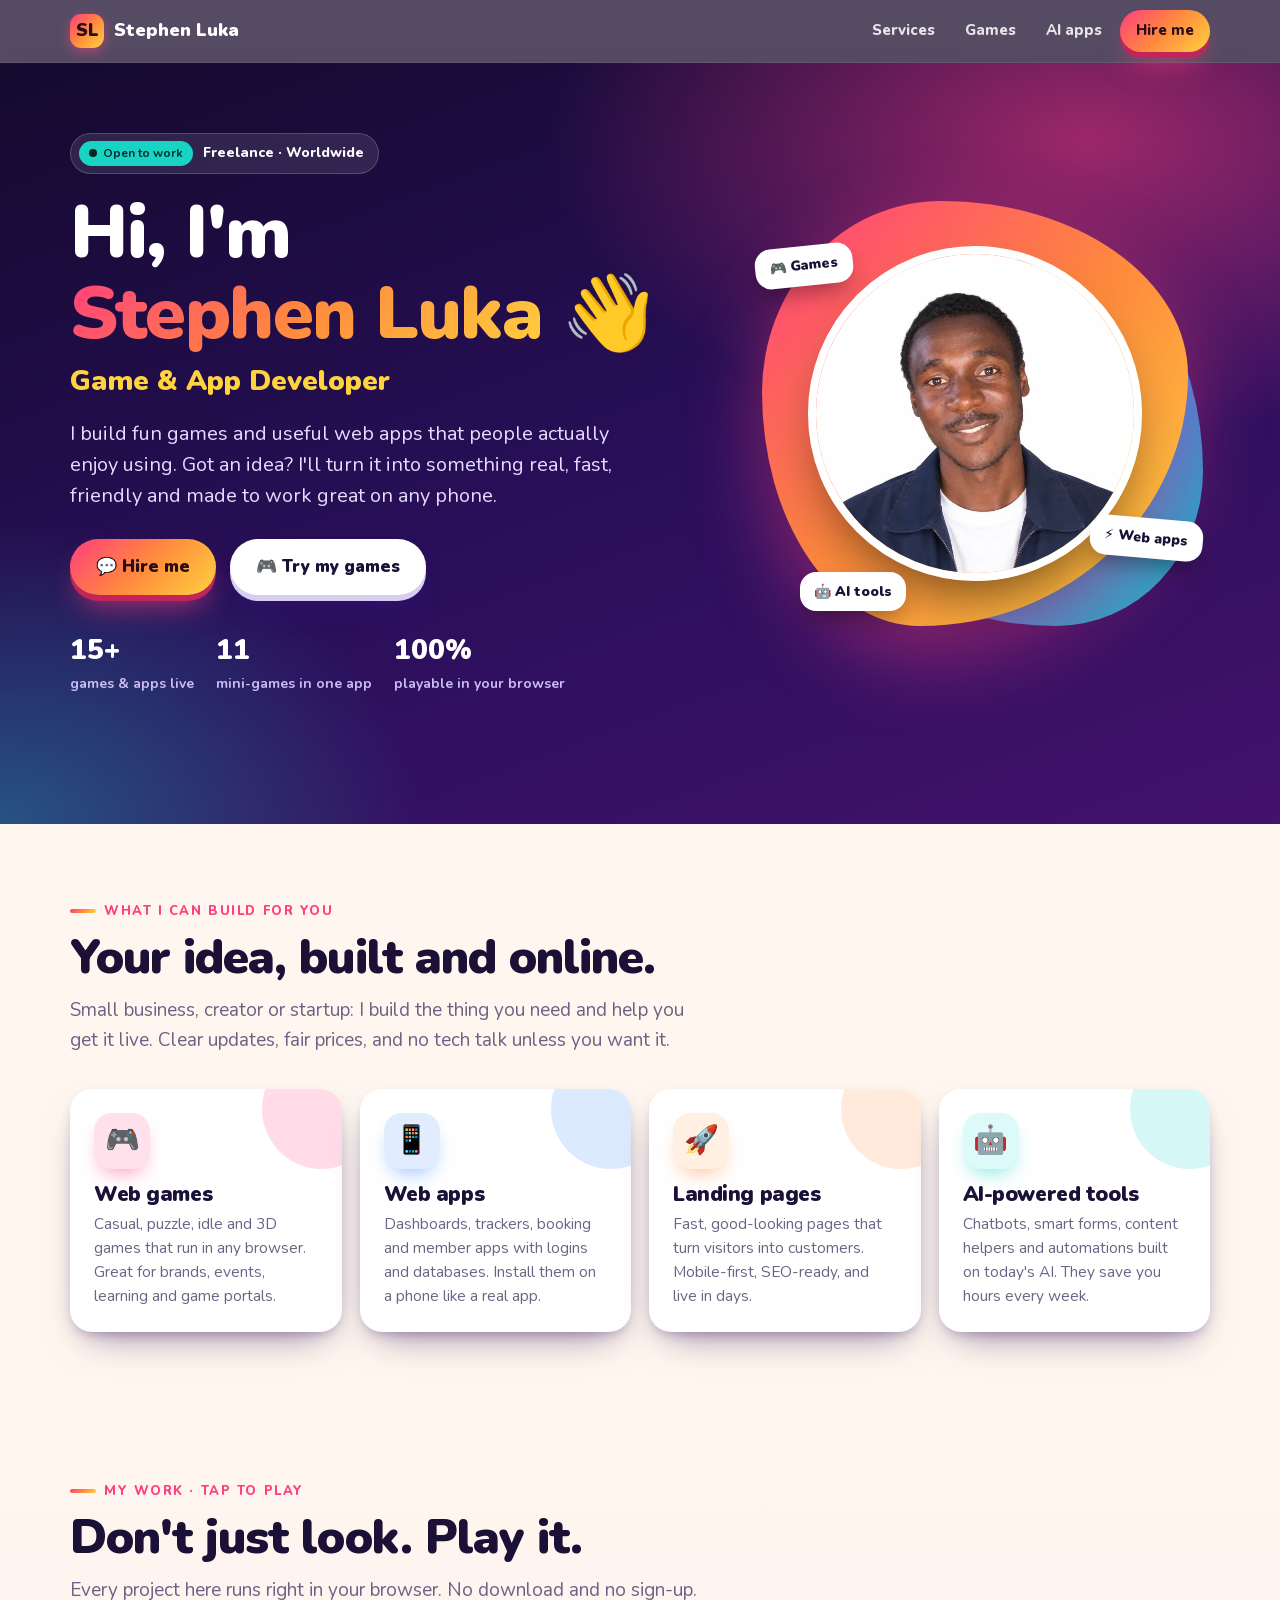
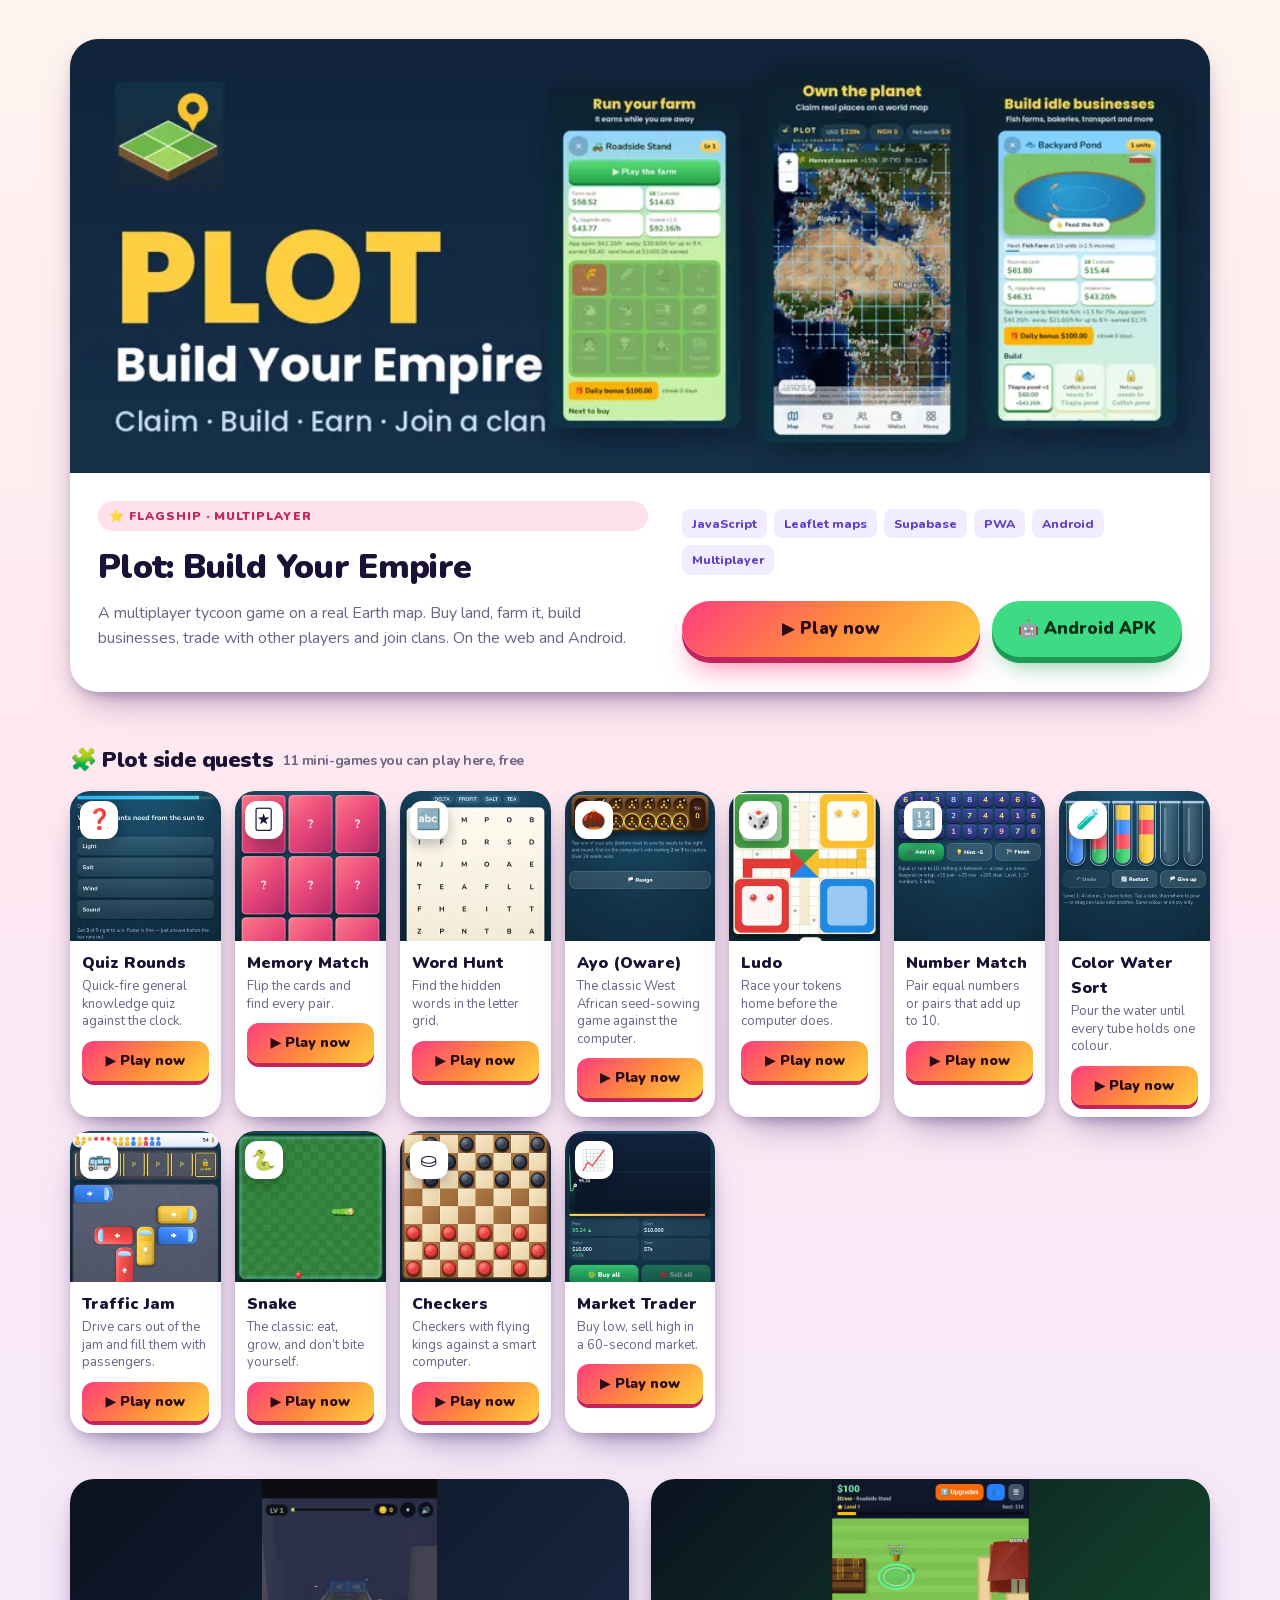
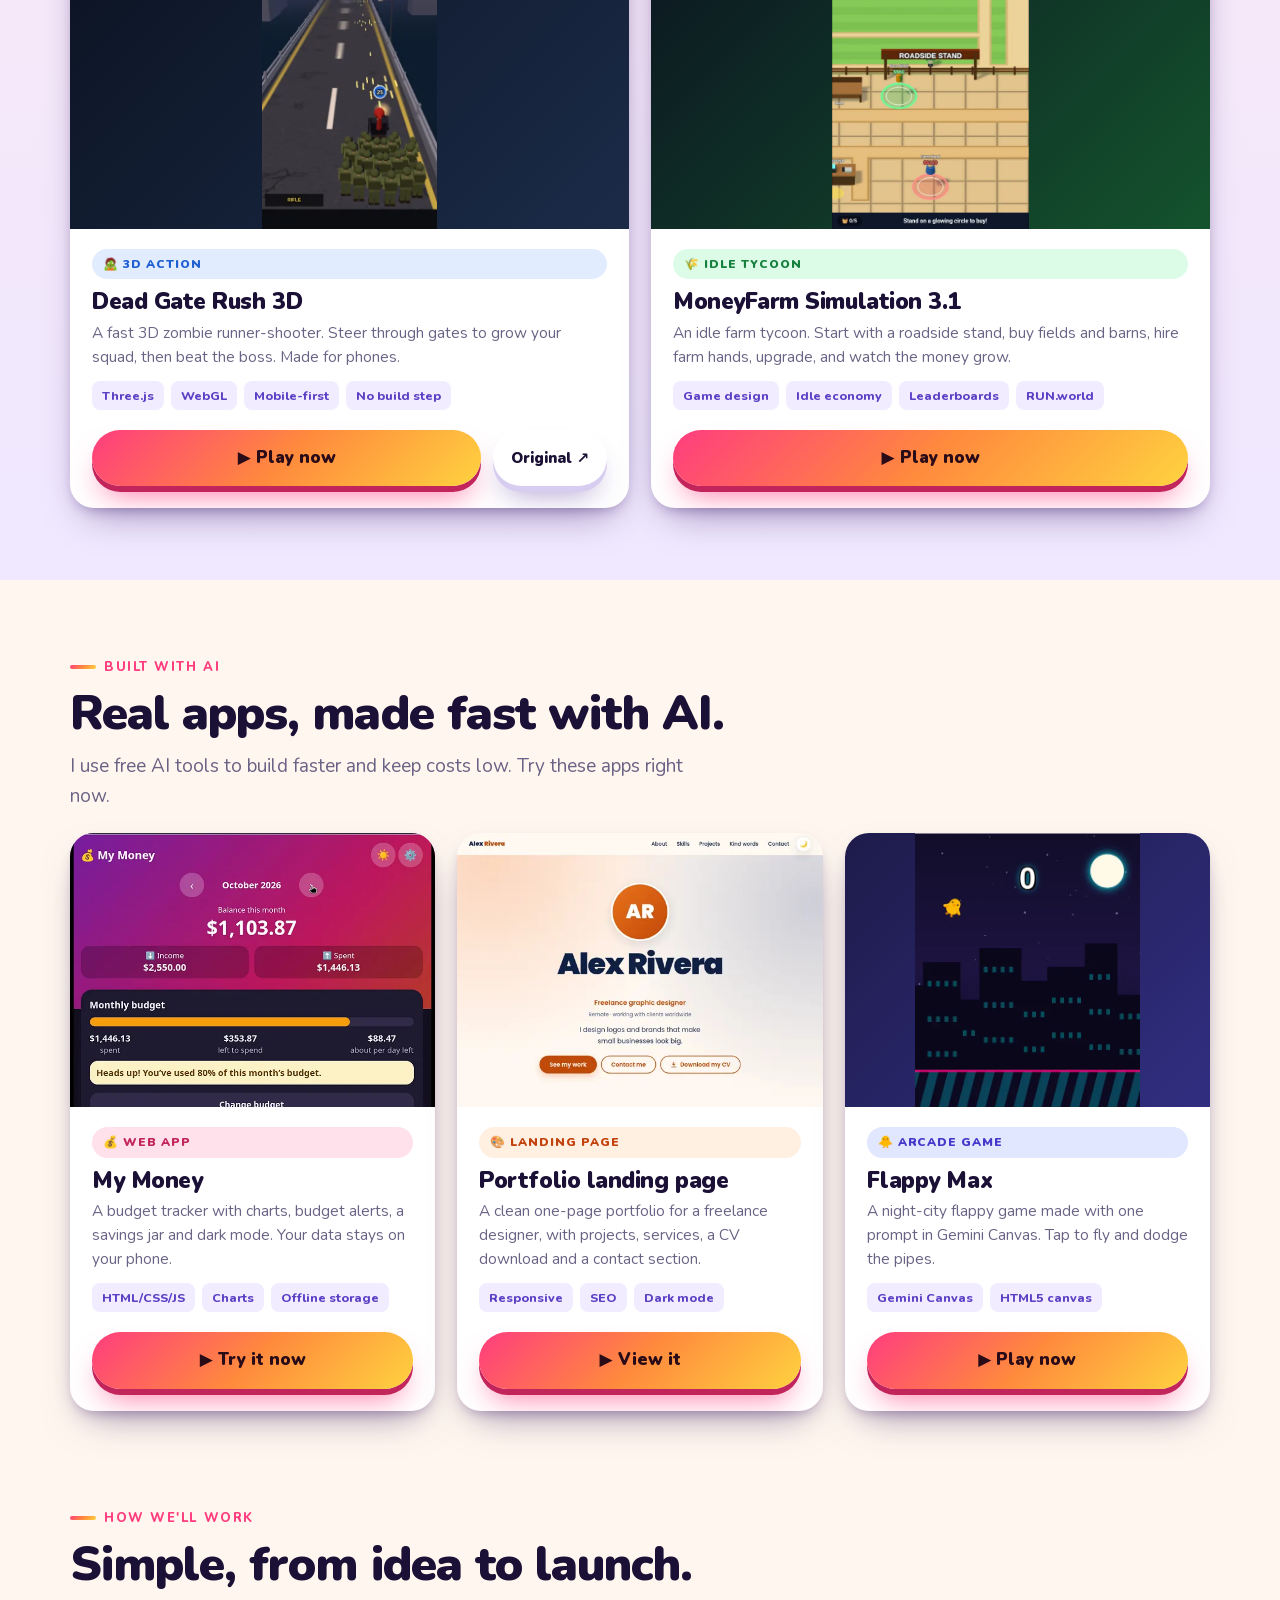
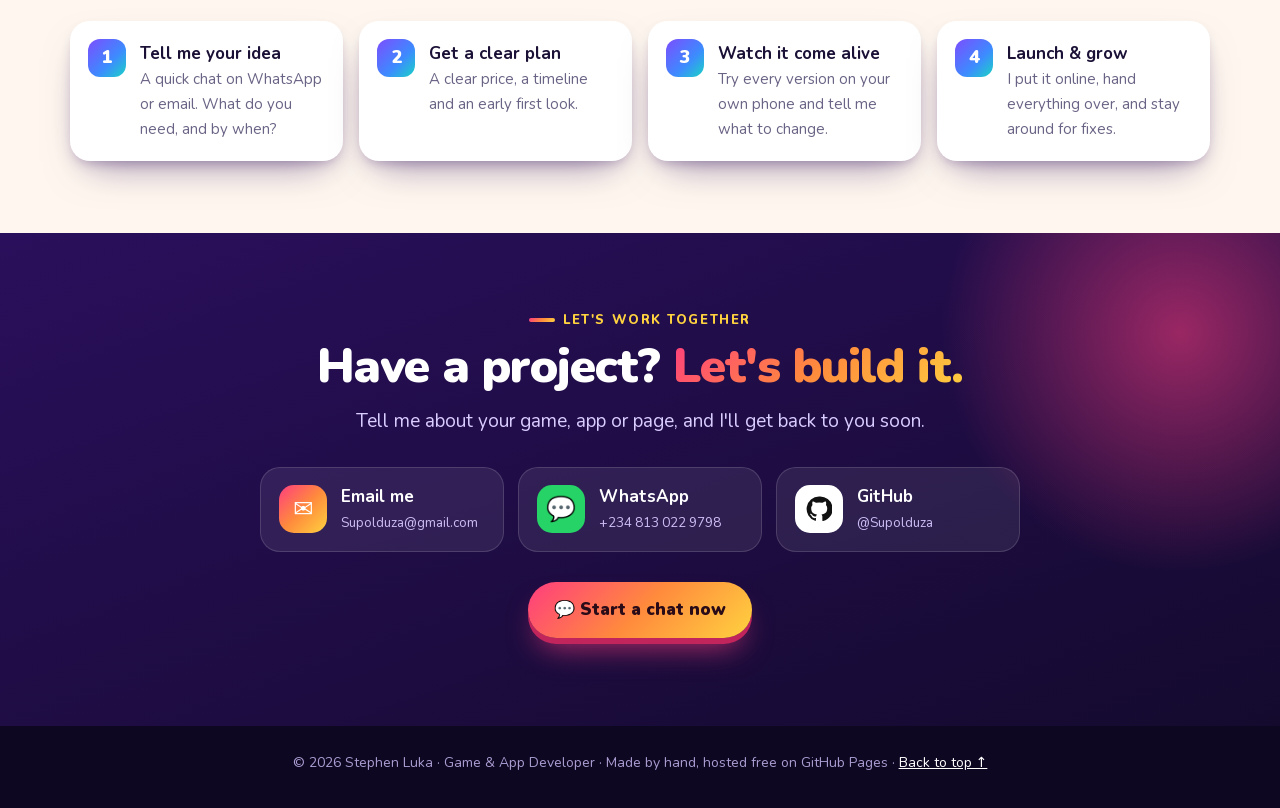
<file: index.html>
<!doctype html>
<html lang="en">
<head>
<meta charset="utf-8">
<meta name="viewport" content="width=device-width,initial-scale=1,viewport-fit=cut">
<title>Stephen Luka · Game &amp; App Developer for hire</title>
<meta name="description" content="Stephen Luka is a freelance game and web app developer. Play his browser games, try his apps, and hire him to build your web game, web app, landing page or AI-powered tool.">
<meta name="author" content="Stephen Luka">
<meta name="keywords" content="Stephen Luka, freelance game developer, web app developer, HTML5 games, landing page, AI tools, hire developer, portfolio">
<link rel="canonical" href="https://supolduza.github.io/portfolio/">
<meta property="og:type" content="website">
<meta property="og:url" content="https://supolduza.github.io/portfolio/">
<meta property="og:title" content="Stephen Luka · Game & App Developer">
<meta property="og:description" content="Fun games and useful web apps, built fast. Play my games right in your browser, then let's build yours.">
<meta property="og:image" content="https://supolduza.github.io/portfolio/img/og.jpg">
<meta property="og:image:width" content="1200"><meta property="og:image:height" content="630">
<meta name="twitter:card" content="summary_large_image">
<meta name="twitter:title" content="Stephen Luka · Game & App Developer">
<meta name="twitter:description" content="Fun games and useful web apps, built fast. Play my games, then let's build yours.">
<meta name="twitter:image" content="https://supolduza.github.io/portfolio/img/og.jpg">
<meta name="theme-color" content="#2a0f5c">
<link rel="icon" href="img/favicon.png"><link rel="apple-touch-icon" href="img/apple-touch-icon.png">
<link rel="preload" href="games/shared/fonts/nunito.woff2" as="font" type="font/woff2" crossorigin>
<script type="application/ld+json">{"@context":"https://schema.org","@type":"Person","name":"Stephen Luka","jobTitle":"Game & App Developer","url":"https://supolduza.github.io/portfolio/","image":"https://supolduza.github.io/portfolio/img/stephen.jpg","email":"mailto:Supolduza@gmail.com","sameAs":["https://github.com/Supolduza"],"knowsAbout":["Web games","Web apps","Landing pages","AI-powered tools","JavaScript","Three.js","Supabase"]}</script>
<style>
@font-face{font-family:Nunito;src:url(games/shared/fonts/nunito.woff2) format('woff2');font-weight:200 1000;font-display:swap}
:root{--ink:#1b1035;--bg:#140a2e;--card:#ffffff;--muted:#6b6385;--pink:#ff3d7f;--orange:#ff8a3d;--yellow:#ffd23f;--teal:#19d3c5;--violet:#7c4dff;--blue:#3d8bff;
 --grad:linear-gradient(135deg,#ff3d7f 0%,#ff8a3d 50%,#ffd23f 100%);--grad2:linear-gradient(135deg,#7c4dff,#3d8bff 60%,#19d3c5);
 --sh:0 1px 0 rgba(255,255,255,.6) inset,0 18px 40px -18px rgba(40,10,90,.55),0 6px 14px -6px rgba(40,10,90,.35);--r:22px}
*{box-sizing:border-box}html{scroll-behavior:smooth}
body{margin:0;font-family:Nunito,system-ui,-apple-system,Segoe UI,Roboto,sans-serif;color:var(--ink);background:#fff7ef;line-height:1.55;-webkit-font-smoothing:antialiased;overflow-x:hidden}
img{max-width:100%;display:block}a{color:inherit}
.wrap{width:min(1140px,100% - 36px);margin:0 auto}
h1,h2,h3{line-height:1.1;margin:0;font-weight:900;letter-spacing:-.02em}
h2{font-size:clamp(30px,5.2vw,48px)}
.kick{display:inline-flex;gap:8px;align-items:center;font-weight:800;font-size:13px;text-transform:uppercase;letter-spacing:.12em;color:var(--pink);margin-bottom:10px}
.kick:before{content:"";width:26px;height:4px;border-radius:4px;background:var(--grad)}
.lead{font-size:clamp(16px,2.2vw,19px);color:var(--muted);max-width:640px;margin:12px 0 0}
section{padding:72px 0;position:relative}
.btn{display:inline-flex;align-items:center;justify-content:center;gap:10px;padding:15px 26px;border-radius:999px;font-weight:900;font-size:17px;text-decoration:none;border:0;cursor:pointer;transition:transform .18s,box-shadow .18s,filter .18s;white-space:nowrap}
.btn:active{transform:translateY(2px) scale(.98)}
.btn.hot{background:var(--grad);color:#2a0b18;box-shadow:0 6px 0 #c2245c,0 18px 30px -10px rgba(255,61,127,.7)}
.btn.hot:hover{transform:translateY(-2px);filter:saturate(1.15)}
.btn.cool{background:#fff;color:var(--ink);box-shadow:0 6px 0 #d7cdf0,0 18px 30px -12px rgba(60,20,140,.45)}
.btn.cool:hover{transform:translateY(-2px)}
.btn.dark{background:var(--ink);color:#fff;box-shadow:0 6px 0 #000,0 16px 26px -12px rgba(0,0,0,.6)}
.btn.sm{padding:11px 18px;font-size:15px}
/* nav */
nav{position:sticky;top:0;z-index:20;backdrop-filter:blur(14px);-webkit-backdrop-filter:blur(14px);background:rgba(20,10,46,.72);border-bottom:1px solid rgba(255,255,255,.08)}
nav .wrap{display:flex;align-items:center;gap:14px;height:62px;color:#fff}
.logo{display:flex;align-items:center;gap:10px;font-weight:900;text-decoration:none;font-size:18px}
.logo i{width:34px;height:34px;border-radius:11px;background:var(--grad);display:grid;place-items:center;font-style:normal;color:#2a0b18;box-shadow:0 4px 12px rgba(255,61,127,.5)}
nav .links{margin-left:auto;display:flex;gap:6px;align-items:center}
nav .links a{text-decoration:none;font-weight:800;font-size:15px;padding:8px 12px;border-radius:999px;opacity:.85}
nav .links a:hover{background:rgba(255,255,255,.1);opacity:1}
nav .links .btn{opacity:1;padding:9px 16px}
@media(max-width:720px){nav .links a:not(.btn){display:none}}
/* hero */
.hero{background:radial-gradient(900px 500px at 85% 10%,rgba(255,61,127,.55),transparent 60%),radial-gradient(700px 500px at 0% 100%,rgba(25,211,197,.35),transparent 60%),linear-gradient(160deg,#140a2e,#2a0f5c 55%,#43126b);color:#fff;padding:46px 0 110px;overflow:hidden}
.hero:after{content:"";position:absolute;left:0;right:0;bottom:-1px;height:70px;background:#fff7ef;clip-path:ellipse(75% 100% at 50% 100%)}
.hero .wrap{display:grid;grid-template-columns:1fr;gap:34px;align-items:center;position:relative;z-index:1}
@media(min-width:900px){.hero .wrap{grid-template-columns:1.15fr .85fr}.hero{padding:70px 0 130px}}
.hello{display:inline-flex;align-items:center;gap:10px;background:rgba(255,255,255,.1);border:1px solid rgba(255,255,255,.18);padding:7px 14px 7px 8px;border-radius:999px;font-weight:800;font-size:14px}
.hello b{background:#19d3c5;color:#062e2b;border-radius:999px;padding:3px 10px;font-size:12px;display:inline-flex;align-items:center;gap:6px}
.hello b:before{content:"";width:8px;height:8px;border-radius:50%;background:#06241f;animation:pulse 1.6s infinite}
@keyframes pulse{50%{opacity:.25}}
.hero h1{font-size:clamp(40px,7.4vw,74px);margin:18px 0 6px}
.wave{font-style:normal;display:inline-block;animation:wave 2.4s ease-in-out infinite;transform-origin:70% 80%}@keyframes wave{0%,60%,100%{transform:rotate(0)}10%,30%{transform:rotate(16deg)}20%,40%{transform:rotate(-8deg)}}
.hero h1 span{background:var(--grad);-webkit-background-clip:text;background-clip:text;color:transparent}
.role{font-size:clamp(20px,3.4vw,28px);font-weight:900;color:#ffd23f;margin:0}
.tag{font-size:clamp(17px,2.3vw,20px);color:#e6dcff;max-width:560px;margin:14px 0 28px}
.cta{display:flex;flex-wrap:wrap;gap:14px}
.stats{display:flex;flex-wrap:wrap;gap:22px;margin-top:34px}
.stats div{font-size:14px;color:#cbbcf3;font-weight:700}.stats b{display:block;font-size:28px;color:#fff;font-weight:900}
.pic{position:relative;justify-self:center;width:min(380px,82vw);aspect-ratio:1}
.pic .blob{position:absolute;inset:-6%;background:var(--grad);border-radius:42% 58% 63% 37%/45% 41% 59% 55%;animation:morph 9s ease-in-out infinite;filter:drop-shadow(0 30px 40px rgba(255,61,127,.45))}
.pic .blob2{position:absolute;inset:4% -10% -6% 8%;background:var(--grad2);border-radius:58% 42% 38% 62%/52% 60% 40% 48%;animation:morph 11s ease-in-out infinite reverse;opacity:.85}
@keyframes morph{50%{border-radius:58% 42% 40% 60%/55% 38% 62% 45%;transform:rotate(6deg)}}
.pic img{position:absolute;inset:6%;width:88%;height:88%;object-fit:cover;border-radius:50%;border:8px solid #fff;box-shadow:0 30px 60px -20px rgba(0,0,0,.6)}
.sticker{position:absolute;background:#fff;color:var(--ink);font-weight:900;font-size:14px;padding:9px 14px;border-radius:16px;box-shadow:0 12px 24px -8px rgba(0,0,0,.45);display:flex;gap:8px;align-items:center;animation:bob 4s ease-in-out infinite;white-space:nowrap}
.sticker.s1{top:6%;left:-8%;transform:rotate(-6deg)}.sticker.s2{bottom:12%;right:-10%;animation-delay:-1.5s;transform:rotate(5deg)}.sticker.s3{bottom:-2%;left:4%;animation-delay:-2.6s}
@keyframes bob{50%{translate:0 -10px}}
@media(max-width:480px){.sticker.s1{left:-2%}.sticker.s2{right:-2%}}
/* services */
.svc{display:grid;grid-template-columns:repeat(auto-fit,minmax(240px,1fr));gap:18px;margin-top:34px}
.s{background:#fff;border-radius:var(--r);padding:24px;box-shadow:var(--sh);position:relative;overflow:hidden;transition:transform .2s}
.s:hover{transform:translateY(-6px) rotate(-.4deg)}
.s .ic{width:56px;height:56px;border-radius:18px;display:grid;place-items:center;font-size:28px;margin-bottom:14px;box-shadow:0 10px 20px -8px var(--c1)}
.s h3{font-size:21px;margin-bottom:6px}.s p{margin:0;color:var(--muted);font-size:15.5px}
.s:after{content:"";position:absolute;right:-40px;top:-40px;width:120px;height:120px;border-radius:50%;background:var(--bgc);opacity:.18}
/* projects */
.proj{background:linear-gradient(180deg,#fff7ef,#ffe9f1 40%,#efe8ff)}
.feat{display:grid;grid-template-columns:1fr;gap:0;background:#fff;border-radius:28px;overflow:hidden;box-shadow:var(--sh);margin-top:34px}
@media(min-width:880px){.feat .body{display:grid;grid-template-columns:1.1fr 1fr;gap:6px 34px;align-items:start}.feat .body .badge,.feat .body h3{grid-column:1}.feat .body p{grid-column:1}.feat .body .tags{grid-column:2;grid-row:1/3;margin-top:8px}.feat .body .row{grid-column:2;grid-row:3/4}}
.feat .shot{background:#12263a;position:relative;min-height:220px}
.feat .shot img{width:100%;height:auto}
.feat .body{padding:28px}
.badge{display:inline-flex;gap:6px;align-items:center;font-size:12px;font-weight:900;text-transform:uppercase;letter-spacing:.08em;padding:6px 11px;border-radius:999px;background:#ffe1ec;color:#c2245c}
.feat h3{font-size:clamp(26px,4vw,34px);margin:12px 0 8px}
.feat p{color:var(--muted);margin:0 0 14px}
.tags{display:flex;flex-wrap:wrap;gap:7px;margin:0 0 20px;padding:0;list-style:none}
.tags li{font-size:12.5px;font-weight:800;padding:5px 10px;border-radius:8px;background:#f1ecff;color:#5b3fc4}
.row{display:flex;flex-wrap:wrap;gap:12px}
.grid{display:grid;grid-template-columns:repeat(auto-fit,minmax(min(100%,300px),1fr));gap:22px;margin-top:22px}
.card{background:#fff;border-radius:24px;overflow:hidden;box-shadow:var(--sh);display:flex;flex-direction:column;transition:transform .2s}
.card:hover{transform:translateY(-6px)}
.card .shot{aspect-ratio:16/10;overflow:hidden;background:var(--g,#2a0f5c);position:relative}
.card .shot img{width:100%;height:100%;object-fit:cover;object-position:top;transition:transform .5s}
.card:hover .shot img{transform:scale(1.05)}
.card .shot.tall img{object-fit:contain;object-position:center}
.card .body{padding:20px 22px 22px;display:flex;flex-direction:column;flex:1}
.card h3{font-size:23px;margin:10px 0 6px}.card p{color:var(--muted);margin:0 0 12px;font-size:15.5px}
.card .row{margin-top:auto}
.play{flex:1;min-width:150px}
.sub{font-size:22px;margin:56px 0 4px;display:flex;align-items:center;gap:10px}
.sub small{font-size:14px;color:var(--muted);font-weight:700}
.sqs{display:grid;grid-template-columns:repeat(auto-fill,minmax(150px,1fr));gap:14px;margin-top:18px}
.sq{position:relative;display:flex;flex-direction:column;background:#fff;border-radius:20px;overflow:hidden;text-decoration:none;box-shadow:var(--sh);transition:transform .2s;animation:pop .5s backwards;animation-delay:var(--d)}
.sq:hover{transform:translateY(-5px) rotate(-1deg)}
.sq img{aspect-ratio:1;height:auto;object-fit:cover;width:100%}
.sq .sqi{position:absolute;top:10px;left:10px;width:38px;height:38px;border-radius:12px;background:#fff;display:grid;place-items:center;font-size:20px;box-shadow:0 6px 14px rgba(0,0,0,.25)}
.sq b{font-size:16px;padding:10px 12px 0;font-weight:900}.sq small{font-size:13px;color:var(--muted);padding:2px 12px 0;line-height:1.35}
.sq em{font-style:normal;font-weight:900;font-size:14px;margin:10px 12px 12px;padding:9px 0;text-align:center;border-radius:12px;background:var(--grad);color:#2a0b18;box-shadow:0 4px 0 #c2245c}
.sq.off{padding-top:56px}.sq.off em{background:#eee8ff;color:#5b3fc4;box-shadow:0 4px 0 #d3c8f7}
@keyframes pop{from{opacity:0;transform:translateY(14px) scale(.96)}}
/* ai strip */
.ai .card .shot{aspect-ratio:4/3}
/* process */
.how{display:grid;grid-template-columns:repeat(auto-fit,minmax(220px,1fr));gap:16px;margin-top:30px;counter-reset:s}
.how div{background:#fff;border-radius:20px;padding:20px 20px 20px 70px;position:relative;box-shadow:var(--sh)}
.how div:before{counter-increment:s;content:counter(s);position:absolute;left:18px;top:18px;width:38px;height:38px;border-radius:12px;background:var(--grad2);color:#fff;font-weight:900;display:grid;place-items:center;font-size:18px}
.how b{display:block;font-size:17px}.how span{color:var(--muted);font-size:15px}
/* contact */
.contact{background:linear-gradient(160deg,#2a0f5c,#140a2e);color:#fff;overflow:hidden}
.contact:before{content:"";position:absolute;width:520px;height:520px;right:-160px;top:-160px;border-radius:50%;background:radial-gradient(circle,rgba(255,61,127,.55),transparent 65%)}
.contact .box{position:relative;text-align:center;max-width:760px;margin:0 auto}
.contact h2 span{background:var(--grad);-webkit-background-clip:text;background-clip:text;color:transparent}
.contact .lead{color:#d9ccff;margin:14px auto 30px}
.ways{display:grid;grid-template-columns:repeat(auto-fit,minmax(200px,1fr));gap:14px}
.way{display:flex;align-items:center;gap:14px;text-align:left;background:rgba(255,255,255,.08);border:1px solid rgba(255,255,255,.14);border-radius:20px;padding:16px 18px;text-decoration:none;transition:transform .2s,background .2s}
.way:hover{transform:translateY(-4px);background:rgba(255,255,255,.14)}
.way i{width:48px;height:48px;border-radius:15px;display:grid;place-items:center;font-style:normal;font-size:24px;flex:none}
.way b{display:block;font-size:17px}.way small{color:#cbbcf3;font-size:13.5px;word-break:break-all}
footer{background:#0e0722;color:#a99cd0;text-align:center;padding:26px 0 34px;font-size:14px}
footer a{color:#fff}
.reveal{opacity:0;transform:translateY(24px);transition:opacity .6s,transform .6s}.reveal.in{opacity:1;transform:none}
@media(prefers-reduced-motion:reduce){*{animation:none!important;transition:none!important}.reveal{opacity:1;transform:none}}
.apk{background:#3ddc84;color:#06311a;box-shadow:0 6px 0 #1f9a55,0 16px 26px -12px rgba(30,150,80,.7)}
</style>
</head>
<body>
<nav><div class="wrap"><a class="logo" href="#top"><i>SL</i>Stephen Luka</a>
<div class="links"><a href="#services">Services</a><a href="#games">Games</a><a href="#ai">AI apps</a><a class="btn hot sm" href="#contact">Hire me</a></div></div></nav>

<header class="hero" id="top"><div class="wrap">
 <div>
  <span class="hello"><b>Open to work</b> Freelance · Worldwide</span>
  <h1>Hi, I'm <span>Stephen&nbsp;Luka</span>&nbsp;<i class="wave">👋</i></h1>
  <p class="role">Game &amp; App Developer</p>
  <p class="tag">I build fun games and useful web apps that people actually enjoy using. Got an idea? I'll turn it into something real, fast, friendly and made to work great on any phone.</p>
  <div class="cta"><a class="btn hot" href="#contact">💬 Hire me</a><a class="btn cool" href="#games">🎮 Try my games</a></div>
  <div class="stats"><div><b>15+</b>games &amp; apps live</div><div><b>11</b>mini-games in one app</div><div><b>100%</b>playable in your browser</div></div>
 </div>
 <div class="pic"><div class="blob2"></div><div class="blob"></div>
  <picture><source srcset="img/stephen.webp" type="image/webp"><img src="img/stephen.jpg" alt="Stephen Luka, smiling" width="600" height="600" fetchpriority="high"></picture>
  <span class="sticker s1">🎮 Games</span><span class="sticker s2">⚡ Web apps</span><span class="sticker s3">🤖 AI tools</span></div>
</div></header>

<section id="services"><div class="wrap">
 <span class="kick">What I can build for you</span>
 <h2>Your idea, built and online.</h2>
 <p class="lead">Small business, creator or startup: I build the thing you need and help you get it live. Clear updates, fair prices, and no tech talk unless you want it.</p>
 <div class="svc">
  <div class="s reveal" style="--c1:rgba(255,61,127,.6);--bgc:#ff3d7f"><div class="ic" style="background:#ffe1ec">🎮</div><h3>Web games</h3><p>Casual, puzzle, idle and 3D games that run in any browser. Great for brands, events, learning and game portals.</p></div>
  <div class="s reveal" style="--c1:rgba(61,139,255,.6);--bgc:#3d8bff"><div class="ic" style="background:#e1edff">📱</div><h3>Web apps</h3><p>Dashboards, trackers, booking and member apps with logins and databases. Install them on a phone like a real app.</p></div>
  <div class="s reveal" style="--c1:rgba(255,138,61,.6);--bgc:#ff8a3d"><div class="ic" style="background:#fff0e1">🚀</div><h3>Landing pages</h3><p>Fast, good-looking pages that turn visitors into customers. Mobile-first, SEO-ready, and live in days.</p></div>
  <div class="s reveal" style="--c1:rgba(25,211,197,.6);--bgc:#19d3c5"><div class="ic" style="background:#dcfaf7">🤖</div><h3>AI-powered tools</h3><p>Chatbots, smart forms, content helpers and automations built on today's AI. They save you hours every week.</p></div>
 </div>
</div></section>

<section class="proj" id="games"><div class="wrap">
 <span class="kick">My work · tap to play</span>
 <h2>Don't just look. Play it.</h2>
 <p class="lead">Every project here runs right in your browser. No download and no sign-up.</p>

 <article class="feat reveal">
  <div class="shot"><img src="img/plot.webp" alt="Plot: Build Your Empire, a multiplayer tycoon game on a real Earth map" width="960" height="365" loading="lazy"></div>
  <div class="body"><span class="badge">⭐ Flagship · Multiplayer</span>
   <h3>Plot: Build Your Empire</h3>
   <p>A multiplayer tycoon game on a real Earth map. Buy land, farm it, build businesses, trade with other players and join clans. On the web and Android.</p>
   <ul class="tags"><li>JavaScript</li><li>Leaflet maps</li><li>Supabase</li><li>PWA</li><li>Android</li><li>Multiplayer</li></ul>
   <div class="row"><a class="btn hot play" href="https://plot-game.pages.dev" target="_blank" rel="noopener">▶ Play now</a><a class="btn apk" href="https://plot-game.pages.dev/download/plot.apk" rel="noopener">🤖 Android APK</a></div>
  </div>
 </article>

 <h3 class="sub">🧩 Plot side quests <small>11 mini-games you can play here, free</small></h3>
 <div class="sqs">
<a class="sq" href="games/quiz-rounds/" style="--d:0ms"><img src="img/sq-quiz-rounds.webp" alt="Quiz Rounds screenshot" loading="lazy" width="300" height="300"><span class="sqi">❓</span><b>Quiz Rounds</b><small>Quick-fire general knowledge quiz against the clock.</small><em>▶ Play now</em></a>
<a class="sq" href="games/memory-match/" style="--d:40ms"><img src="img/sq-memory-match.webp" alt="Memory Match screenshot" loading="lazy" width="300" height="300"><span class="sqi">🃏</span><b>Memory Match</b><small>Flip the cards and find every pair.</small><em>▶ Play now</em></a>
<a class="sq" href="games/word-hunt/" style="--d:80ms"><img src="img/sq-word-hunt.webp" alt="Word Hunt screenshot" loading="lazy" width="300" height="300"><span class="sqi">🔤</span><b>Word Hunt</b><small>Find the hidden words in the letter grid.</small><em>▶ Play now</em></a>
<a class="sq" href="games/ayo/" style="--d:120ms"><img src="img/sq-ayo.webp" alt="Ayo (Oware) screenshot" loading="lazy" width="300" height="300"><span class="sqi">🌰</span><b>Ayo (Oware)</b><small>The classic West African seed-sowing game against the computer.</small><em>▶ Play now</em></a>
<a class="sq" href="games/ludo/" style="--d:160ms"><img src="img/sq-ludo.webp" alt="Ludo screenshot" loading="lazy" width="300" height="300"><span class="sqi">🎲</span><b>Ludo</b><small>Race your tokens home before the computer does.</small><em>▶ Play now</em></a>
<a class="sq" href="games/number-match/" style="--d:200ms"><img src="img/sq-number-match.webp" alt="Number Match screenshot" loading="lazy" width="300" height="300"><span class="sqi">🔢</span><b>Number Match</b><small>Pair equal numbers or pairs that add up to 10.</small><em>▶ Play now</em></a>
<a class="sq" href="games/water-sort/" style="--d:240ms"><img src="img/sq-water-sort.webp" alt="Color Water Sort screenshot" loading="lazy" width="300" height="300"><span class="sqi">🧪</span><b>Color Water Sort</b><small>Pour the water until every tube holds one colour.</small><em>▶ Play now</em></a>
<a class="sq" href="games/traffic-jam/" style="--d:280ms"><img src="img/sq-traffic-jam.webp" alt="Traffic Jam screenshot" loading="lazy" width="300" height="300"><span class="sqi">🚌</span><b>Traffic Jam</b><small>Drive cars out of the jam and fill them with passengers.</small><em>▶ Play now</em></a>
<a class="sq" href="games/snake/" style="--d:320ms"><img src="img/sq-snake.webp" alt="Snake screenshot" loading="lazy" width="300" height="300"><span class="sqi">🐍</span><b>Snake</b><small>The classic: eat, grow, and don’t bite yourself.</small><em>▶ Play now</em></a>
<a class="sq" href="games/checkers/" style="--d:360ms"><img src="img/sq-checkers.webp" alt="Checkers screenshot" loading="lazy" width="300" height="300"><span class="sqi">⛀</span><b>Checkers</b><small>Checkers with flying kings against a smart computer.</small><em>▶ Play now</em></a>
<a class="sq" href="games/market-trader/" style="--d:400ms"><img src="img/sq-market-trader.webp" alt="Market Trader screenshot" loading="lazy" width="300" height="300"><span class="sqi">📈</span><b>Market Trader</b><small>Buy low, sell high in a 60-second market.</small><em>▶ Play now</em></a>
 </div>

 <div class="grid" style="margin-top:46px">
  <article class="card reveal">
   <div class="shot tall" style="--g:linear-gradient(135deg,#0b1220,#1b2b48)"><img src="img/dgr-2-gameplay.webp" alt="Dead Gate Rush 3D gameplay" width="390" height="780" loading="lazy"></div>
   <div class="body"><span class="badge" style="background:#e1edff;color:#1f5fd1">🧟 3D action</span>
    <h3>Dead Gate Rush 3D</h3><p>A fast 3D zombie runner-shooter. Steer through gates to grow your squad, then beat the boss. Made for phones.</p>
    <ul class="tags"><li>Three.js</li><li>WebGL</li><li>Mobile-first</li><li>No build step</li></ul>
    <div class="row"><a class="btn hot play" href="games/dead-gate-rush/">▶ Play now</a><a class="btn cool sm" href="https://supolduza.github.io/dead-gate-rush/" target="_blank" rel="noopener">Original ↗</a></div></div>
  </article>
  <article class="card reveal">
   <div class="shot tall" style="--g:linear-gradient(135deg,#0b1220,#14532d)"><img src="img/moneyfarm.webp" alt="MoneyFarm Simulation gameplay" width="480" height="852" loading="lazy"></div>
   <div class="body"><span class="badge" style="background:#dcfce7;color:#15803d">🌾 Idle tycoon</span>
    <h3>MoneyFarm Simulation 3.1</h3><p>An idle farm tycoon. Start with a roadside stand, buy fields and barns, hire farm hands, upgrade, and watch the money grow.</p>
    <ul class="tags"><li>Game design</li><li>Idle economy</li><li>Leaderboards</li><li>RUN.world</li></ul>
    <div class="row"><a class="btn hot play" href="https://w.run/lucasjnr/version-31-moneyfarm-simulation-idle-tycoon-game" target="_blank" rel="noopener">▶ Play now</a></div></div>
  </article>
 </div>
</div></section>

<section id="ai" class="ai"><div class="wrap">
 <span class="kick">Built with AI</span>
 <h2>Real apps, made fast with AI.</h2>
 <p class="lead">I use free AI tools to build faster and keep costs low. Try these apps right now.</p>
 <div class="grid">
  <article class="card reveal">
   <div class="shot" style="--g:linear-gradient(135deg,#7b1fa2,#e91e63)"><img src="img/mymoney.webp" alt="My Money budget tracker app" width="720" height="827" loading="lazy"></div>
   <div class="body"><span class="badge">💰 Web app</span><h3>My Money</h3><p>A budget tracker with charts, budget alerts, a savings jar and dark mode. Your data stays on your phone.</p>
    <ul class="tags"><li>HTML/CSS/JS</li><li>Charts</li><li>Offline storage</li></ul>
    <div class="row"><a class="btn hot play" href="apps/my-money/">▶ Try it now</a></div></div>
  </article>
  <article class="card reveal">
   <div class="shot" style="--g:#fff4ec"><img src="img/portfolio-demo.webp" alt="Alex Rivera portfolio landing page demo" width="720" height="450" loading="lazy"></div>
   <div class="body"><span class="badge" style="background:#fff0e1;color:#c2410c">🎨 Landing page</span><h3>Portfolio landing page</h3><p>A clean one-page portfolio for a freelance designer, with projects, services, a CV download and a contact section.</p>
    <ul class="tags"><li>Responsive</li><li>SEO</li><li>Dark mode</li></ul>
    <div class="row"><a class="btn hot play" href="apps/portfolio-demo/">▶ View it</a></div></div>
  </article>
  <article class="card reveal">
   <div class="shot tall" style="--g:linear-gradient(135deg,#1e1b4b,#312e81)"><img src="img/flappy.webp" alt="Flappy Max game made with Gemini" width="480" height="585" loading="lazy"></div>
   <div class="body"><span class="badge" style="background:#e0e7ff;color:#4338ca">🐥 Arcade game</span><h3>Flappy Max</h3><p>A night-city flappy game made with one prompt in Gemini Canvas. Tap to fly and dodge the pipes.</p>
    <ul class="tags"><li>Gemini Canvas</li><li>HTML5 canvas</li></ul>
    <div class="row"><a class="btn hot play" href="https://share.gemini.google/jvyMQvbiiDHQ" target="_blank" rel="noopener">▶ Play now</a></div></div>
  </article>
 </div>
</div></section>

<section style="padding-top:20px"><div class="wrap">
 <span class="kick">How we'll work</span><h2>Simple, from idea to launch.</h2>
 <div class="how"><div class="reveal"><b>Tell me your idea</b><span>A quick chat on WhatsApp or email. What do you need, and by when?</span></div>
 <div class="reveal"><b>Get a clear plan</b><span>A clear price, a timeline and an early first look.</span></div>
 <div class="reveal"><b>Watch it come alive</b><span>Try every version on your own phone and tell me what to change.</span></div>
 <div class="reveal"><b>Launch &amp; grow</b><span>I put it online, hand everything over, and stay around for fixes.</span></div></div>
</div></section>

<section class="contact" id="contact"><div class="wrap"><div class="box">
 <span class="kick" style="color:#ffd23f">Let's work together</span>
 <h2>Have a project? <span>Let's build it.</span></h2>
 <p class="lead">Tell me about your game, app or page, and I'll get back to you soon.</p>
 <div class="ways">
  <a class="way" href="mailto:Supolduza@gmail.com?subject=Project%20enquiry"><i style="background:var(--grad)">✉️</i><span><b>Email me</b><small>Supolduza@gmail.com</small></span></a>
  <a class="way" href="https://wa.me/2348130229798" target="_blank" rel="noopener"><i style="background:#25d366">💬</i><span><b>WhatsApp</b><small>+234 813 022 9798</small></span></a>
  <a class="way" href="https://github.com/Supolduza" target="_blank" rel="noopener"><i style="background:#fff;color:#111"><svg width="26" height="26" viewBox="0 0 24 24" aria-hidden="true"><path fill="#111" d="M12 .5a11.5 11.5 0 0 0-3.6 22.4c.6.1.8-.3.8-.6v-2c-3.2.7-3.9-1.5-3.9-1.5-.5-1.3-1.3-1.7-1.3-1.7-1-.7.1-.7.1-.7 1.2.1 1.8 1.2 1.8 1.2 1 1.8 2.8 1.3 3.5 1 .1-.8.4-1.3.7-1.6-2.6-.3-5.3-1.3-5.3-5.7 0-1.3.5-2.3 1.2-3.1-.1-.3-.5-1.5.1-3.1 0 0 1-.3 3.2 1.2a11 11 0 0 1 5.8 0c2.2-1.5 3.2-1.2 3.2-1.2.6 1.6.2 2.8.1 3.1.8.8 1.2 1.9 1.2 3.1 0 4.4-2.7 5.4-5.3 5.7.4.4.8 1.1.8 2.2v3.3c0 .3.2.7.8.6A11.5 11.5 0 0 0 12 .5z"/></svg></i><span><b>GitHub</b><small>@Supolduza</small></span></a>
 </div>
 <p style="margin-top:30px"><a class="btn hot" href="https://wa.me/2348130229798?text=Hi%20Stephen%2C%20I%20saw%20your%20portfolio%20and%20I%27d%20like%20to%20talk%20about%20a%20project." target="_blank" rel="noopener">💬 Start a chat now</a></p>
</div></div></section>

<footer><div class="wrap">© <span id="yr">2026</span> Stephen Luka · Game &amp; App Developer · Made by hand, hosted free on GitHub Pages · <a href="#top">Back to top ↑</a></div></footer>
<script>
document.getElementById('yr').textContent=new Date().getFullYear();
(function(){var els=document.querySelectorAll('.reveal');if(!('IntersectionObserver' in window)){els.forEach(function(e){e.classList.add('in')});return}
var io=new IntersectionObserver(function(es){es.forEach(function(e){if(e.isIntersecting){e.target.classList.add('in');io.unobserve(e.target)}})},{rootMargin:'0px 0px -8% 0px'});els.forEach(function(e){io.observe(e)})})();
</script>
</body>
</html>
</file>
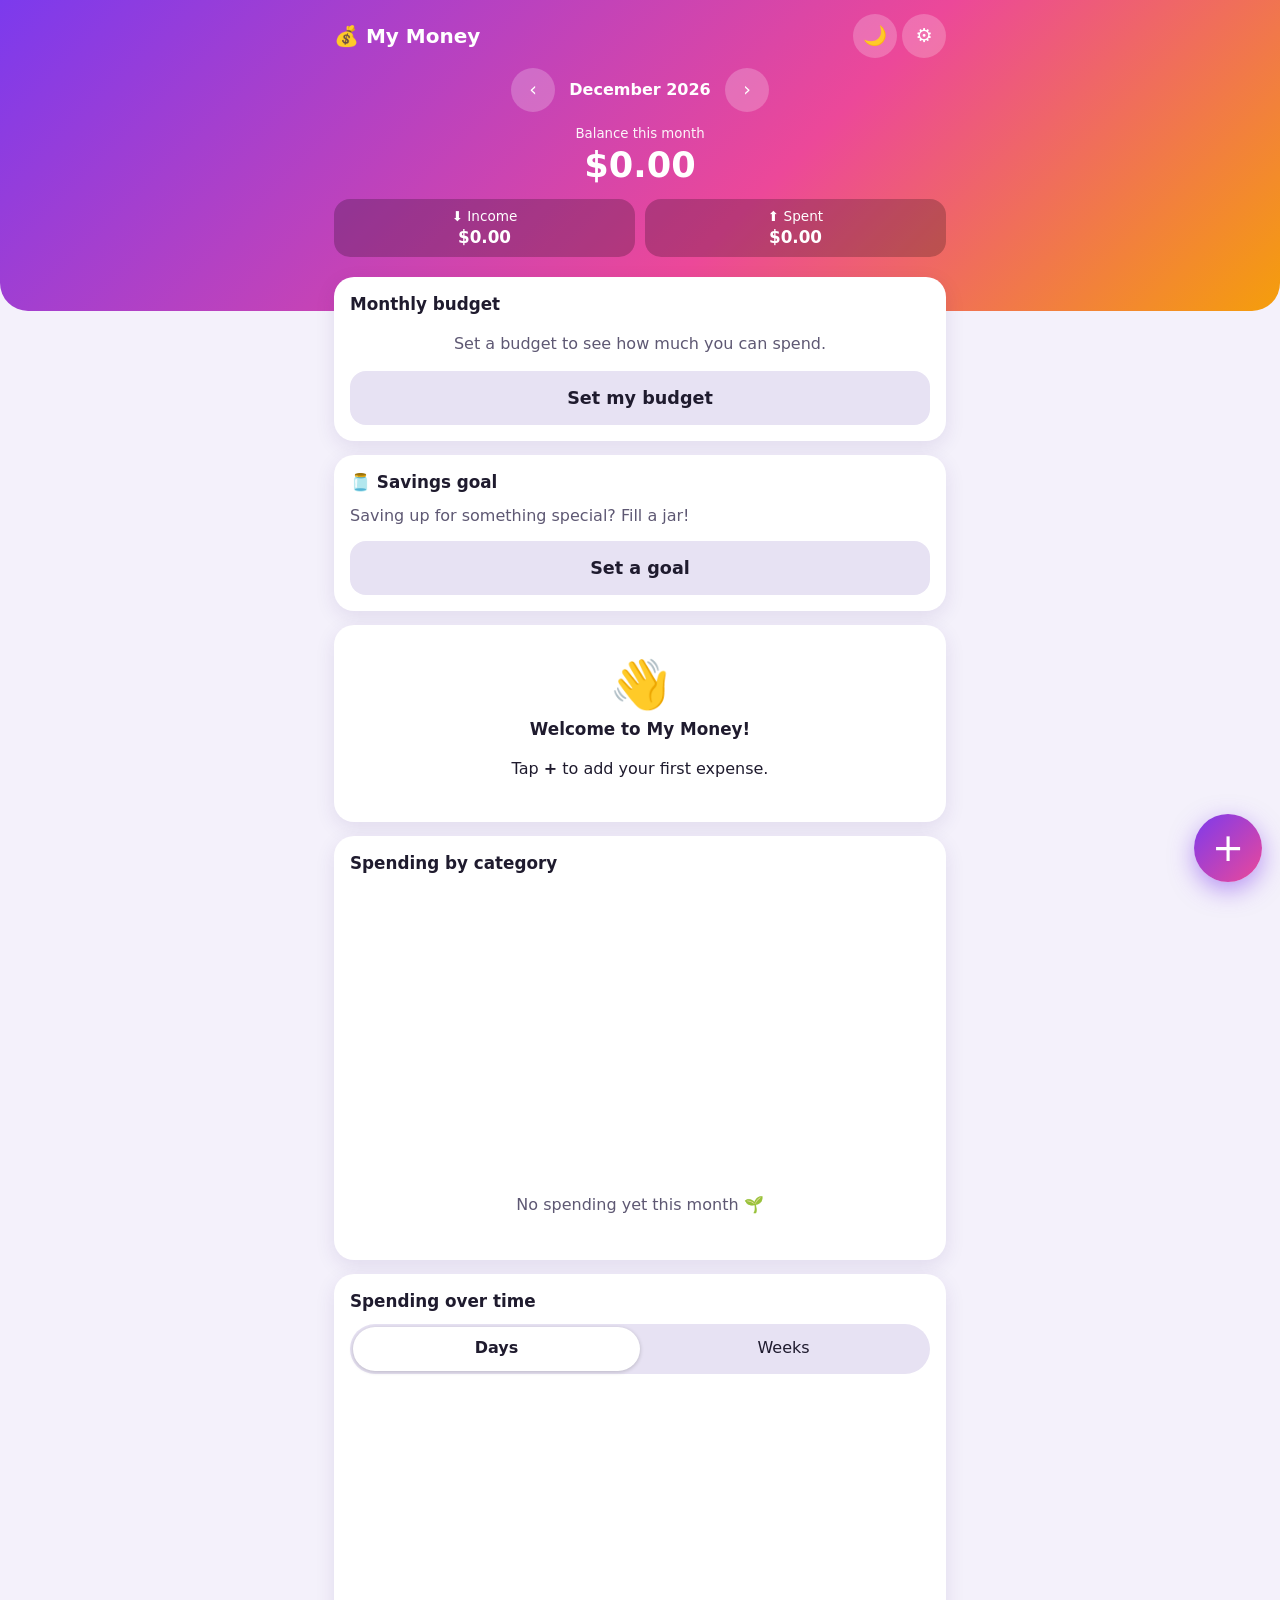
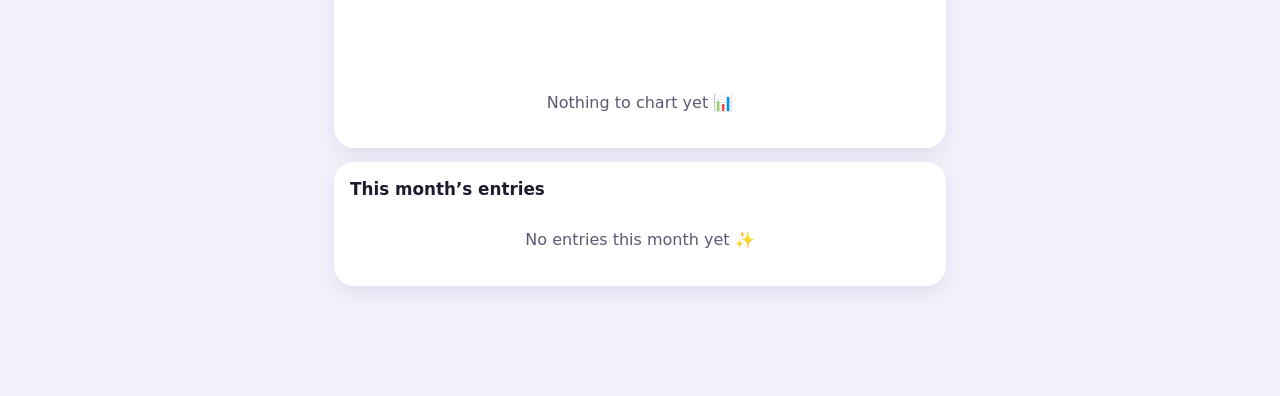
<file: apps/my-money/index.html>
<!DOCTYPE html>
<html lang="en">
<head>
<meta charset="utf-8">
<title>My Money</title>
<meta name="viewport" content="width=device-width, initial-scale=1, viewport-fit=cover">
<meta name="theme-color" content="#6d28d9">
<meta name="mobile-web-app-capable" content="yes">
<meta name="apple-mobile-web-app-capable" content="yes">
<meta name="apple-mobile-web-app-title" content="My Money">
<meta name="apple-mobile-web-app-status-bar-style" content="black-translucent">
<link rel="icon" href="data:image/svg+xml,<svg xmlns='http://www.w3.org/2000/svg' viewBox='0 0 100 100'><text y='.9em' font-size='90'>💰</text></svg>">
<style>
/* ===== COLOURS (edit me) ===== */
:root{--bg:#f4f1fb;--card:#fff;--text:#1f1b2e;--muted:#5e5873;--line:#e7e2f3;--exp:#c2264b;--inc:#0b8a55;--ok:#16a34a;--warn:#f59e0b;--bad:#dc2626;--g1:#7c3aed;--g2:#ec4899;--g3:#f59e0b;
box-sizing:border-box;padding-top:env(safe-area-inset-top,0px);padding-bottom:env(safe-area-inset-bottom,0px);color-scheme:light}
@media(prefers-color-scheme:dark){:root:not([data-theme="light"]){--bg:#14111f;--card:#1f1b30;--text:#f1eefb;--muted:#b3acc9;--line:#322c4a;--exp:#ff7a96;--inc:#4ade9a;--g1:#5b21b6;--g2:#be185d;--g3:#b45309;color-scheme:dark}}
:root[data-theme="dark"]{--bg:#14111f;--card:#1f1b30;--text:#f1eefb;--muted:#b3acc9;--line:#322c4a;--exp:#ff7a96;--inc:#4ade9a;--g1:#5b21b6;--g2:#be185d;--g3:#b45309;color-scheme:dark}
*{box-sizing:border-box}
html{scroll-padding-top:env(safe-area-inset-top,0px)}
body{margin:0;background:var(--bg);color:var(--text);font:16px/1.4 system-ui,-apple-system,"Segoe UI",Roboto,sans-serif;overflow-x:hidden;padding-bottom:110px}
body::before{content:"";position:fixed;inset:0 0 auto;height:env(safe-area-inset-top,0px);background:var(--g1);z-index:5}
button,input,select{font:inherit;color:inherit}
button{cursor:pointer;min-height:44px}
.wrap{max-width:640px;margin:0 auto;padding:0 14px}
header{background:linear-gradient(135deg,var(--g1),var(--g2) 60%,var(--g3));color:#fff;padding:14px 0 54px;border-radius:0 0 28px 28px}
.top{display:flex;justify-content:space-between;align-items:center}
h1{font-size:1.25rem;margin:0}h2{font-size:1.05rem;margin:0 0 10px}
.ib{background:rgba(255,255,255,.22);border:0;border-radius:50%;width:44px;color:#fff;font-size:1.2rem}
.months{display:flex;align-items:center;justify-content:center;gap:10px;margin:10px 0}
.months span{font-weight:700;min-width:150px;text-align:center}
.bal{text-align:center}.bal small{opacity:.95}.bal b{display:block;font-size:2.2rem;line-height:1.2}
.row3{display:flex;gap:10px;margin-top:12px}
.pill{flex:1;background:rgba(0,0,0,.22);border-radius:16px;padding:8px 10px;text-align:center;font-size:.85rem}.pill b{display:block;font-size:1.05rem}
.card{background:var(--card);border-radius:20px;padding:16px;margin-top:14px;box-shadow:0 6px 20px rgba(60,30,120,.10)}
.pull{margin-top:-34px}
.bar{height:16px;background:var(--line);border-radius:99px;overflow:hidden;margin:10px 0}
.bar i{display:block;height:100%;border-radius:99px;background:var(--ok);transition:width .5s,background .3s}
.stats{display:flex;justify-content:space-between;gap:6px;text-align:center;font-size:.85rem;color:var(--muted)}.stats b{display:block;color:var(--text);font-size:1rem}
.banner{border-radius:14px;padding:10px 12px;margin-top:10px;font-weight:600}
.banner.warn{background:#fef3c7;color:#6b4300}.banner.bad{background:#fee2e2;color:#8a1111}
.note{font-size:.8rem;background:#fef3c7;color:#6b4300;border-radius:10px;padding:6px 10px;margin-top:10px}
.welcome{text-align:center;padding:26px 16px}.welcome .big{font-size:3rem}
.seg{display:flex;background:var(--line);border-radius:99px;padding:3px}.seg button{flex:1;border:0;background:none;border-radius:99px}.seg button.on{background:var(--card);font-weight:700;box-shadow:0 1px 4px rgba(0,0,0,.2)}
.legend{list-style:none;padding:0;margin:10px 0 0}.legend li{display:flex;align-items:center;gap:8px;padding:4px 0}.legend .sw{width:12px;height:12px;border-radius:4px;flex:none}.legend .n{flex:1}
canvas{width:100%;display:block}
.empty{color:var(--muted);text-align:center;padding:18px 0}
.date{font-size:.8rem;font-weight:700;color:var(--muted);margin:14px 0 4px;text-transform:uppercase}
.entry{display:flex;align-items:center;gap:10px;border-bottom:1px solid var(--line);padding:6px 0}
.entry .main{flex:1;display:flex;align-items:center;gap:10px;background:none;border:0;text-align:left;min-width:0;padding:0}
.emo{font-size:1.5rem;width:40px;height:40px;display:grid;place-items:center;background:var(--bg);border-radius:12px;flex:none}
.txt{min-width:0}.txt b,.txt small{display:block;overflow:hidden;text-overflow:ellipsis;white-space:nowrap}.txt small{color:var(--muted)}
.amt{font-weight:700;white-space:nowrap}.amt.e{color:var(--exp)}.amt.i{color:var(--inc)}
.del{background:none;border:0;width:40px;font-size:1.1rem}
.fab{position:fixed;right:max(18px,env(safe-area-inset-right));bottom:calc(18px + env(safe-area-inset-bottom,0px));width:68px;height:68px;border-radius:50%;border:0;color:#fff;font-size:2.4rem;background:linear-gradient(135deg,var(--g1),var(--g2));box-shadow:0 8px 24px rgba(124,58,237,.5);z-index:10}
.ov{position:fixed;inset:0;background:rgba(10,5,25,.55);display:flex;align-items:flex-end;justify-content:center;z-index:20}
.sheet{background:var(--card);width:100%;max-width:560px;max-height:92%;overflow:auto;border-radius:24px 24px 0 0;padding:18px 16px calc(18px + env(safe-area-inset-bottom,0px))}
.sheet label{display:block;font-weight:600;margin:12px 0 4px}
.sheet input:not([type=checkbox]),.sheet select{width:100%;min-height:48px;border:2px solid var(--line);border-radius:14px;background:var(--bg);padding:6px 12px}
.sheet input:focus,.sheet select:focus,button:focus-visible{outline:3px solid var(--g1);outline-offset:2px}
#amount{font-size:2rem;font-weight:700;text-align:center}
.chips{display:flex;flex-wrap:wrap;gap:8px}.chip{border:2px solid var(--line);background:var(--bg);border-radius:99px;padding:6px 12px;min-height:44px}.chip.on{border-color:var(--g1);background:var(--g1);color:#fff;font-weight:700}
.btn{width:100%;min-height:54px;border:0;border-radius:16px;font-weight:700;font-size:1.1rem;margin-top:14px;background:linear-gradient(135deg,var(--g1),var(--g2));color:#fff}
.btn.sec{background:var(--line);color:var(--text)}.btn.dng{background:var(--bad);color:#fff}
.two{display:flex;gap:8px}.two input:first-child{width:80px;text-align:center}
textarea{width:100%;height:80px;margin-top:8px;border-radius:10px;border:1px solid var(--line);background:var(--bg);color:var(--text)}
.goal{display:flex;gap:14px;align-items:center}.goal svg{width:110px;flex:none}.goal .info{flex:1;min-width:0}.goal .info b{font-size:1.1rem}.goal .info p{margin:4px 0;color:var(--muted);font-size:.9rem}.goal .info .pc{color:var(--text);font-weight:700}
.goalbtns{display:flex;gap:8px}.goalbtns .btn{margin-top:12px;min-height:48px;font-size:1rem}
.info .done{font-weight:700;color:var(--inc);font-size:1.05rem}
.confetti{display:none;position:relative;height:0;overflow:visible;pointer-events:none}.confetti i{position:absolute;top:0;width:8px;height:12px;border-radius:2px;opacity:0}
@media(prefers-reduced-motion:no-preference){.confetti{display:block}.confetti i{animation:fall 2.4s ease-out forwards}@keyframes fall{0%{opacity:1;transform:translateY(0) rotate(0)}100%{opacity:0;transform:translateY(240px) rotate(540deg)}}}
@media(prefers-reduced-motion:no-preference){.sheet{animation:up .25s}.card,.entry{animation:pop .3s}.fab{transition:transform .15s}.fab:active{transform:scale(.9)}@keyframes up{from{transform:translateY(40px);opacity:0}}@keyframes pop{from{transform:scale(.97);opacity:0}}}
@media(prefers-reduced-motion:reduce){*{animation:none!important;transition:none!important}}
@media(min-width:700px){.ov{align-items:center}.sheet{border-radius:24px}}
</style>
</head>
<body>
<header><div class="wrap">
 <div class="top"><h1>💰 My Money</h1><div><button class="ib" id="theme" aria-label="Switch dark or light mode">🌙</button> <button class="ib" id="gear" aria-label="Open settings">⚙️</button></div></div>
 <div class="months"><button class="ib" id="prev" aria-label="Previous month">‹</button><span id="mlabel" aria-live="polite"></span><button class="ib" id="next" aria-label="Next month">›</button></div>
 <div class="bal"><small>Balance this month</small><b id="bal"></b></div>
 <div class="row3"><div class="pill">⬇️ Income<b id="inc"></b></div><div class="pill">⬆️ Spent<b id="spent"></b></div></div>
</div></header>
<main class="wrap">
 <div id="notice"></div>
 <section class="card pull" id="budgetCard" aria-labelledby="bh"></section>
 <section class="card" id="goalCard" aria-labelledby="gh"></section>
 <section class="card welcome" id="welcome"><div class="big">👋</div><h2>Welcome to My Money!</h2><p>Tap <b>+</b> to add your first expense.</p></section>
 <section class="card" aria-labelledby="ch"><h2 id="ch">Spending by category</h2><canvas id="donut"></canvas><div id="donutEmpty" class="empty">No spending yet this month 🌱</div><ul class="legend" id="legend"></ul></section>
 <section class="card" aria-labelledby="bh2"><div class="top"><h2 id="bh2">Spending over time</h2></div><div class="seg" role="group" aria-label="Chart period"><button id="byDay" class="on">Days</button><button id="byWeek">Weeks</button></div><canvas id="bars" style="margin-top:10px"></canvas><div id="barsEmpty" class="empty">Nothing to chart yet 📊</div></section>
 <section class="card" aria-labelledby="lh"><h2 id="lh">This month’s entries</h2><div id="list"></div></section>
</main>
<button class="fab" id="fab" aria-label="Add expense or income">+</button>
<div id="modal"></div>
<script>
/* ===== CATEGORIES (edit me): [emoji, name] ===== */
const EXPENSE_CATS=[["🍔","Food"],["🛒","Groceries"],["🚌","Transport"],["🏠","Rent & Home"],["💡","Bills"],["🛍️","Shopping"],["💊","Health"],["🎉","Fun"],["📚","Education"],["📦","Other"]];
const INCOME_CATS=[["💼","Salary"],["💰","Side hustle"],["🎁","Gift"],["➕","Other income"]];
/* ===== CURRENCIES (edit me): [Intl code, symbol, name, decimals] ===== */
const CURRENCIES=[["USD","$","US dollar",2],["EUR","€","Euro",2],["GBP","£","British pound",2],["NGN","₦","Nigerian naira",2],["INR","₹","Indian rupee",2],["JPY","¥","Japanese yen",0],["PHP","₱","Philippine peso",2],["KES","KSh","Kenyan shilling",2],["ZAR","R","South African rand",2],["BRL","R$","Brazilian real",2],["CAD","C$","Canadian dollar",2],["AUD","A$","Australian dollar",2],["GHS","₵","Ghanaian cedi",2],["AED","د.إ","UAE dirham",2]];
/* ===== CHART COLOURS (edit me) ===== */
const PALETTE=["#7c3aed","#ec4899","#f59e0b","#10b981","#3b82f6","#ef4444","#14b8a6","#a855f7","#f97316","#64748b","#84cc16","#06b6d4"];

const KEY="mymoney.v1",$=id=>document.getElementById(id);
let mem=null,preview=false;
function load(){try{const r=localStorage.getItem(KEY);return r?JSON.parse(r):null}catch(e){preview=true;return mem}}
function save(){mem=S;try{localStorage.setItem(KEY,JSON.stringify(S))}catch(e){preview=true}}
const S=Object.assign({entries:[],budget:0,cur:"USD",theme:"",custom:[],goal:null},load()||{});
const now=new Date();let V={y:now.getFullYear(),m:now.getMonth()},chartMode="day";
const pad=n=>String(n).padStart(2,"0"),ymd=d=>`${d.getFullYear()}-${pad(d.getMonth()+1)}-${pad(d.getDate())}`;
const esc=s=>String(s).replace(/[&<>"]/g,c=>({"&":"&amp;","<":"&lt;",">":"&gt;",'"':"&quot;"}[c]));
const cur=()=>CURRENCIES.find(c=>c[0]===S.cur)||CURRENCIES[0];
const money=n=>{const c=cur();return(n<0?"-":"")+c[1]+new Intl.NumberFormat(undefined,{minimumFractionDigits:c[3],maximumFractionDigits:c[3]}).format(Math.abs(n))};
const cats=t=>(t==="income"?INCOME_CATS:EXPENSE_CATS).concat(S.custom.filter(c=>c[2]===t).map(c=>[c[0],c[1]]));
const catEmoji=(t,n)=>(cats(t).find(c=>c[1]===n)||["📦"])[0];
const mKey=()=>`${V.y}-${pad(V.m+1)}`;
const monthEntries=()=>S.entries.filter(e=>e.date.startsWith(mKey()));

function applyTheme(){const dark=S.theme?S.theme==="dark":matchMedia("(prefers-color-scheme:dark)").matches;if(S.theme)document.documentElement.dataset.theme=S.theme;$("theme").textContent=dark?"☀️":"🌙"}

function render(){
 const es=monthEntries(),inc=es.filter(e=>e.type==="income").reduce((a,e)=>a+e.amt,0),sp=es.filter(e=>e.type==="expense").reduce((a,e)=>a+e.amt,0);
 $("mlabel").textContent=new Date(V.y,V.m,1).toLocaleDateString(undefined,{month:"long",year:"numeric"});
 $("bal").textContent=money(inc-sp);$("inc").textContent=money(inc);$("spent").textContent=money(sp);
 $("notice").innerHTML=preview?'<div class="note">Preview mode: saving starts once your app is online.</div>':"";
 $("welcome").hidden=S.entries.length>0;
 // budget
 const b=S.budget,pct=b>0?sp/b*100:0,dim=new Date(V.y,V.m+1,0).getDate();
 let left=dim;if(V.y===now.getFullYear()&&V.m===now.getMonth())left=dim-now.getDate()+1;else if(new Date(V.y,V.m,1)<new Date(now.getFullYear(),now.getMonth(),1))left=0;
 const col=pct>=100?"var(--bad)":pct>=80?"var(--warn)":"var(--ok)";
 let h='<h2 id="bh">Monthly budget</h2>';
 if(!b)h+='<p class="empty" style="padding:0">Set a budget to see how much you can spend.</p><button class="btn sec" id="setB" style="margin-top:0">Set my budget</button>';
 else{h+=`<div class="bar" role="progressbar" aria-valuenow="${Math.round(pct)}" aria-valuemin="0" aria-valuemax="100" aria-label="Budget used"><i style="width:${Math.min(100,pct)}%;background:${col}"></i></div>
 <div class="stats"><div><b>${money(sp)}</b>spent</div><div><b>${money(Math.max(0,b-sp))}</b>left to spend</div><div><b>${left?money(Math.max(0,(b-sp)/left)):"–"}</b>about per day left</div></div>`;
 if(pct>=100)h+=`<div class="banner bad" role="status">Oops! You’re ${money(sp-b)} over this month’s budget.</div>`;
 else if(pct>=80)h+=`<div class="banner warn" role="status">Heads up! You’ve used ${Math.round(pct)}% of this month’s budget.</div>`;
 h+='<button class="btn sec" id="setB" style="min-height:44px;font-size:.95rem">Change budget</button>'}
 $("budgetCard").innerHTML=h;if($("setB"))$("setB").onclick=openSettings;
 renderList(es);charts(es);renderGoal();
}
function renderList(es){
 if(!es.length){$("list").innerHTML='<div class="empty">No entries this month yet ✨</div>';return}
 const sorted=es.slice().sort((a,b)=>b.date.localeCompare(a.date)||b.id-a.id);let h="",last="";
 for(const e of sorted){
  if(e.date!==last){last=e.date;const d=new Date(e.date+"T12:00:00");h+=`<div class="date">${d.toLocaleDateString(undefined,{weekday:"short",day:"numeric",month:"short"})}</div>`}
  const x=e.type==="income";
  h+=`<div class="entry"><button class="main" data-edit="${e.id}" aria-label="Edit ${esc(e.cat)} ${money(e.amt)}"><span class="emo">${catEmoji(e.type,e.cat)}</span><span class="txt"><b>${esc(e.note||e.cat)}</b><small>${esc(e.cat)}</small></span></button><span class="amt ${x?"i":"e"}">${x?"+":"-"}${money(e.amt)}</span><button class="del" data-del="${e.id}" aria-label="Delete ${esc(e.cat)} entry">🗑️</button></div>`}
 $("list").innerHTML=h;
}
document.addEventListener("click",ev=>{
 const ed=ev.target.closest("[data-edit]"),dl=ev.target.closest("[data-del]");
 if(ed)openForm(S.entries.find(e=>e.id==ed.dataset.edit));
 if(dl)ask("Delete this?","Delete",()=>{S.entries=S.entries.filter(e=>e.id!=dl.dataset.del);save();render()});
});

/* savings goal: {name,target,date,saved} stored in S.goal */
let confetti=false;
const JAR="M28 30h44v10q9 5 9 16v44q0 12-12 12H31q-12 0-12-12V56q0-11 9-16z";
function renderGoal(){
 const g=S.goal,el=$("goalCard");
 if(!g){el.innerHTML='<h2 id="gh">🫙 Savings goal</h2><p style="margin:0;color:var(--muted)">Saving up for something special? Fill a jar!</p><button class="btn sec" id="setG">Set a goal</button>';$("setG").onclick=()=>openGoal();return}
 const p=g.target>0?Math.min(100,g.saved/g.target*100):0,left=Math.max(0,g.target-g.saved),h=82*p/100;
 let wk="";
 if(g.date&&left>0){const days=Math.ceil((new Date(g.date+"T23:59:59")-new Date())/864e5);wk=days>0?`<p>Save about <b class="pc">${money(left/Math.max(1,Math.ceil(days/7)))}</b> a week to make it</p>`:"<p>Your target date has passed. Pick a new one?</p>"}
 let cf="";
 if(confetti){confetti=false;const cols=["#ec4899","#f59e0b","#10b981","#3b82f6","#7c3aed"];for(let i=0;i<28;i++)cf+=`<i style="left:${i*3.6}%;background:${cols[i%5]};animation-delay:${(i%7)*.12}s"></i>`;cf=`<div class="confetti" aria-hidden="true">${cf}</div>`}
 el.innerHTML=`${cf}<h2 id="gh">🫙 Savings goal</h2><div class="goal"><svg viewBox="0 0 100 130" role="img" aria-label="Jar ${Math.round(p)}% full"><defs><clipPath id="jc"><path d="${JAR}"/></clipPath></defs><rect x="26" y="14" width="48" height="14" rx="6" style="fill:var(--g1)"/><path d="${JAR}" style="fill:var(--bg)"/><g clip-path="url(#jc)"><rect x="0" y="${112-h}" width="100" height="${h+2}" style="fill:var(--g2)"/><rect x="0" y="${112-h}" width="100" height="5" style="fill:var(--g3);opacity:.7"/></g><path d="${JAR}" fill="none" style="stroke:var(--g1)" stroke-width="3"/><circle cx="42" cy="78" r="2.5" style="fill:var(--text)"/><circle cx="58" cy="78" r="2.5" style="fill:var(--text)"/><path d="M44 86q6 6 12 0" fill="none" style="stroke:var(--text)" stroke-width="2" stroke-linecap="round"/></svg>
 <div class="info"><b>${esc(g.name)}</b><p><span class="pc">${Math.round(p)}% saved</span> · ${money(g.saved)} of ${money(g.target)}</p>${p>=100?'<p class="done">You did it! 🎉</p>':`<p>${money(left)} left</p>`}${wk}</div></div>
 <div class="goalbtns"><button class="btn" id="jarAdd">+ Add to jar</button><button class="btn sec" id="editG">Edit goal</button></div>`;
 $("jarAdd").onclick=openJar;$("editG").onclick=()=>openGoal(g);
}
function openGoal(g){
 $("modal").innerHTML=`<div class="ov"><div class="sheet" role="dialog" aria-label="Savings goal"><h2>🫙 Savings goal</h2>
 <label for="gn">What are you saving for?</label><input id="gn" maxlength="40" placeholder="New phone" value="${g?esc(g.name):""}">
 <label for="gt">Target amount (${cur()[1]})</label><input id="gt" inputmode="decimal" placeholder="0" value="${g?g.target:""}">
 <label for="gd">Target date (optional)</label><input id="gd" type="date" value="${g&&g.date||""}">
 <button class="btn" id="gs">Save goal</button>${g?'<button class="btn dng" id="gx">Remove goal</button>':""}<button class="btn sec" id="gc">Cancel</button></div></div>`;
 $("gn").focus();$("gc").onclick=close;
 if(g)$("gx").onclick=()=>ask("Delete this?","Delete",()=>{S.goal=null;save();render()});
 $("gs").onclick=()=>{const t=parseFloat($("gt").value.replace(",","."));if(!(t>0)){$("gt").style.borderColor="var(--bad)";$("gt").focus();return}
  S.goal={name:$("gn").value.trim()||"My goal",target:Math.round(t*100)/100,date:$("gd").value,saved:g?g.saved:0};save();close();render()};
}
function openJar(){let mode="in",keep="";const draw=()=>{
 $("modal").innerHTML=`<div class="ov"><div class="sheet" role="dialog" aria-label="Add to jar"><h2>🫙 ${esc(S.goal.name)}</h2>
 <div class="seg" role="group" aria-label="Put in or take out"><button data-m="in" class="${mode==="in"?"on":""}">+ Put in</button><button data-m="out" class="${mode==="out"?"on":""}">− Take out</button></div>
 <label for="ja">Amount (${cur()[1]})</label><input id="ja" inputmode="decimal" placeholder="0" autocomplete="off" value="${keep}" style="font-size:2rem;font-weight:700;text-align:center">
 <button class="btn" id="js">${mode==="in"?"Add to jar":"Take out"}</button><button class="btn sec" id="jc2">Cancel</button></div></div>`;
 $("ja").focus();
 document.querySelectorAll("[data-m]").forEach(b=>b.onclick=()=>{keep=$("ja").value;mode=b.dataset.m;draw()});
 $("jc2").onclick=close;
 $("js").onclick=()=>{const a=parseFloat($("ja").value.replace(",","."));if(!(a>0)){$("ja").style.borderColor="var(--bad)";return}
  const g=S.goal,was=g.saved>=g.target;g.saved=Math.max(0,Math.round((g.saved+(mode==="in"?a:-a))*100)/100);
  if(!was&&g.saved>=g.target)confetti=true;save();close();render()};
};draw()}

/* charts */
function setup(c,h){const w=c.parentElement.clientWidth-32,d=window.devicePixelRatio||1;c.width=w*d;c.height=h*d;c.style.height=h+"px";const x=c.getContext("2d");x.scale(d,d);return[x,w]}
function charts(es){
 const ex=es.filter(e=>e.type==="expense"),tot=ex.reduce((a,e)=>a+e.amt,0),txt=getComputedStyle(document.documentElement).getPropertyValue("--muted");
 $("donut").hidden=$("bars").hidden=!tot;$("donutEmpty").hidden=$("barsEmpty").hidden=!!tot;$("legend").innerHTML="";
 if(!tot)return;
 const by={};ex.forEach(e=>by[e.cat]=(by[e.cat]||0)+e.amt);
 const list=Object.entries(by).sort((a,b)=>b[1]-a[1]);
 let[x,w]=setup($("donut"),200),cx=w/2,r=85,a=-Math.PI/2;
 list.forEach(([n,v],i)=>{const s=v/tot*Math.PI*2;x.beginPath();x.arc(cx,100,r,a,a+s);x.arc(cx,100,r*.6,a+s,a,true);x.closePath();x.fillStyle=PALETTE[i%PALETTE.length];x.fill();a+=s});
 x.fillStyle=getComputedStyle(document.body).color;x.textAlign="center";x.font="700 16px system-ui";x.fillText(money(tot),cx,106);
 $("legend").innerHTML=list.map(([n,v],i)=>`<li><span class="sw" style="background:${PALETTE[i%PALETTE.length]}"></span><span class="n">${catEmoji("expense",n)} ${esc(n)}</span><b>${money(v)}</b> <span style="color:var(--muted);width:44px;text-align:right">${Math.round(v/tot*100)}%</span></li>`).join("");
 // bars
 const dim=new Date(V.y,V.m+1,0).getDate(),n=chartMode==="day"?dim:Math.ceil(dim/7),vals=Array(n).fill(0);
 ex.forEach(e=>{const d=+e.date.slice(8);vals[chartMode==="day"?d-1:Math.floor((d-1)/7)]+=e.amt});
 [x,w]=setup($("bars"),180);const mx=Math.max(...vals),bw=w/n,base=150;
 vals.forEach((v,i)=>{const h=v/mx*(base-14);x.fillStyle=PALETTE[0];x.beginPath();x.roundRect?x.roundRect(i*bw+bw*.15,base-h,bw*.7,h,4):x.rect(i*bw+bw*.15,base-h,bw*.7,h);x.fill();
  if(chartMode==="week"||i===0||(i+1)%5===0){x.fillStyle=txt;x.font="11px system-ui";x.textAlign="center";x.fillText(chartMode==="day"?i+1:"W"+(i+1),i*bw+bw/2,base+16)}});
 x.fillStyle=txt;x.textAlign="left";x.font="11px system-ui";x.fillText("Top: "+money(mx),0,10);
}
function setMode(m){chartMode=m;$("byDay").classList.toggle("on",m==="day");$("byWeek").classList.toggle("on",m==="week");render()}
$("byDay").onclick=()=>setMode("day");$("byWeek").onclick=()=>setMode("week");
addEventListener("resize",()=>render());

/* dialogs */
function close(){$("modal").innerHTML=""}
function ask(msg,label,fn){$("modal").innerHTML=`<div class="ov"><div class="sheet" role="alertdialog" aria-label="${esc(msg)}"><h2>${esc(msg)}</h2><button class="btn dng" id="yes">${label}</button><button class="btn sec" id="no">Cancel</button></div></div>`;$("yes").onclick=()=>{close();fn()};$("no").onclick=close;$("no").focus()}
function openForm(ent){
 let t=ent?ent.type:"expense",cat=ent?ent.cat:cats(t)[0][1];
 const draw=()=>{
  $("modal").innerHTML=`<div class="ov"><div class="sheet" role="dialog" aria-label="${ent?"Edit entry":"Add entry"}"><h2>${ent?"Edit entry":"Add something"}</h2>
  <div class="seg" role="group" aria-label="Type"><button data-t="expense" class="${t==="expense"?"on":""}">⬆️ Expense</button><button data-t="income" class="${t==="income"?"on":""}">⬇️ Income</button></div>
  <label for="amount">Amount (${cur()[1]})</label><input id="amount" inputmode="decimal" pattern="[0-9]*[.,]?[0-9]*" placeholder="0" autocomplete="off" value="${ent?ent.amt:keepAmt}">
  <label>Category</label><div class="chips">${cats(t).map(c=>`<button class="chip ${c[1]===cat?"on":""}" data-c="${esc(c[1])}">${c[0]} ${esc(c[1])}</button>`).join("")}<button class="chip" id="newc">➕ New</button></div>
  <div id="newrow" hidden><label>My own category</label><div class="two"><input id="ne" maxlength="4" placeholder="😀" aria-label="Emoji"><input id="nn" placeholder="Name" aria-label="Category name"><button class="chip" id="addc">Add</button></div></div>
  <label for="note">Note (optional)</label><input id="note" maxlength="80" value="${ent?esc(ent.note):""}">
  <label for="date">Date</label><input id="date" type="date" value="${ent?ent.date:ymd(now)}">
  <button class="btn" id="save">Save</button><button class="btn sec" id="cancel">Cancel</button></div></div>`;
  $("amount").focus();
  document.querySelectorAll("[data-t]").forEach(b=>b.onclick=()=>{keepAmt=$("amount").value;t=b.dataset.t;cat=cats(t)[0][1];draw()});
  document.querySelectorAll("[data-c]").forEach(b=>b.onclick=()=>{cat=b.dataset.c;document.querySelectorAll("[data-c]").forEach(x=>x.classList.toggle("on",x===b))});
  $("newc").onclick=()=>{$("newrow").hidden=false;$("ne").focus()};
  $("addc").onclick=()=>{const e=$("ne").value.trim(),n=$("nn").value.trim();if(!e||!n)return;keepAmt=$("amount").value;S.custom.push([e,n,t]);cat=n;save();draw()};
  $("cancel").onclick=close;
  $("save").onclick=()=>{const a=parseFloat($("amount").value.replace(",","."));if(!(a>0)){$("amount").style.borderColor="var(--bad)";$("amount").focus();return}
   const o={type:t,amt:Math.round(a*100)/100,cat,note:$("note").value.trim(),date:$("date").value||ymd(now)};
   if(ent)Object.assign(ent,o);else S.entries.push(Object.assign({id:Date.now()},o));
   const d=new Date(o.date+"T12:00:00");V={y:d.getFullYear(),m:d.getMonth()};save();close();render()};
 };
 let keepAmt="";draw();
}
function csvFor(all){const rows=[["date","type","category","note","amount","currency"]];S.entries.filter(e=>all||e.date.startsWith(mKey())).sort((a,b)=>a.date.localeCompare(b.date)).forEach(e=>rows.push([e.date,e.type,e.cat,e.note,e.amt,S.cur]));return rows.map(r=>r.map(v=>'"'+String(v).replace(/"/g,'""')+'"').join(",")).join("\n")}
function exportCsv(all){const csv=csvFor(all);try{const a=document.createElement("a");a.href=URL.createObjectURL(new Blob([csv],{type:"text/csv"}));a.download=all?"my-money-all.csv":`my-money-${mKey()}.csv`;document.body.appendChild(a);a.click();a.remove()}catch(e){}
 $("csvbox").innerHTML='<p style="font-size:.85rem;color:var(--muted)">If no download started, copy this:</p><textarea readonly aria-label="CSV text">'+esc(csv)+"</textarea>"}
function openSettings(){
 $("modal").innerHTML=`<div class="ov"><div class="sheet" role="dialog" aria-label="Settings"><h2>Settings</h2>
 <label for="cs">Currency (only changes the symbol)</label><select id="cs">${CURRENCIES.map(c=>`<option value="${c[0]}" ${c[0]===S.cur?"selected":""}>${esc(c[1])} ${esc(c[2])}</option>`).join("")}</select>
 <label for="bg">Monthly budget (${cur()[1]})</label><input id="bg" inputmode="decimal" placeholder="0" value="${S.budget||""}">
 <button class="btn sec" id="ex1">⬇️ Export this month (CSV)</button><button class="btn sec" id="ex2" style="margin-top:8px">⬇️ Export all months (CSV)</button><div id="csvbox"></div>
 <button class="btn dng" id="clr">Clear all data</button>
 <p style="color:var(--muted)">🔒 Your data stays on this device. Nothing is uploaded, and there’s no sign-up.</p>
 <button class="btn" id="done">Done</button></div></div>`;
 $("cs").onchange=()=>{S.cur=$("cs").value;save();render()};
 $("bg").oninput=()=>{S.budget=Math.max(0,parseFloat($("bg").value.replace(",","."))||0);save();render()};
 $("ex1").onclick=()=>exportCsv(false);$("ex2").onclick=()=>exportCsv(true);
 $("clr").onclick=()=>ask("Clear all data? This can’t be undone.","Yes, clear everything",()=>{S.entries=[];S.budget=0;S.custom=[];S.goal=null;save();render()});
 $("done").onclick=close;
}
$("gear").onclick=openSettings;$("fab").onclick=()=>openForm();
$("prev").onclick=()=>{V=V.m?{y:V.y,m:V.m-1}:{y:V.y-1,m:11};render()};
$("next").onclick=()=>{V=V.m<11?{y:V.y,m:V.m+1}:{y:V.y+1,m:0};render()};
$("theme").onclick=()=>{const dark=document.documentElement.dataset.theme?document.documentElement.dataset.theme==="dark":matchMedia("(prefers-color-scheme:dark)").matches;S.theme=dark?"light":"dark";document.documentElement.dataset.theme=S.theme;save();applyTheme();render()};
applyTheme();render();
</script>
</body>
</html>
</file>
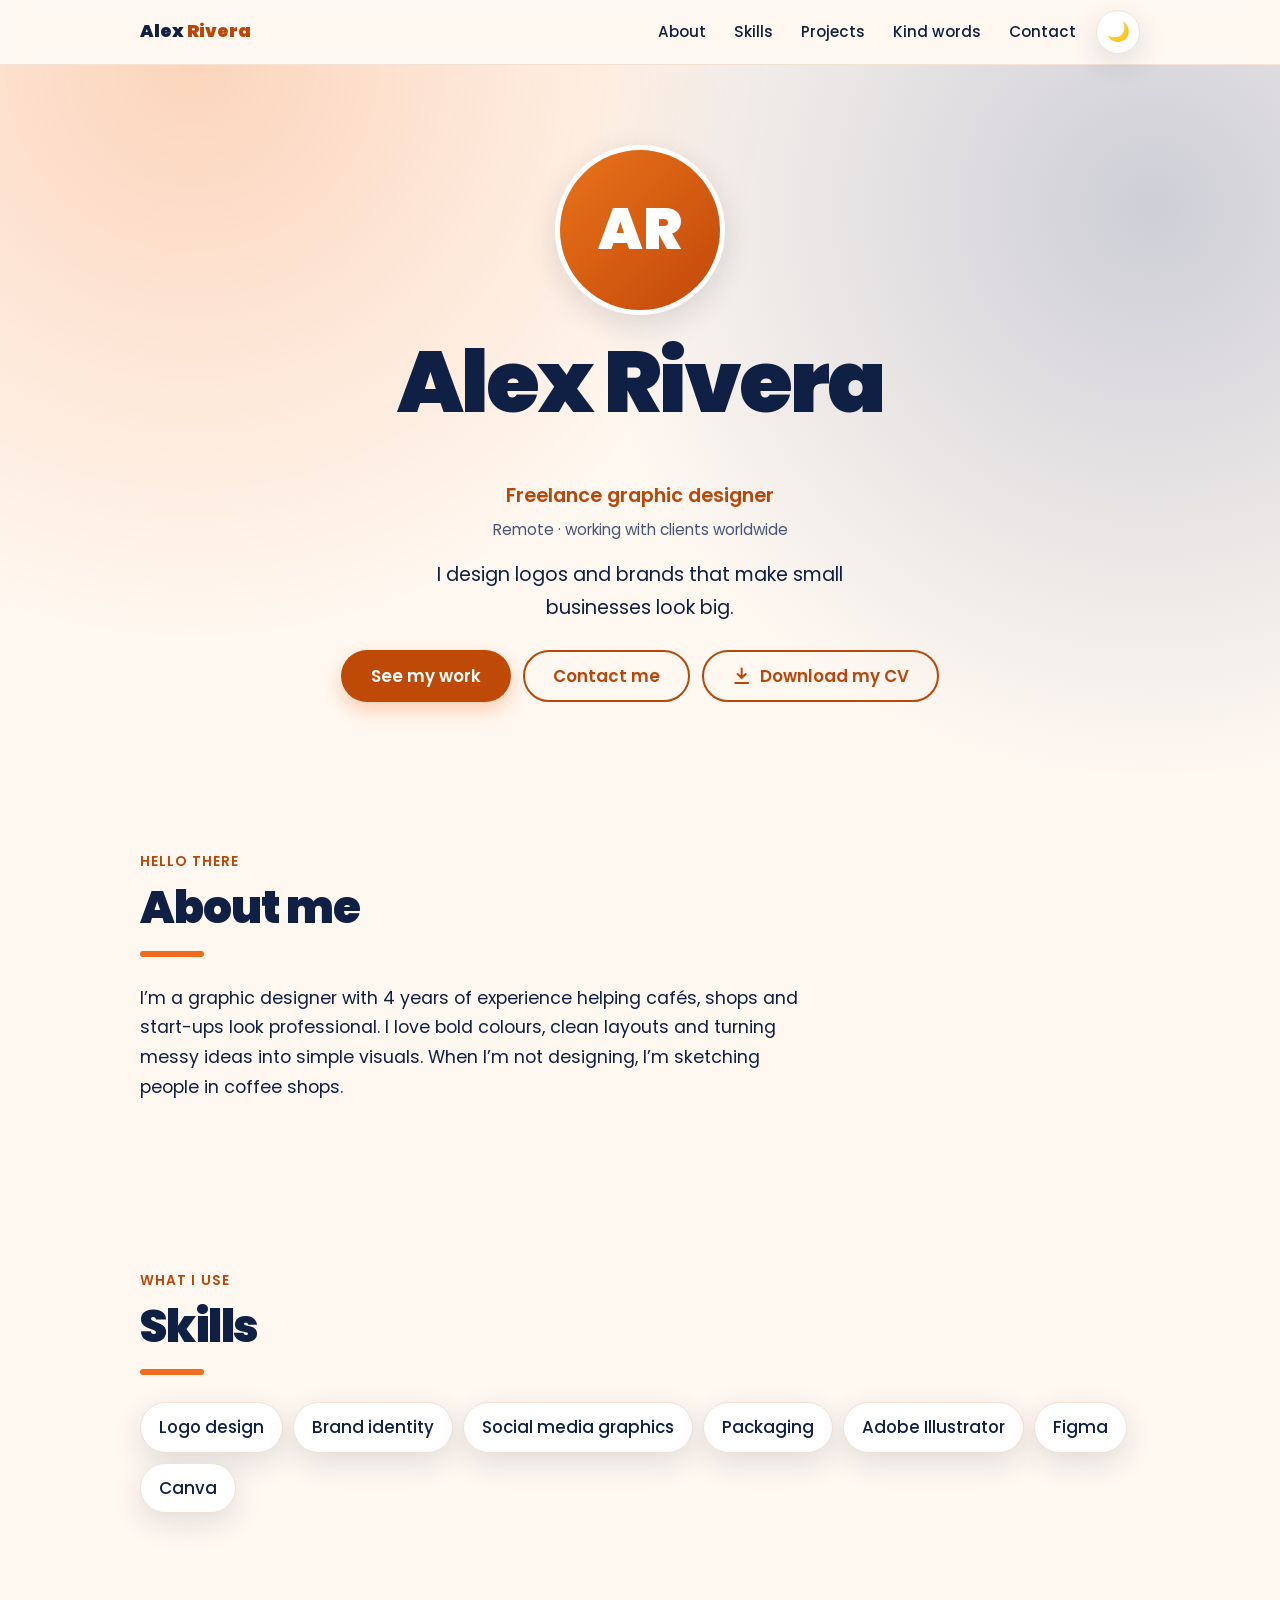
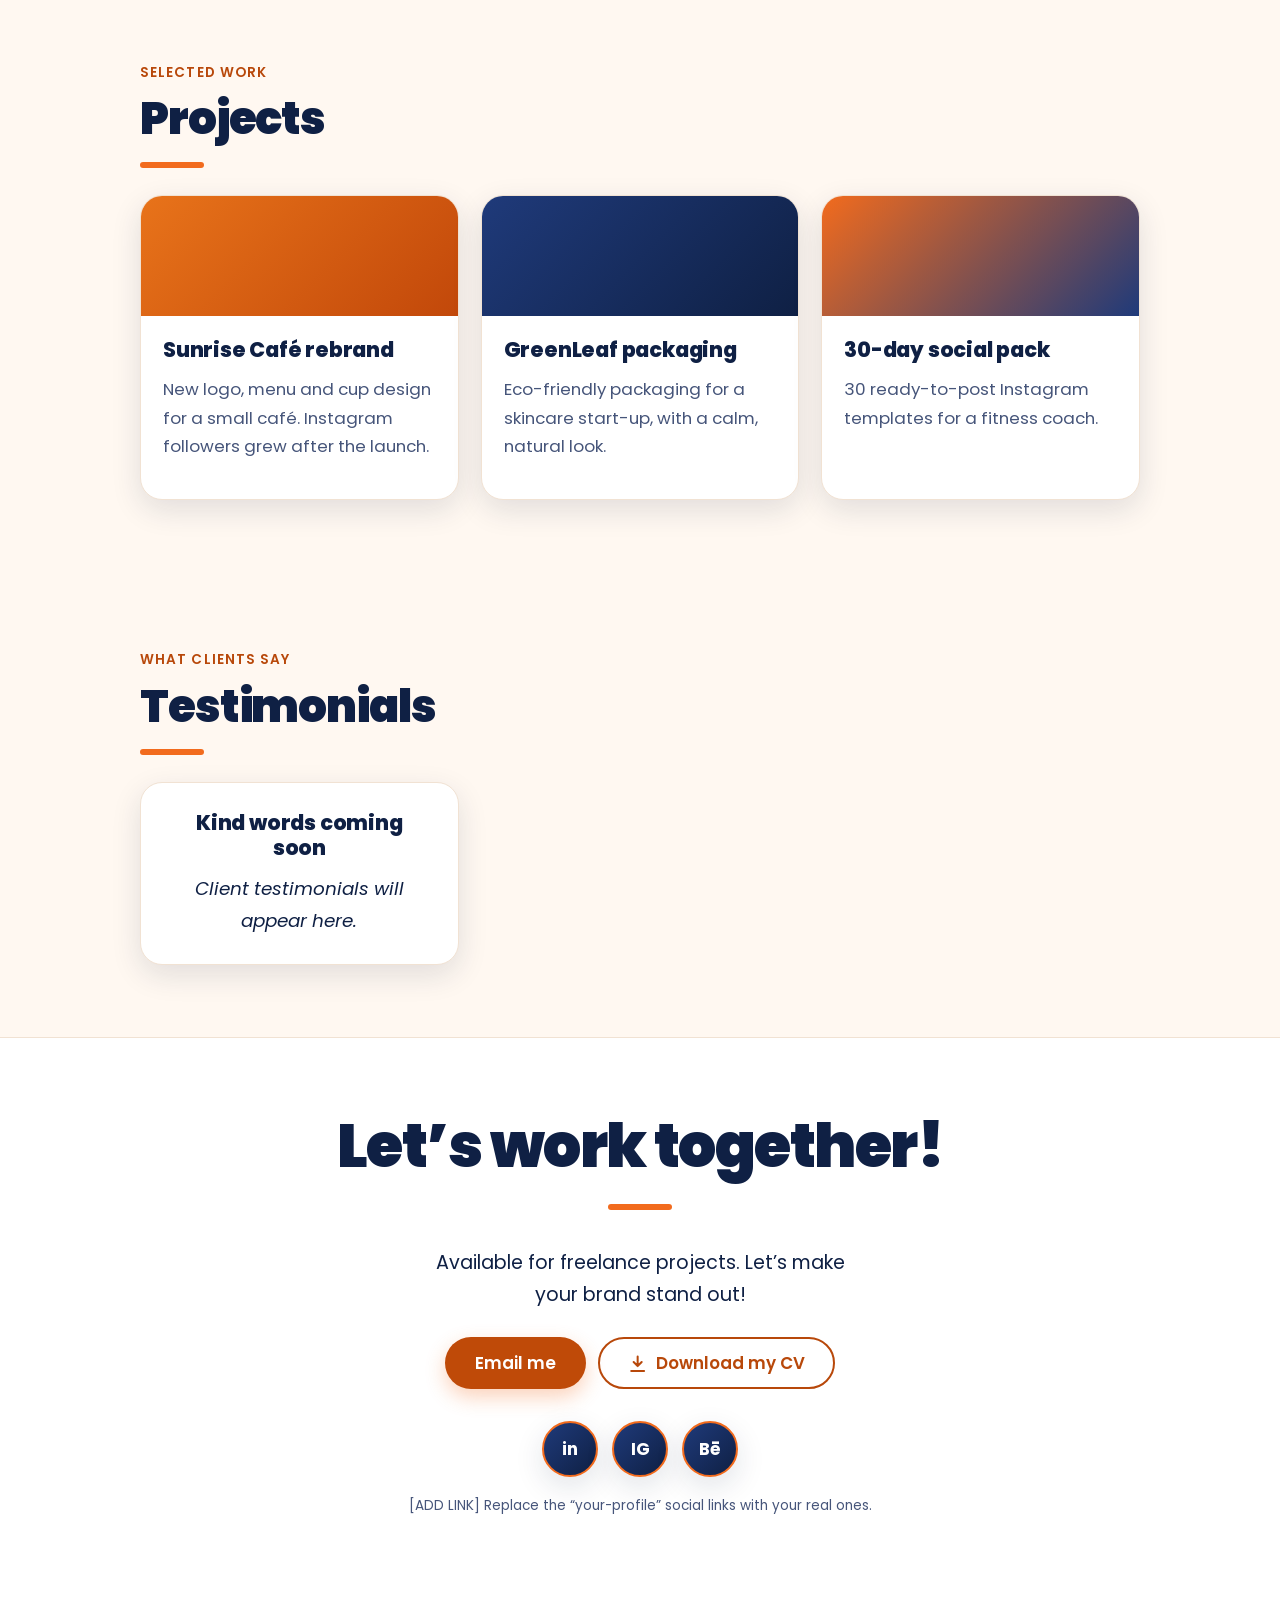
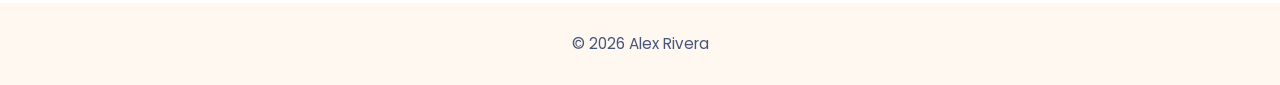
<file: apps/portfolio-demo/index.html>
<!DOCTYPE html>
<html lang="en">
<head>
<meta charset="utf-8">
<meta name="viewport" content="width=device-width, initial-scale=1, viewport-fit=cover">
<title>Alex Rivera – Freelance Graphic Designer</title>
<meta name="description" content="Alex Rivera is a freelance graphic designer creating logos and brands that make small businesses look big. Working remotely with clients worldwide.">
<meta property="og:title" content="Alex Rivera – Freelance Graphic Designer">
<meta property="og:description" content="I design logos and brands that make small businesses look big.">
<meta property="og:type" content="website">
<link rel="preconnect" href="https://fonts.googleapis.com">
<link rel="preconnect" href="https://fonts.gstatic.com" crossorigin>
<link href="https://fonts.googleapis.com/css2?family=Poppins:wght@400;500;600;700;800;900&display=swap" rel="stylesheet">

<!--
  =====================================================
  EDIT YOUR TEXT HERE (look for the SITE object in the
  <script> at the bottom of this file). Everything on the
  page is filled in from that one block.
  Placeholders look like [ADD LINK].
  =====================================================
-->
<style>
:root{
  --bg:#fff8f1; --surface:#ffffff; --text:#0f2044; --muted:#46557a;
  --brand:#f26b1d; --brand-text:#b8480a; --accent:#1f3a7a; --line:#f1e2d3;
  --shadow:0 10px 30px rgba(15,32,68,.12);
  --g1:linear-gradient(135deg,#e8731a,#c2480a);
  --g2:linear-gradient(135deg,#1f3a7a,#0f2044);
  --g3:linear-gradient(135deg,#f26b1d,#1f3a7a);
  --btn-text:#fff; color-scheme:light;
  box-sizing:border-box; padding-top:env(safe-area-inset-top,0px); padding-bottom:env(safe-area-inset-bottom,0px);
}
@media (prefers-color-scheme:dark){
  :root:not([data-theme="light"]){
    --bg:#0b1730; --surface:#14244a; --text:#fff4ea; --muted:#b9c4dc;
    --brand:#ff8a3d; --brand-text:#ffa05e; --accent:#ffb27a; --line:#25375f;
    --shadow:0 10px 30px rgba(0,0,0,.4); --btn-text:#0b1730; color-scheme:dark;
  }
}
:root[data-theme="dark"]{
  --bg:#0b1730; --surface:#14244a; --text:#fff4ea; --muted:#b9c4dc;
  --brand:#ff8a3d; --brand-text:#ffa05e; --accent:#ffb27a; --line:#25375f;
  --shadow:0 10px 30px rgba(0,0,0,.4); --btn-text:#0b1730; color-scheme:dark;
}
*,*::before,*::after{box-sizing:border-box}
html{scroll-behavior:smooth;scroll-padding-top:calc(76px + env(safe-area-inset-top,0px))}
body{margin:0;font-family:"Poppins",system-ui,-apple-system,"Segoe UI",Roboto,Arial,sans-serif;background:var(--bg);color:var(--text);line-height:1.7;font-size:1.05rem;overflow-x:hidden}
h1,h2,h3{line-height:1.2;margin:0 0 .6em}
p{margin:0 0 1em}
a{color:inherit}
:focus-visible{outline:3px solid var(--accent);outline-offset:3px}
.wrap{width:100%;max-width:1040px;margin:0 auto;padding:0 20px}
section{padding:72px 0}
.eyebrow{display:inline-block;font-weight:600;color:var(--brand-text);letter-spacing:.08em;text-transform:uppercase;font-size:.85rem;margin-bottom:.5rem}
h2{font-size:clamp(1.9rem,7vw,2.8rem);font-weight:900;letter-spacing:-.025em}
h2::after{content:"";display:block;width:64px;height:6px;border-radius:6px;background:var(--brand);margin-top:.35em}

/* Header */
header.top{position:sticky;top:0;z-index:20;background:color-mix(in srgb,var(--bg) 88%,transparent);backdrop-filter:blur(10px);-webkit-backdrop-filter:blur(10px);border-bottom:1px solid var(--line);padding-top:env(safe-area-inset-top,0px)}
.bar{display:flex;align-items:center;justify-content:space-between;gap:10px;min-height:64px}
.logo{font-weight:900;text-decoration:none;font-size:1.1rem}
.logo span{color:var(--brand-text)}
.bar-right{display:flex;align-items:center;gap:8px}
nav ul{list-style:none;margin:0;padding:0;display:flex;gap:4px}
nav a{display:block;padding:10px 12px;border-radius:999px;text-decoration:none;font-weight:500;font-size:.95rem}
nav a:hover{background:var(--line)}
.icon-btn,.menu-btn{min-height:44px;min-width:44px;border-radius:999px;border:1px solid var(--line);background:var(--surface);color:var(--text);font:inherit;font-weight:600;cursor:pointer;padding:0 16px;box-shadow:var(--shadow)}
.icon-btn{padding:0;font-size:1.15rem}
.menu-btn{display:none}
@media (max-width:759px){
  .menu-btn{display:inline-block}
  nav{position:absolute;left:0;right:0;top:100%;background:var(--surface);border-bottom:1px solid var(--line);box-shadow:var(--shadow);display:none}
  nav.open{display:block}
  nav ul{flex-direction:column;padding:10px 20px 16px}
  nav a{padding:14px 12px;font-size:1.05rem}
}

/* Buttons */
.btn{display:inline-flex;align-items:center;justify-content:center;min-height:52px;padding:0 28px;border-radius:999px;font:inherit;font-weight:600;text-decoration:none;border:2px solid transparent;cursor:pointer;transition:transform .2s,box-shadow .2s}
.btn:hover{transform:translateY(-2px)}
.btn-primary{background:var(--brand);color:var(--btn-text);box-shadow:0 8px 20px rgba(242,107,29,.3)}
.btn-ghost{background:transparent;border-color:var(--brand-text);color:var(--brand-text)}
.btn svg{width:1.15em;height:1.15em;margin-right:.55em;flex:none}
:root:not([data-theme="dark"]) .btn-primary{background:#bf4a08;color:#fff}
.btns{display:flex;flex-direction:column;gap:12px;margin-top:1.6rem}
@media (min-width:480px){.btns{flex-direction:row;flex-wrap:wrap}}

/* Hero */
.hero{padding-top:48px;text-align:center;background:radial-gradient(circle at 15% 0%,rgba(242,107,29,.25),transparent 45%),radial-gradient(circle at 90% 20%,rgba(31,58,122,.22),transparent 45%)}
.badge{width:140px;height:140px;border-radius:50%;margin:0 auto 1.4rem;display:grid;place-items:center;background:var(--g1);color:#fff;font-size:3rem;font-weight:900;box-shadow:var(--shadow);border:5px solid var(--surface);overflow:hidden}
.badge img{width:100%;height:100%;object-fit:cover}
.hero h1{font-size:clamp(2.8rem,13vw,5.4rem);font-weight:900;letter-spacing:-.035em;line-height:1.05}
.role{font-size:1.2rem;font-weight:600;color:var(--brand-text);margin-bottom:.3rem}
.where{color:var(--muted);font-size:.95rem}
.pitch{font-size:1.2rem;max-width:34ch;margin:1rem auto 0}
.hero .btns,.contact .btns{justify-content:center;align-items:stretch}
.contact .btns{margin-top:0}
@media (min-width:760px){.badge{width:170px;height:170px;font-size:3.6rem}.hero{padding-top:80px}}

/* About */
.about p{max-width:62ch;font-size:1.1rem}

/* Skills */
.tags{list-style:none;padding:0;margin:0;display:flex;flex-wrap:wrap;gap:10px}
.tags li{background:var(--surface);border:1px solid var(--line);padding:10px 18px;border-radius:999px;font-weight:500;box-shadow:var(--shadow)}

/* Projects */
.grid{display:grid;gap:22px;grid-template-columns:1fr}
@media (min-width:640px){.grid{grid-template-columns:repeat(2,1fr)}}
@media (min-width:960px){.grid{grid-template-columns:repeat(3,1fr)}}
.card{background:var(--surface);border-radius:22px;box-shadow:var(--shadow);border:1px solid var(--line);overflow:hidden;display:flex;flex-direction:column}
.card .top{height:120px}
.card .body{padding:22px;display:flex;flex-direction:column;flex:1}
.card h3{font-size:1.3rem;font-weight:800;letter-spacing:-.01em}
.card p{color:var(--muted)}
.card .btn{margin-top:auto;min-height:48px}
.quote{padding:28px;text-align:center}
.quote p{font-size:1.15rem;font-style:italic;color:var(--text);margin:0}

/* Contact */
.contact{text-align:center;background:var(--surface);border-top:1px solid var(--line)}
.contact h2{font-size:clamp(2.2rem,10vw,3.8rem)}
.contact h2::after{margin-left:auto;margin-right:auto}
.contact p.cta{font-size:1.2rem;max-width:36ch;margin:0 auto 1.6rem}
.socials{display:flex;justify-content:center;gap:14px;margin-top:2rem;list-style:none;padding:0}
.socials a{width:56px;height:56px;border-radius:50%;display:grid;place-items:center;background:var(--g2);color:#fff;border:2px solid var(--brand);text-decoration:none;font-weight:700;box-shadow:var(--shadow);transition:transform .2s}
.socials a:hover{transform:translateY(-3px) scale(1.05)}
.note{color:var(--muted);font-size:.85rem;margin-top:1rem}

footer{text-align:center;padding:28px 20px calc(28px + env(safe-area-inset-bottom,0px));color:var(--muted);font-size:.95rem}

/* Reveal */
.js .reveal{opacity:0;transform:translateY(24px);transition:opacity .7s ease,transform .7s ease}
.js .reveal.in{opacity:1;transform:none}
@media (prefers-reduced-motion:reduce){
  html{scroll-behavior:auto}
  .js .reveal{opacity:1;transform:none;transition:none}
  .btn,.socials a{transition:none}
}
</style>
</head>
<body>

<header class="top">
  <div class="wrap bar">
    <a class="logo" href="#home" id="logoLink">Alex<span> Rivera</span></a>
    <div class="bar-right">
      <nav id="nav" aria-label="Main menu">
        <ul>
          <li><a href="#about">About</a></li>
          <li><a href="#skills">Skills</a></li>
          <li><a href="#projects">Projects</a></li>
          <li><a href="#testimonials">Kind words</a></li>
          <li><a href="#contact">Contact</a></li>
        </ul>
      </nav>
      <button class="icon-btn" id="themeBtn" type="button" aria-label="Switch to dark mode">🌙</button>
      <button class="menu-btn" id="menuBtn" type="button" aria-expanded="false" aria-controls="nav">Menu</button>
    </div>
  </div>
</header>

<main id="home">
  <!-- 1. HERO -->
  <section class="hero" aria-labelledby="hero-name">
    <div class="wrap reveal">
      <div class="badge" id="badge"></div>
      <h1 id="hero-name"></h1>
      <p class="role" id="role"></p>
      <p class="where" id="where"></p>
      <p class="pitch" id="pitch"></p>
      <div class="btns">
        <a class="btn btn-primary" href="#projects">See my work</a>
        <a class="btn btn-ghost" href="#contact">Contact me</a>
        <a class="btn btn-ghost" href="cv.pdf" download="cv.pdf"><svg viewBox="0 0 24 24" fill="none" stroke="currentColor" stroke-width="2.5" stroke-linecap="round" stroke-linejoin="round" aria-hidden="true"><path d="M12 3v12m0 0l-5-5m5 5l5-5M4 21h16"/></svg>Download my CV</a>
      </div>
    </div>
  </section>

  <!-- 2. ABOUT -->
  <section class="about" id="about" aria-labelledby="about-h">
    <div class="wrap reveal">
      <span class="eyebrow">Hello there</span>
      <h2 id="about-h">About me</h2>
      <p id="bio"></p>
    </div>
  </section>

  <!-- 3. SKILLS -->
  <section id="skills" aria-labelledby="skills-h">
    <div class="wrap reveal">
      <span class="eyebrow">What I use</span>
      <h2 id="skills-h">Skills</h2>
      <ul class="tags" id="skillList"></ul>
    </div>
  </section>

  <!-- 4. PROJECTS -->
  <section id="projects" aria-labelledby="projects-h">
    <div class="wrap">
      <div class="reveal">
        <span class="eyebrow">Selected work</span>
        <h2 id="projects-h">Projects</h2>
      </div>
      <div class="grid" id="projectGrid"></div>
    </div>
  </section>

  <!-- 5. TESTIMONIALS -->
  <section id="testimonials" aria-labelledby="test-h">
    <div class="wrap">
      <div class="reveal">
        <span class="eyebrow">What clients say</span>
        <h2 id="test-h">Testimonials</h2>
      </div>
      <div class="grid" id="testGrid"></div>
    </div>
  </section>

  <!-- 6. CONTACT -->
  <section class="contact" id="contact" aria-labelledby="contact-h">
    <div class="wrap reveal">
      <h2 id="contact-h">Let’s work together!</h2>
      <p class="cta" id="cta"></p>
      <div class="btns">
        <a class="btn btn-primary" id="emailBtn" href="#">Email me</a>
        <a class="btn btn-ghost" href="cv.pdf" download="cv.pdf"><svg viewBox="0 0 24 24" fill="none" stroke="currentColor" stroke-width="2.5" stroke-linecap="round" stroke-linejoin="round" aria-hidden="true"><path d="M12 3v12m0 0l-5-5m5 5l5-5M4 21h16"/></svg>Download my CV</a>
      </div>
      <ul class="socials" id="socialList"></ul>
      <p class="note" id="socialNote"></p>
    </div>
  </section>
</main>

<footer>© <span id="year">2026</span> <span id="footName"></span></footer>

<script>
/* =====================================================
   EDIT YOUR CONTENT HERE
   ===================================================== */
const SITE = {
  name: "Alex Rivera",
  role: "Freelance graphic designer",
  where: "Remote · working with clients worldwide",
  pitch: "I design logos and brands that make small businesses look big.",
  photo: "", // No photo → initials badge. To use a photo, put the file name here, e.g. "alex.jpg"
  bio: "I’m a graphic designer with 4 years of experience helping cafés, shops and start-ups look professional. I love bold colours, clean layouts and turning messy ideas into simple visuals. When I’m not designing, I’m sketching people in coffee shops.",
  skills: ["Logo design","Brand identity","Social media graphics","Packaging","Adobe Illustrator","Figma","Canva"],
  projects: [
    { title: "Sunrise Café rebrand", text: "New logo, menu and cup design for a small café. Instagram followers grew after the launch.", link: "" },
    { title: "GreenLeaf packaging", text: "Eco-friendly packaging for a skincare start-up, with a calm, natural look.", link: "" },
    { title: "30-day social pack", text: "30 ready-to-post Instagram templates for a fitness coach.", link: "" }
  ],
  testimonials: [], // Add like: { quote: "…", author: "Name, Business" }
  email: "hello@alexrivera.example",
  cta: "Available for freelance projects. Let’s make your brand stand out!",
  socials: [
    { label: "LinkedIn",  short: "in", url: "https://www.linkedin.com/in/your-profile" },
    { label: "Instagram", short: "IG", url: "https://www.instagram.com/your-profile" },
    { label: "Behance",   short: "Bē", url: "https://www.behance.net/your-profile" }
  ]
};
/* ===================================================== */

const $ = id => document.getElementById(id);
const gradients = ["var(--g1)","var(--g2)","var(--g3)"];
function el(tag, cls, text){const e=document.createElement(tag);if(cls)e.className=cls;if(text!==undefined)e.textContent=text;return e}

document.documentElement.classList.add("js");

// Hero
$("hero-name").textContent = SITE.name;
$("role").textContent = SITE.role;
$("where").textContent = SITE.where;
$("pitch").textContent = SITE.pitch;
const initials = SITE.name.split(/\s+/).map(w=>w[0]).join("").slice(0,2).toUpperCase();
if (SITE.photo) {
  const img = el("img"); img.src = SITE.photo; img.alt = "Portrait of " + SITE.name;
  $("badge").appendChild(img);
} else {
  $("badge").textContent = initials;
  $("badge").setAttribute("role","img");
  $("badge").setAttribute("aria-label","Initials badge for " + SITE.name);
}
$("bio").textContent = SITE.bio;
SITE.skills.forEach(s => $("skillList").appendChild(el("li","",s)));

// Projects
SITE.projects.forEach((p,i) => {
  const card = el("article","card reveal");
  const top = el("div","top"); top.style.background = gradients[i % gradients.length]; top.setAttribute("aria-hidden","true");
  const body = el("div","body");
  body.append(el("h3","",p.title), el("p","",p.text));
  if (p.link) {
    const a = el("a","btn btn-ghost","View project");
    a.href = p.link; a.target = "_blank"; a.rel = "noopener";
    a.setAttribute("aria-label","View project: " + p.title);
    body.appendChild(a);
  }
  card.append(top, body);
  $("projectGrid").appendChild(card);
});

// Testimonials
if (SITE.testimonials.length) {
  SITE.testimonials.forEach(t => {
    const c = el("figure","card quote reveal"); c.style.margin = "0";
    c.append(el("p","","“" + t.quote + "”"), el("figcaption","",t.author));
    $("testGrid").appendChild(c);
  });
} else {
  const c = el("div","card quote reveal");
  c.append(el("h3","","Kind words coming soon"), el("p","","Client testimonials will appear here."));
  $("testGrid").appendChild(c);
}

// Contact
$("cta").textContent = SITE.cta;
$("emailBtn").href = "mailto:" + SITE.email;
$("emailBtn").setAttribute("aria-label","Email " + SITE.name + " at " + SITE.email);
SITE.socials.forEach(s => {
  const li = el("li"); const a = el("a","",s.short);
  a.href = s.url; a.target = "_blank"; a.rel = "noopener";
  a.setAttribute("aria-label", s.label + " (opens in a new tab)");
  li.appendChild(a); $("socialList").appendChild(li);
});
if (SITE.socials.some(s => /your-profile/.test(s.url))) {
  $("socialNote").textContent = "[ADD LINK] Replace the “your-profile” social links with your real ones.";
}

// Footer
$("year").textContent = new Date().getFullYear();
$("footName").textContent = SITE.name;

// Mobile menu
const menuBtn = $("menuBtn"), nav = $("nav");
menuBtn.addEventListener("click", () => {
  const open = nav.classList.toggle("open");
  menuBtn.setAttribute("aria-expanded", open);
  menuBtn.textContent = open ? "Close" : "Menu";
});
nav.addEventListener("click", e => {
  if (e.target.tagName === "A") { nav.classList.remove("open"); menuBtn.setAttribute("aria-expanded","false"); menuBtn.textContent = "Menu"; }
});

// Dark / light mode
const root = document.documentElement, themeBtn = $("themeBtn");
function isDark(){
  const t = root.getAttribute("data-theme");
  return t ? t === "dark" : matchMedia("(prefers-color-scheme: dark)").matches;
}
function syncBtn(){
  const d = isDark();
  themeBtn.textContent = d ? "☀️" : "🌙";
  themeBtn.setAttribute("aria-label", d ? "Switch to light mode" : "Switch to dark mode");
}
try { const saved = localStorage.getItem("theme"); if (saved === "dark" || saved === "light") root.setAttribute("data-theme", saved); } catch(e){}
syncBtn();
themeBtn.addEventListener("click", () => {
  const next = isDark() ? "light" : "dark";
  root.setAttribute("data-theme", next);
  try { localStorage.setItem("theme", next); } catch(e){}
  syncBtn();
});

// Fade-in on scroll
const items = document.querySelectorAll(".reveal");
if ("IntersectionObserver" in window && !matchMedia("(prefers-reduced-motion: reduce)").matches) {
  const io = new IntersectionObserver(entries => {
    entries.forEach(en => { if (en.isIntersecting) { en.target.classList.add("in"); io.unobserve(en.target); } });
  }, { threshold: .12 });
  items.forEach(i => io.observe(i));
} else {
  items.forEach(i => i.classList.add("in"));
}
</script>
</body>
</html>
</file>
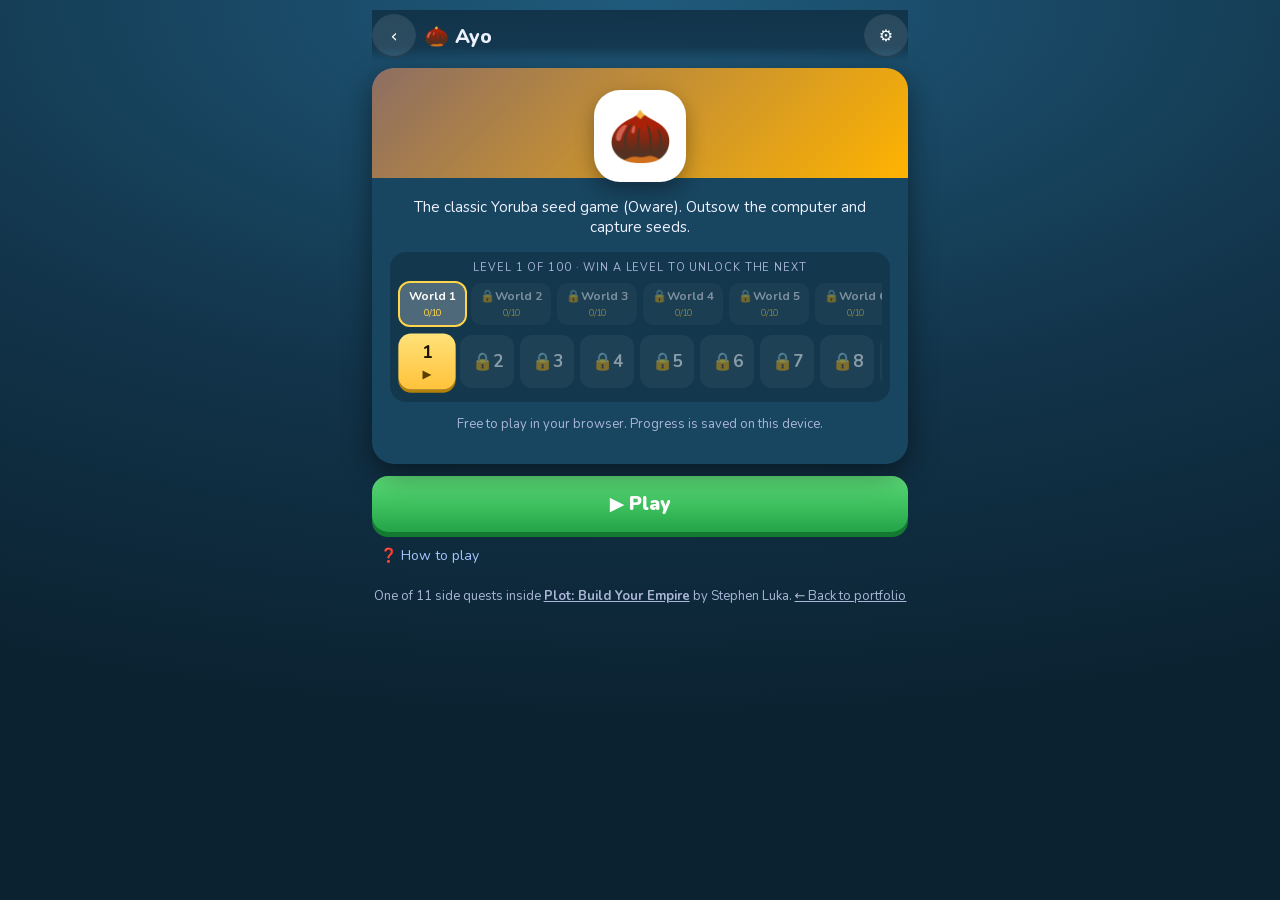
<file: games/ayo/index.html>
<!doctype html><html lang="en"><head><meta charset="utf-8"><meta name="viewport" content="width=device-width,initial-scale=1,viewport-fit=cut">
<title>Ayo (Oware) · Free browser game by Stephen Luka</title><meta name="description" content="The classic West African seed-sowing game against the computer. Play free in your browser. A side quest from Plot: Build Your Empire, made by Stephen Luka.">
<meta property="og:title" content="Ayo (Oware) · Play free"><meta property="og:description" content="The classic West African seed-sowing game against the computer. A side quest from Plot, by Stephen Luka.">
<meta property="og:image" content="https://supolduza.github.io/portfolio/img/sq-ayo.jpg"><meta property="og:type" content="website"><meta name="theme-color" content="#3a1c71">
<link rel="icon" href="../../img/favicon.png"><link rel="stylesheet" href="../shared/plot.css"><link rel="stylesheet" href="../shared/sa.css">
<script>try{if(matchMedia('(prefers-color-scheme: dark)').matches)document.documentElement.classList.add('dark')}catch(e){}</script>
</head><body><noscript><p class="sa-noscript">This game needs JavaScript.</p></noscript>
<script src="../shared/gamecore.js"></script><script src="../shared/gamefx.js"></script><script src="../shared/mock.js"></script><script src="../shared/games.js"></script>
<script>Games.pre('ayo')</script></body></html>
</file>
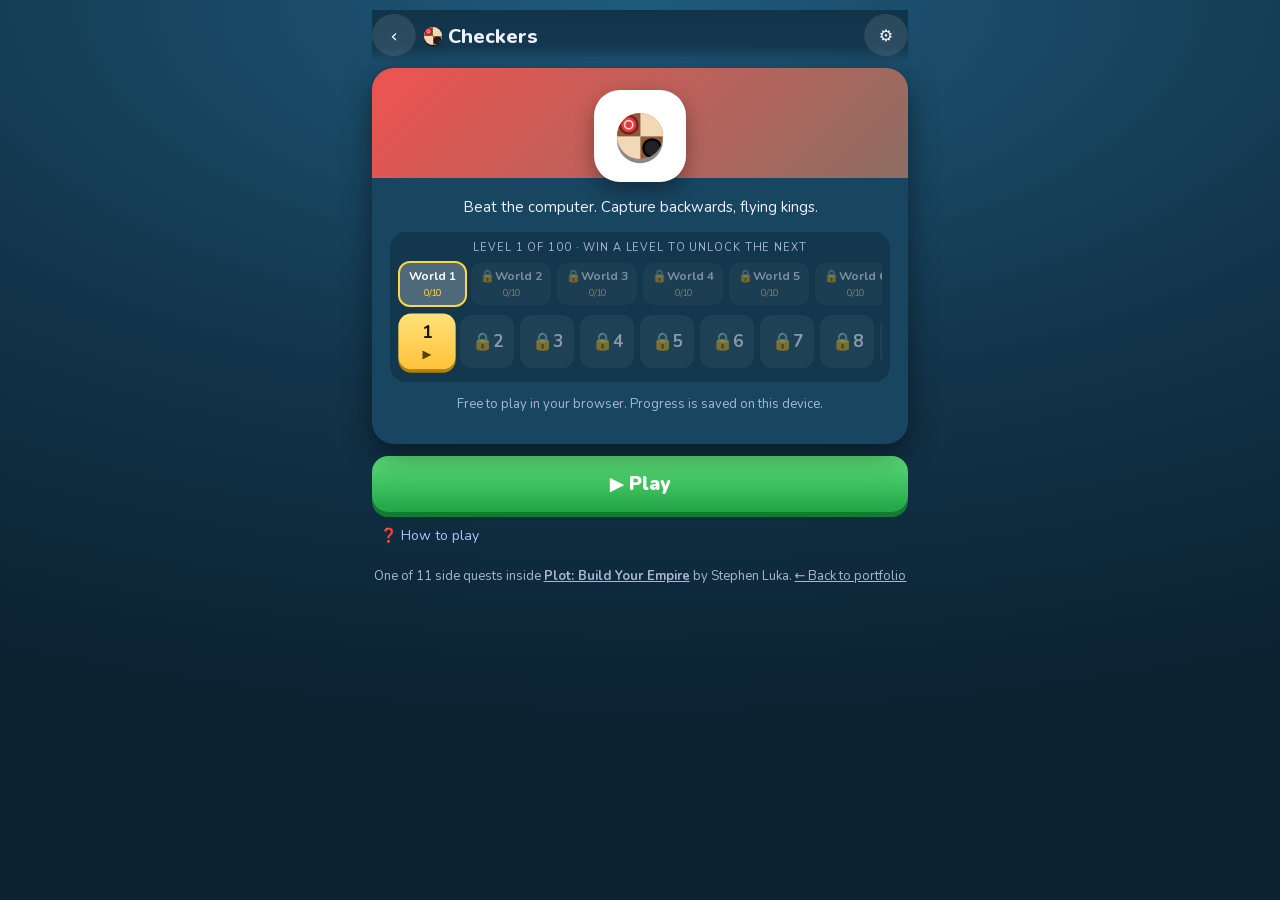
<file: games/checkers/index.html>
<!doctype html><html lang="en"><head><meta charset="utf-8"><meta name="viewport" content="width=device-width,initial-scale=1,viewport-fit=cut">
<title>Checkers · Free browser game by Stephen Luka</title><meta name="description" content="Checkers with flying kings against a smart computer. Play free in your browser. A side quest from Plot: Build Your Empire, made by Stephen Luka.">
<meta property="og:title" content="Checkers · Play free"><meta property="og:description" content="Checkers with flying kings against a smart computer. A side quest from Plot, by Stephen Luka.">
<meta property="og:image" content="https://supolduza.github.io/portfolio/img/sq-checkers.jpg"><meta property="og:type" content="website"><meta name="theme-color" content="#3a1c71">
<link rel="icon" href="../../img/favicon.png"><link rel="stylesheet" href="../shared/plot.css"><link rel="stylesheet" href="../shared/sa.css">
<script>try{if(matchMedia('(prefers-color-scheme: dark)').matches)document.documentElement.classList.add('dark')}catch(e){}</script>
</head><body><noscript><p class="sa-noscript">This game needs JavaScript.</p></noscript>
<script src="../shared/gamecore.js"></script><script src="../shared/gamefx.js"></script><script src="../shared/mock.js"></script><script src="../shared/games.js"></script>
<script>Games.pre('checkers')</script></body></html>
</file>
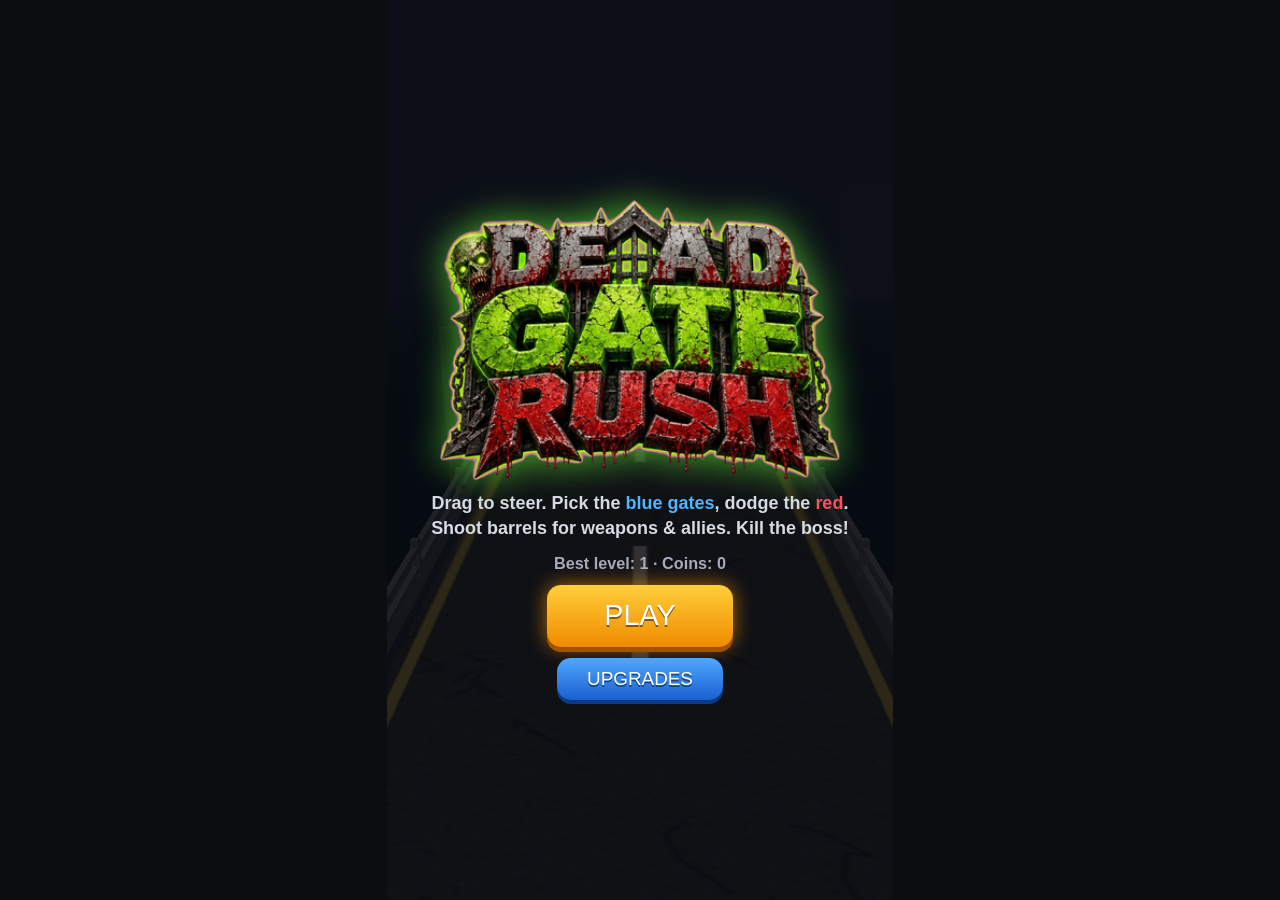
<file: games/dead-gate-rush/index.html>
<!DOCTYPE html>
<html lang="en">
<head>
<meta charset="UTF-8">
<meta name="viewport" content="width=device-width,initial-scale=1,maximum-scale=1,user-scalable=no,viewport-fit=cover">
<title>Dead Gate Rush 3D</title>
<meta name="description" content="Dead Gate Rush - pick the right math gates, grow your squad and blast through zombie hordes.">
<link rel="stylesheet" href="style.css">
</head>
<body>
<div id="wrap">
  <canvas id="game"></canvas>
  <canvas id="fx"></canvas>
  <div id="hud" class="hidden">
    <div class="pill">LV <b id="hLevel">1</b></div>
    <div class="bar"><div id="hProg"></div></div>
    <div class="pill">🪙 <b id="hCoins">0</b></div>
    <button id="pauseBtn" class="icon">⏸</button>
    <button id="muteBtn" class="icon">🔊</button>
  </div>
  <div id="startScreen" class="overlay">
    <img src="assets/logo.png" class="logo" alt="Dead Gate Rush" onerror="this.outerHTML='<h1>DEAD GATE RUSH</h1>'">
    <p>Drag to steer. Pick the <span class="blue">blue gates</span>, dodge the <span class="red">red</span>.<br>Shoot barrels for weapons &amp; allies. Kill the boss!</p>
    <p class="small">Best level: <b id="bestLv">1</b> · Coins: <b id="sCoins">0</b></p>
    <button id="playBtn" class="big">PLAY</button>
    <button id="shopBtn" class="mid">UPGRADES</button>
  </div>
  <div id="shopScreen" class="overlay hidden">
    <h2>UPGRADES</h2>
    <p>🪙 <b id="shopCoins">0</b></p>
    <div id="shopList"></div>
    <button id="shopBack" class="mid">BACK</button>
  </div>
  <div id="pauseScreen" class="overlay hidden">
    <h2>PAUSED</h2>
    <button id="resumeBtn" class="big">RESUME</button>
    <button id="quitBtn" class="mid">MAIN MENU</button>
  </div>
  <div id="overScreen" class="overlay hidden">
    <h2 class="red">SQUAD WIPED OUT</h2>
    <p>Level <b id="oLevel">1</b> · Coins earned <b id="oCoins">0</b></p>
    <button id="reviveBtn" class="mid ad">▶ REVIVE (AD)</button>
    <button id="reviveCoinBtn" class="mid">REVIVE (🪙 50)</button>
    <button id="restartBtn" class="mid">RESTART</button>
    <button id="menuBtn2" class="mid">MAIN MENU</button>
  </div>
  <div id="winScreen" class="overlay hidden">
    <h2 class="green">LEVEL COMPLETE!</h2>
    <p class="coinsBig">🪙 +<b id="wCoins">0</b></p>
    <button id="doubleBtn" class="mid ad">▶ DOUBLE COINS (AD)</button>
    <button id="nextBtn" class="big">NEXT LEVEL</button>
    <button id="shopBtn2" class="mid">UPGRADES</button>
  </div>
</div>
<div id="adNote" class="hidden"></div>
<script type="module" src="game.js"></script>
</body>
</html>
</file>
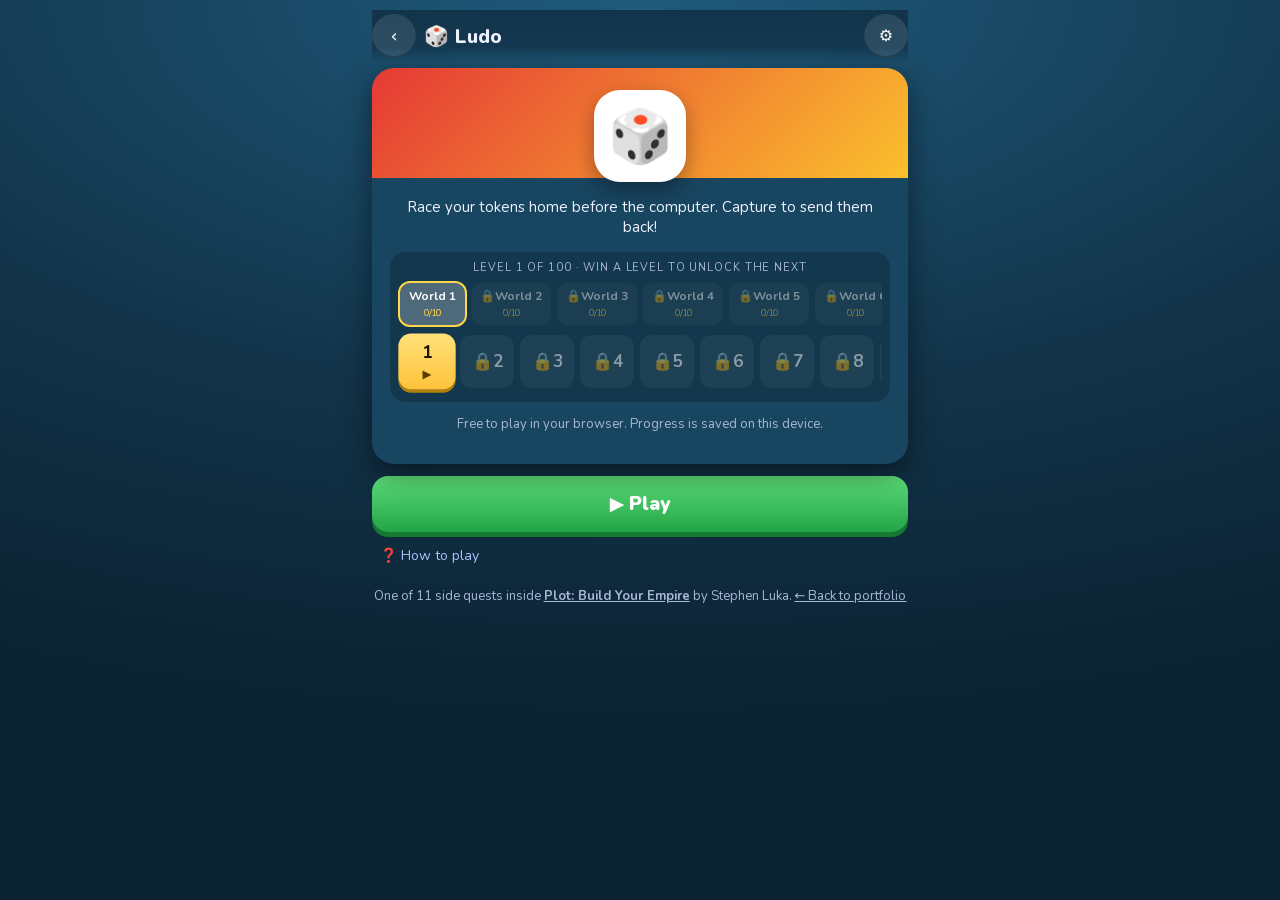
<file: games/ludo/index.html>
<!doctype html><html lang="en"><head><meta charset="utf-8"><meta name="viewport" content="width=device-width,initial-scale=1,viewport-fit=cut">
<title>Ludo · Free browser game by Stephen Luka</title><meta name="description" content="Race your tokens home before the computer does. Play free in your browser. A side quest from Plot: Build Your Empire, made by Stephen Luka.">
<meta property="og:title" content="Ludo · Play free"><meta property="og:description" content="Race your tokens home before the computer does. A side quest from Plot, by Stephen Luka.">
<meta property="og:image" content="https://supolduza.github.io/portfolio/img/sq-ludo.jpg"><meta property="og:type" content="website"><meta name="theme-color" content="#3a1c71">
<link rel="icon" href="../../img/favicon.png"><link rel="stylesheet" href="../shared/plot.css"><link rel="stylesheet" href="../shared/sa.css">
<script>try{if(matchMedia('(prefers-color-scheme: dark)').matches)document.documentElement.classList.add('dark')}catch(e){}</script>
</head><body><noscript><p class="sa-noscript">This game needs JavaScript.</p></noscript>
<script src="../shared/gamecore.js"></script><script src="../shared/gamefx.js"></script><script src="../shared/mock.js"></script><script src="../shared/games.js"></script>
<script>Games.pre('ludo')</script></body></html>
</file>
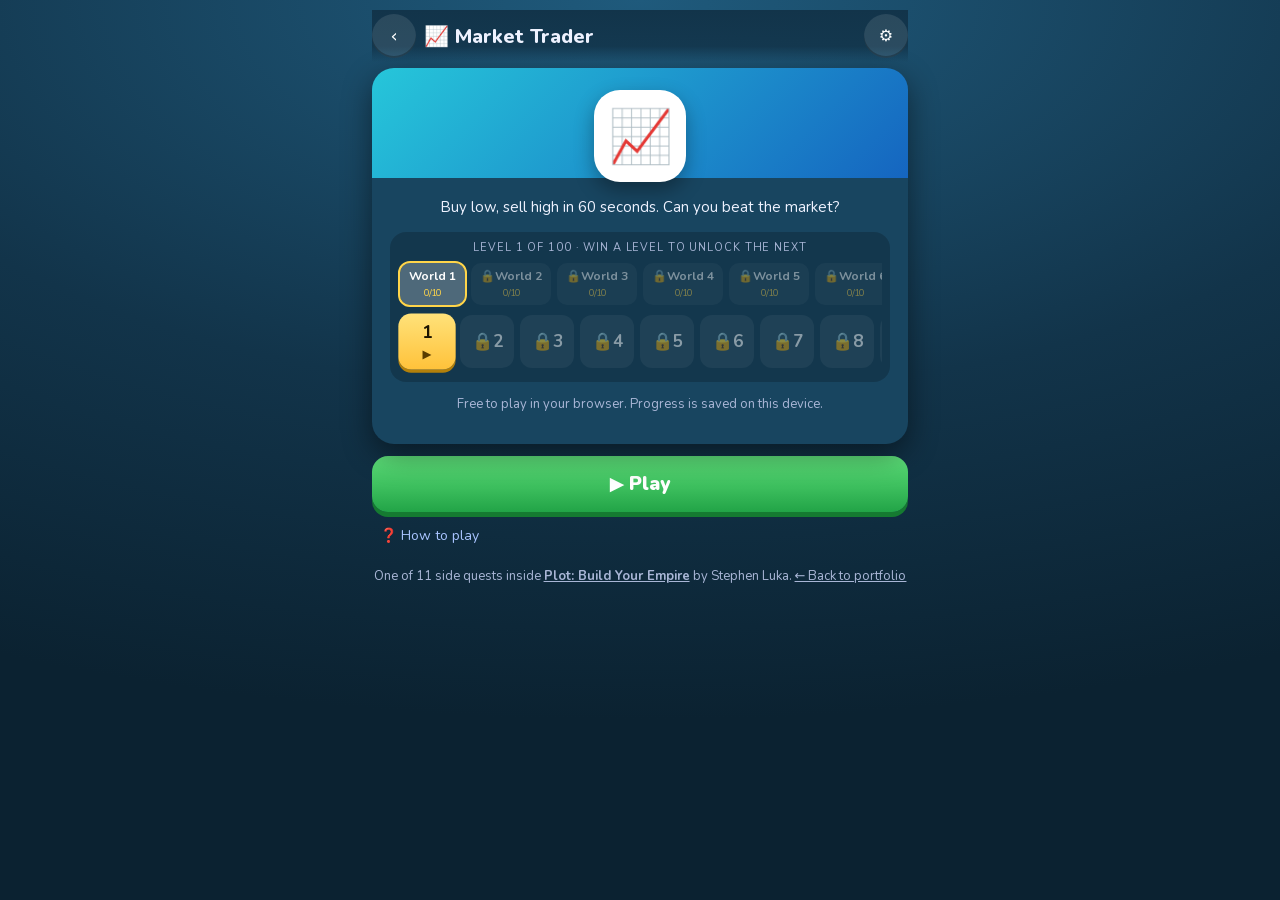
<file: games/market-trader/index.html>
<!doctype html><html lang="en"><head><meta charset="utf-8"><meta name="viewport" content="width=device-width,initial-scale=1,viewport-fit=cut">
<title>Market Trader · Free browser game by Stephen Luka</title><meta name="description" content="Buy low, sell high in a 60-second market. Play free in your browser. A side quest from Plot: Build Your Empire, made by Stephen Luka.">
<meta property="og:title" content="Market Trader · Play free"><meta property="og:description" content="Buy low, sell high in a 60-second market. A side quest from Plot, by Stephen Luka.">
<meta property="og:image" content="https://supolduza.github.io/portfolio/img/sq-market-trader.jpg"><meta property="og:type" content="website"><meta name="theme-color" content="#3a1c71">
<link rel="icon" href="../../img/favicon.png"><link rel="stylesheet" href="../shared/plot.css"><link rel="stylesheet" href="../shared/sa.css">
<script>try{if(matchMedia('(prefers-color-scheme: dark)').matches)document.documentElement.classList.add('dark')}catch(e){}</script>
</head><body><noscript><p class="sa-noscript">This game needs JavaScript.</p></noscript>
<script src="../shared/gamecore.js"></script><script src="../shared/gamefx.js"></script><script src="../shared/mock.js"></script><script src="../shared/games.js"></script>
<script>Games.pre('market_trader')</script></body></html>
</file>
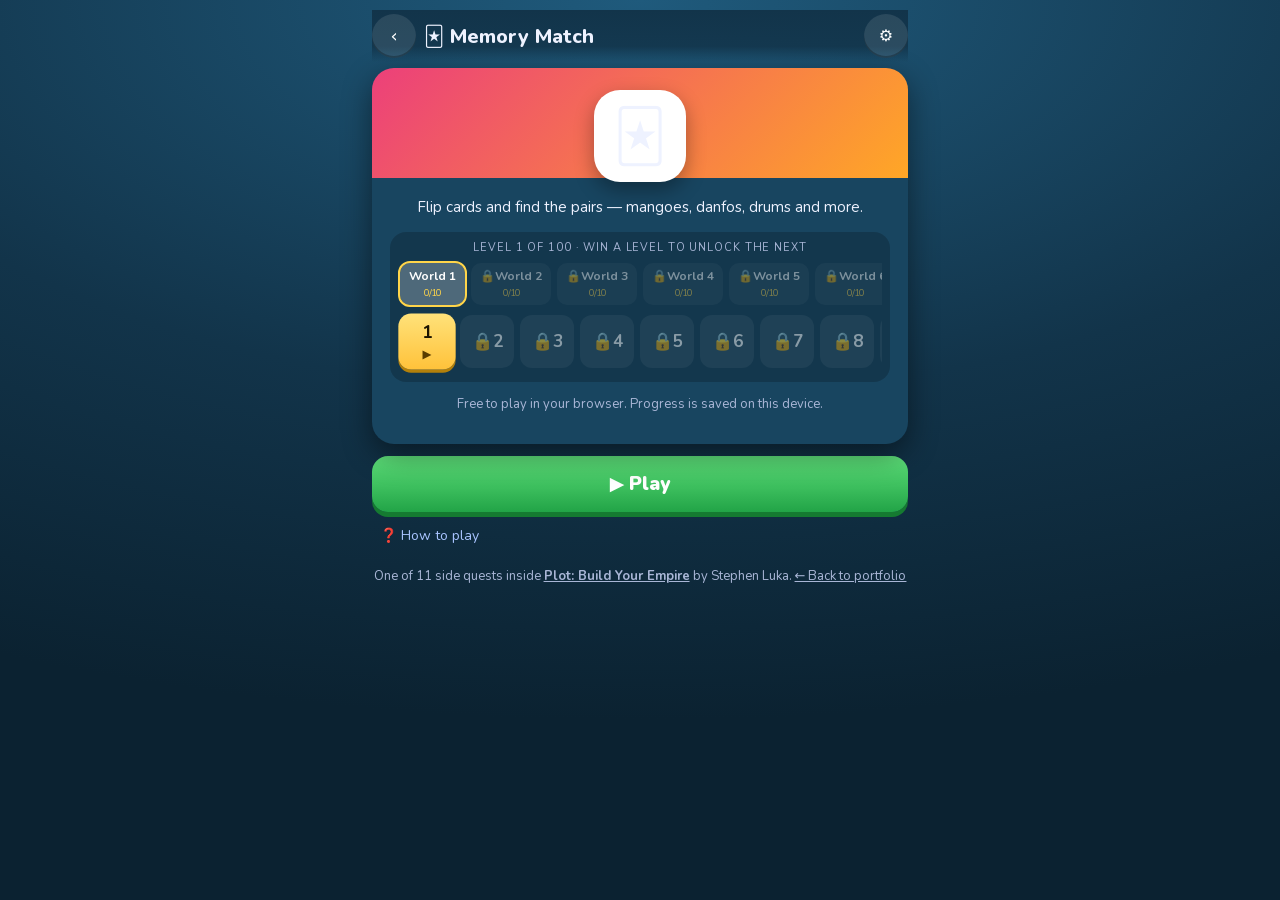
<file: games/memory-match/index.html>
<!doctype html><html lang="en"><head><meta charset="utf-8"><meta name="viewport" content="width=device-width,initial-scale=1,viewport-fit=cut">
<title>Memory Match · Free browser game by Stephen Luka</title><meta name="description" content="Flip the cards and find every pair. Play free in your browser. A side quest from Plot: Build Your Empire, made by Stephen Luka.">
<meta property="og:title" content="Memory Match · Play free"><meta property="og:description" content="Flip the cards and find every pair. A side quest from Plot, by Stephen Luka.">
<meta property="og:image" content="https://supolduza.github.io/portfolio/img/sq-memory-match.jpg"><meta property="og:type" content="website"><meta name="theme-color" content="#3a1c71">
<link rel="icon" href="../../img/favicon.png"><link rel="stylesheet" href="../shared/plot.css"><link rel="stylesheet" href="../shared/sa.css">
<script>try{if(matchMedia('(prefers-color-scheme: dark)').matches)document.documentElement.classList.add('dark')}catch(e){}</script>
</head><body><noscript><p class="sa-noscript">This game needs JavaScript.</p></noscript>
<script src="../shared/gamecore.js"></script><script src="../shared/gamefx.js"></script><script src="../shared/mock.js"></script><script src="../shared/games.js"></script>
<script>Games.pre('memory')</script></body></html>
</file>
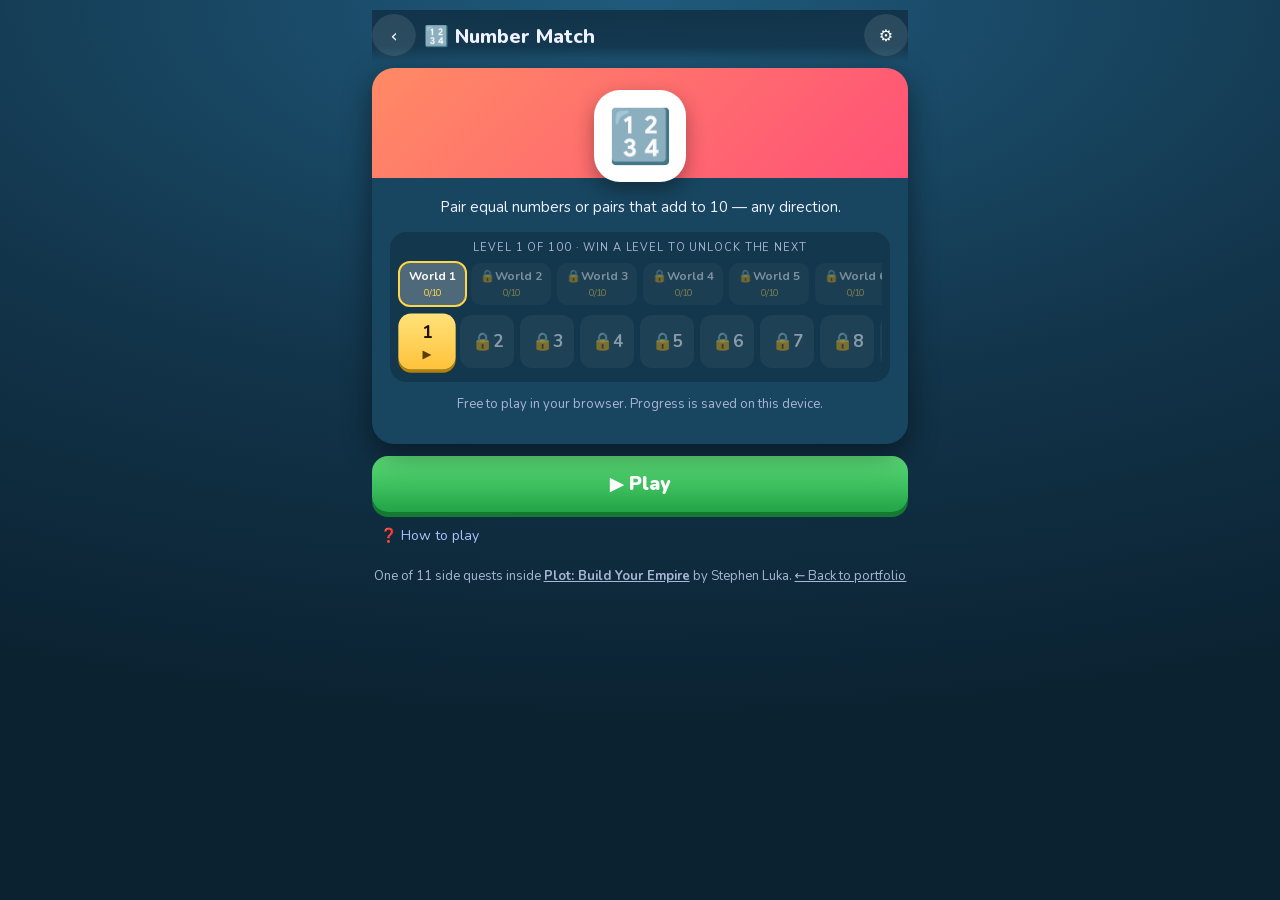
<file: games/number-match/index.html>
<!doctype html><html lang="en"><head><meta charset="utf-8"><meta name="viewport" content="width=device-width,initial-scale=1,viewport-fit=cut">
<title>Number Match · Free browser game by Stephen Luka</title><meta name="description" content="Pair equal numbers or pairs that add up to 10. Play free in your browser. A side quest from Plot: Build Your Empire, made by Stephen Luka.">
<meta property="og:title" content="Number Match · Play free"><meta property="og:description" content="Pair equal numbers or pairs that add up to 10. A side quest from Plot, by Stephen Luka.">
<meta property="og:image" content="https://supolduza.github.io/portfolio/img/sq-number-match.jpg"><meta property="og:type" content="website"><meta name="theme-color" content="#3a1c71">
<link rel="icon" href="../../img/favicon.png"><link rel="stylesheet" href="../shared/plot.css"><link rel="stylesheet" href="../shared/sa.css">
<script>try{if(matchMedia('(prefers-color-scheme: dark)').matches)document.documentElement.classList.add('dark')}catch(e){}</script>
</head><body><noscript><p class="sa-noscript">This game needs JavaScript.</p></noscript>
<script src="../shared/gamecore.js"></script><script src="../shared/gamefx.js"></script><script src="../shared/mock.js"></script><script src="../shared/games.js"></script>
<script>Games.pre('number_match')</script></body></html>
</file>
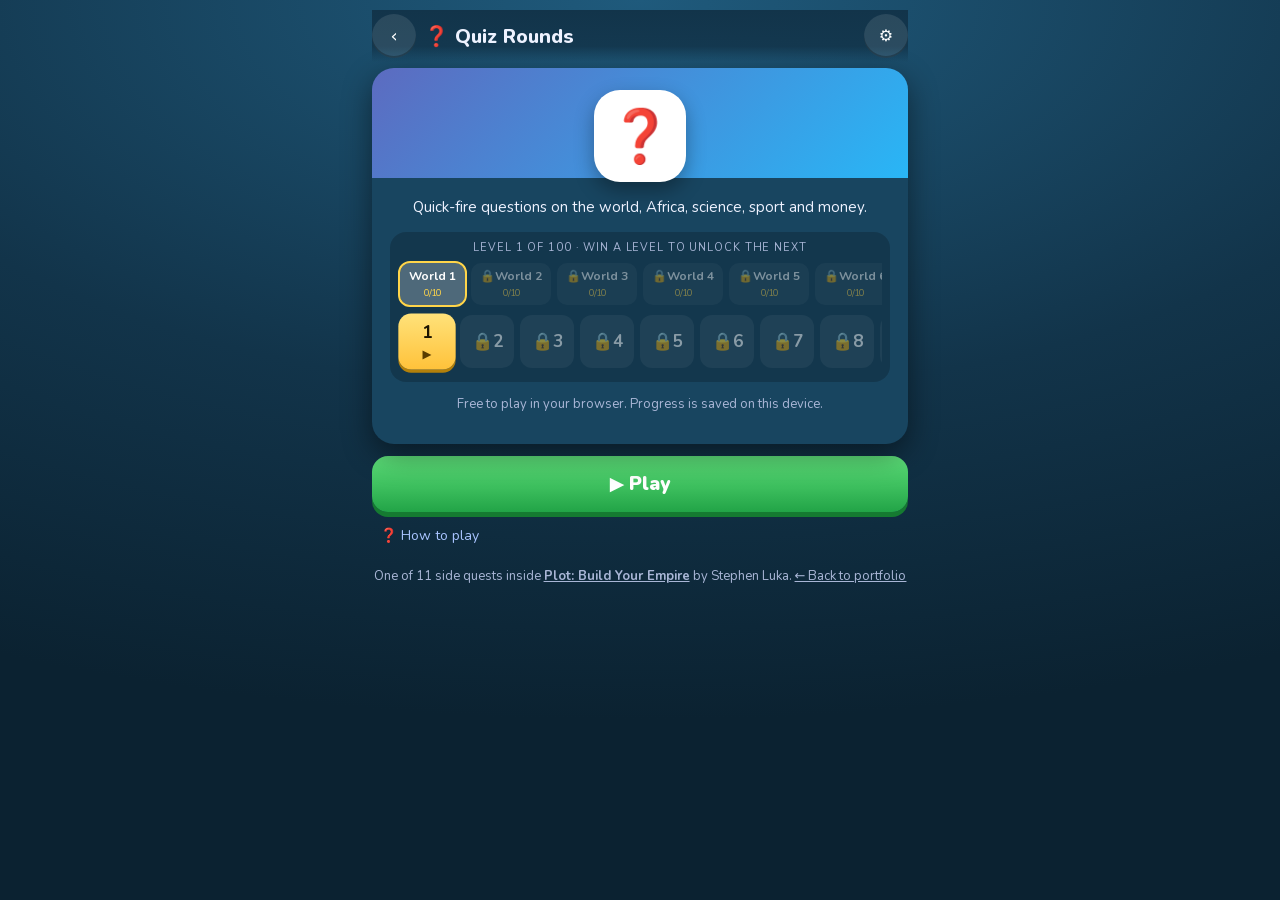
<file: games/quiz-rounds/index.html>
<!doctype html><html lang="en"><head><meta charset="utf-8"><meta name="viewport" content="width=device-width,initial-scale=1,viewport-fit=cut">
<title>Quiz Rounds · Free browser game by Stephen Luka</title><meta name="description" content="Quick-fire general knowledge quiz against the clock. Play free in your browser. A side quest from Plot: Build Your Empire, made by Stephen Luka.">
<meta property="og:title" content="Quiz Rounds · Play free"><meta property="og:description" content="Quick-fire general knowledge quiz against the clock. A side quest from Plot, by Stephen Luka.">
<meta property="og:image" content="https://supolduza.github.io/portfolio/img/sq-quiz-rounds.jpg"><meta property="og:type" content="website"><meta name="theme-color" content="#3a1c71">
<link rel="icon" href="../../img/favicon.png"><link rel="stylesheet" href="../shared/plot.css"><link rel="stylesheet" href="../shared/sa.css">
<script>try{if(matchMedia('(prefers-color-scheme: dark)').matches)document.documentElement.classList.add('dark')}catch(e){}</script>
</head><body><noscript><p class="sa-noscript">This game needs JavaScript.</p></noscript>
<script src="../shared/gamecore.js"></script><script src="../shared/gamefx.js"></script><script src="../shared/mock.js"></script><script src="../shared/games.js"></script>
<script>Games.pre('quiz')</script></body></html>
</file>
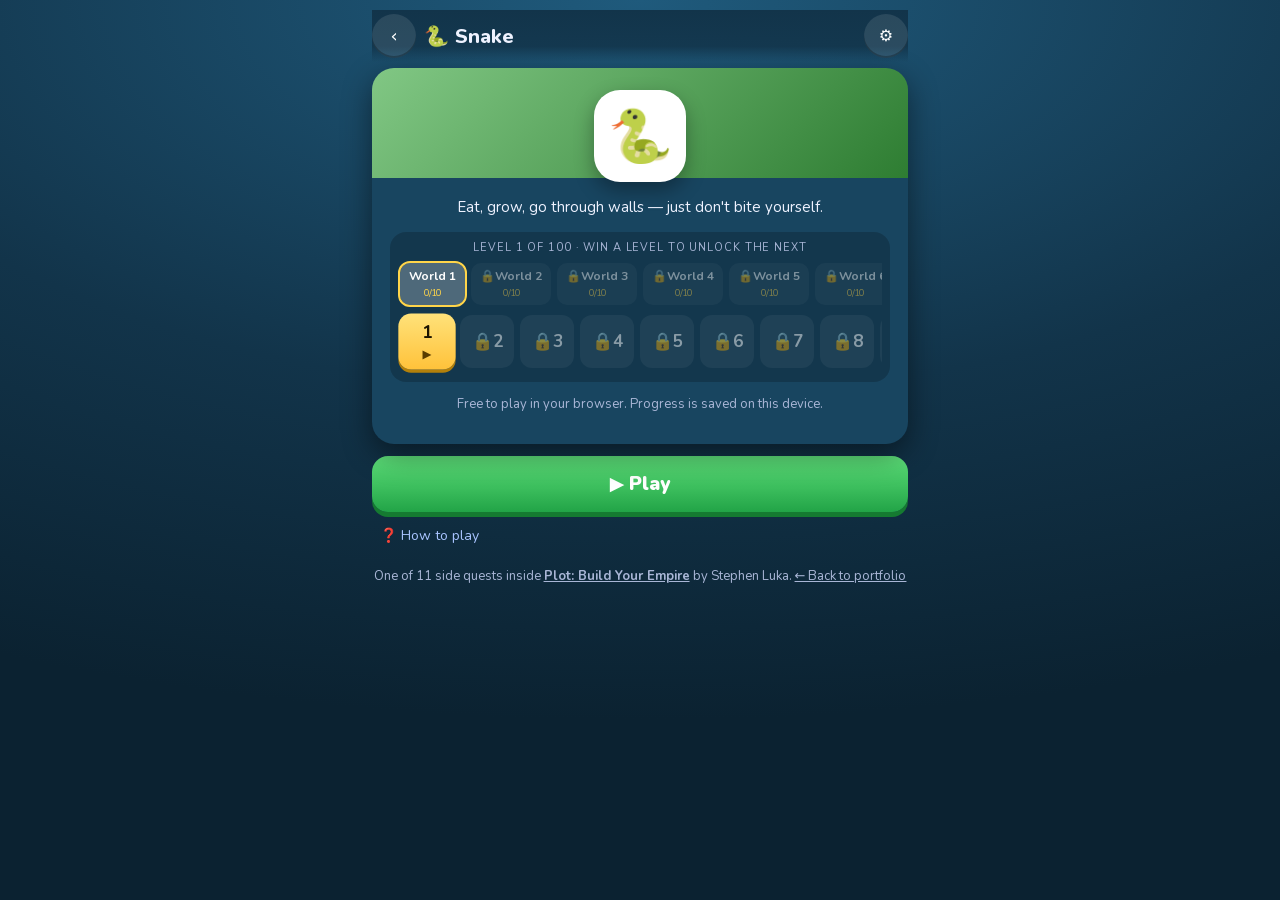
<file: games/snake/index.html>
<!doctype html><html lang="en"><head><meta charset="utf-8"><meta name="viewport" content="width=device-width,initial-scale=1,viewport-fit=cut">
<title>Snake · Free browser game by Stephen Luka</title><meta name="description" content="The classic: eat, grow, and don’t bite yourself. Play free in your browser. A side quest from Plot: Build Your Empire, made by Stephen Luka.">
<meta property="og:title" content="Snake · Play free"><meta property="og:description" content="The classic: eat, grow, and don’t bite yourself. A side quest from Plot, by Stephen Luka.">
<meta property="og:image" content="https://supolduza.github.io/portfolio/img/sq-snake.jpg"><meta property="og:type" content="website"><meta name="theme-color" content="#3a1c71">
<link rel="icon" href="../../img/favicon.png"><link rel="stylesheet" href="../shared/plot.css"><link rel="stylesheet" href="../shared/sa.css">
<script>try{if(matchMedia('(prefers-color-scheme: dark)').matches)document.documentElement.classList.add('dark')}catch(e){}</script>
</head><body><noscript><p class="sa-noscript">This game needs JavaScript.</p></noscript>
<script src="../shared/gamecore.js"></script><script src="../shared/gamefx.js"></script><script src="../shared/mock.js"></script><script src="../shared/games.js"></script>
<script>Games.pre('snake')</script></body></html>
</file>
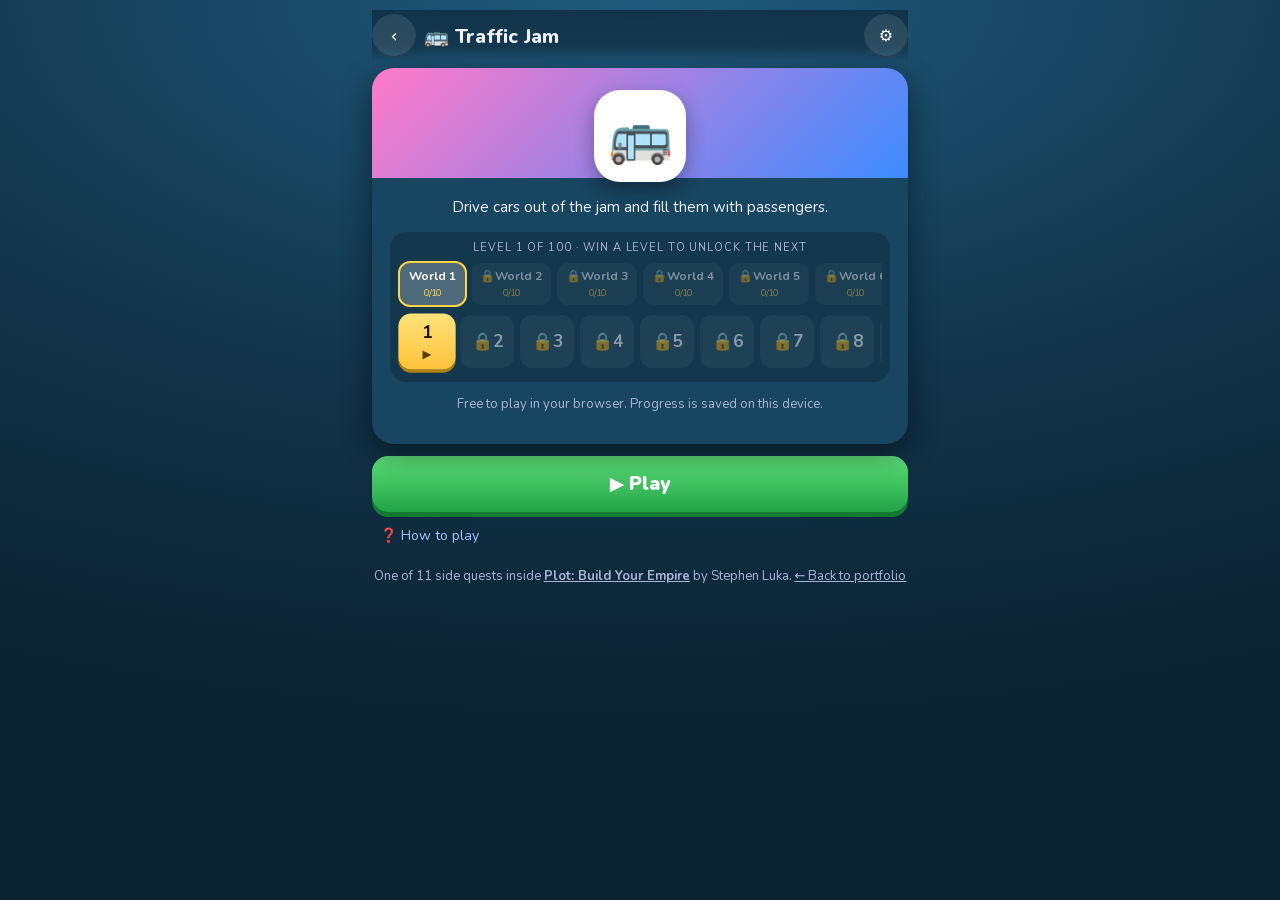
<file: games/traffic-jam/index.html>
<!doctype html><html lang="en"><head><meta charset="utf-8"><meta name="viewport" content="width=device-width,initial-scale=1,viewport-fit=cut">
<title>Traffic Jam · Free browser game by Stephen Luka</title><meta name="description" content="Drive cars out of the jam and fill them with passengers. Play free in your browser. A side quest from Plot: Build Your Empire, made by Stephen Luka.">
<meta property="og:title" content="Traffic Jam · Play free"><meta property="og:description" content="Drive cars out of the jam and fill them with passengers. A side quest from Plot, by Stephen Luka.">
<meta property="og:image" content="https://supolduza.github.io/portfolio/img/sq-traffic-jam.jpg"><meta property="og:type" content="website"><meta name="theme-color" content="#3a1c71">
<link rel="icon" href="../../img/favicon.png"><link rel="stylesheet" href="../shared/plot.css"><link rel="stylesheet" href="../shared/sa.css">
<script>try{if(matchMedia('(prefers-color-scheme: dark)').matches)document.documentElement.classList.add('dark')}catch(e){}</script>
</head><body><noscript><p class="sa-noscript">This game needs JavaScript.</p></noscript>
<script src="../shared/gamecore.js"></script><script src="../shared/gamefx.js"></script><script src="../shared/mock.js"></script><script src="../shared/games.js"></script>
<script>Games.pre('traffic_jam')</script></body></html>
</file>
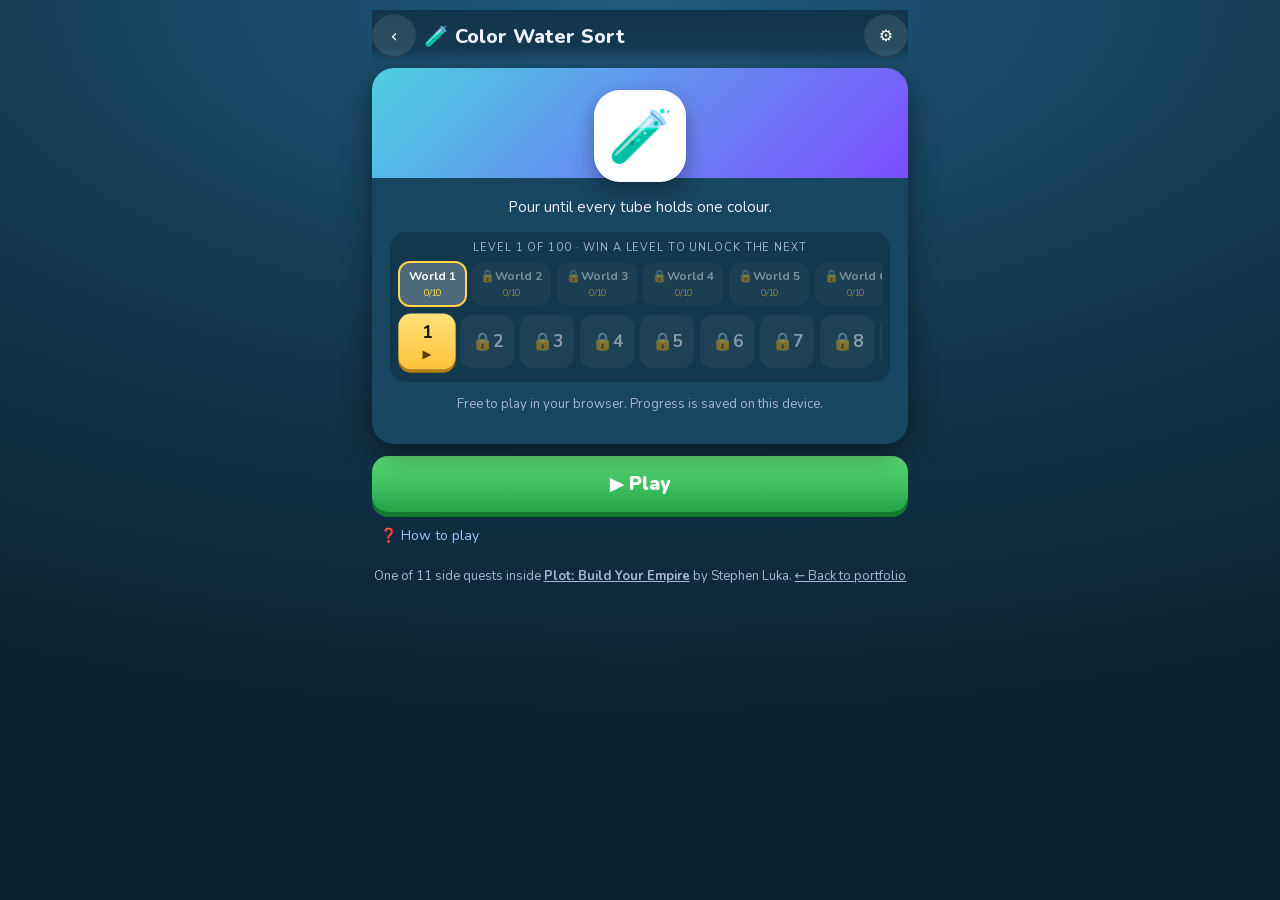
<file: games/water-sort/index.html>
<!doctype html><html lang="en"><head><meta charset="utf-8"><meta name="viewport" content="width=device-width,initial-scale=1,viewport-fit=cut">
<title>Color Water Sort · Free browser game by Stephen Luka</title><meta name="description" content="Pour the water until every tube holds one colour. Play free in your browser. A side quest from Plot: Build Your Empire, made by Stephen Luka.">
<meta property="og:title" content="Color Water Sort · Play free"><meta property="og:description" content="Pour the water until every tube holds one colour. A side quest from Plot, by Stephen Luka.">
<meta property="og:image" content="https://supolduza.github.io/portfolio/img/sq-water-sort.jpg"><meta property="og:type" content="website"><meta name="theme-color" content="#3a1c71">
<link rel="icon" href="../../img/favicon.png"><link rel="stylesheet" href="../shared/plot.css"><link rel="stylesheet" href="../shared/sa.css">
<script>try{if(matchMedia('(prefers-color-scheme: dark)').matches)document.documentElement.classList.add('dark')}catch(e){}</script>
</head><body><noscript><p class="sa-noscript">This game needs JavaScript.</p></noscript>
<script src="../shared/gamecore.js"></script><script src="../shared/gamefx.js"></script><script src="../shared/mock.js"></script><script src="../shared/games.js"></script>
<script>Games.pre('water_sort')</script></body></html>
</file>
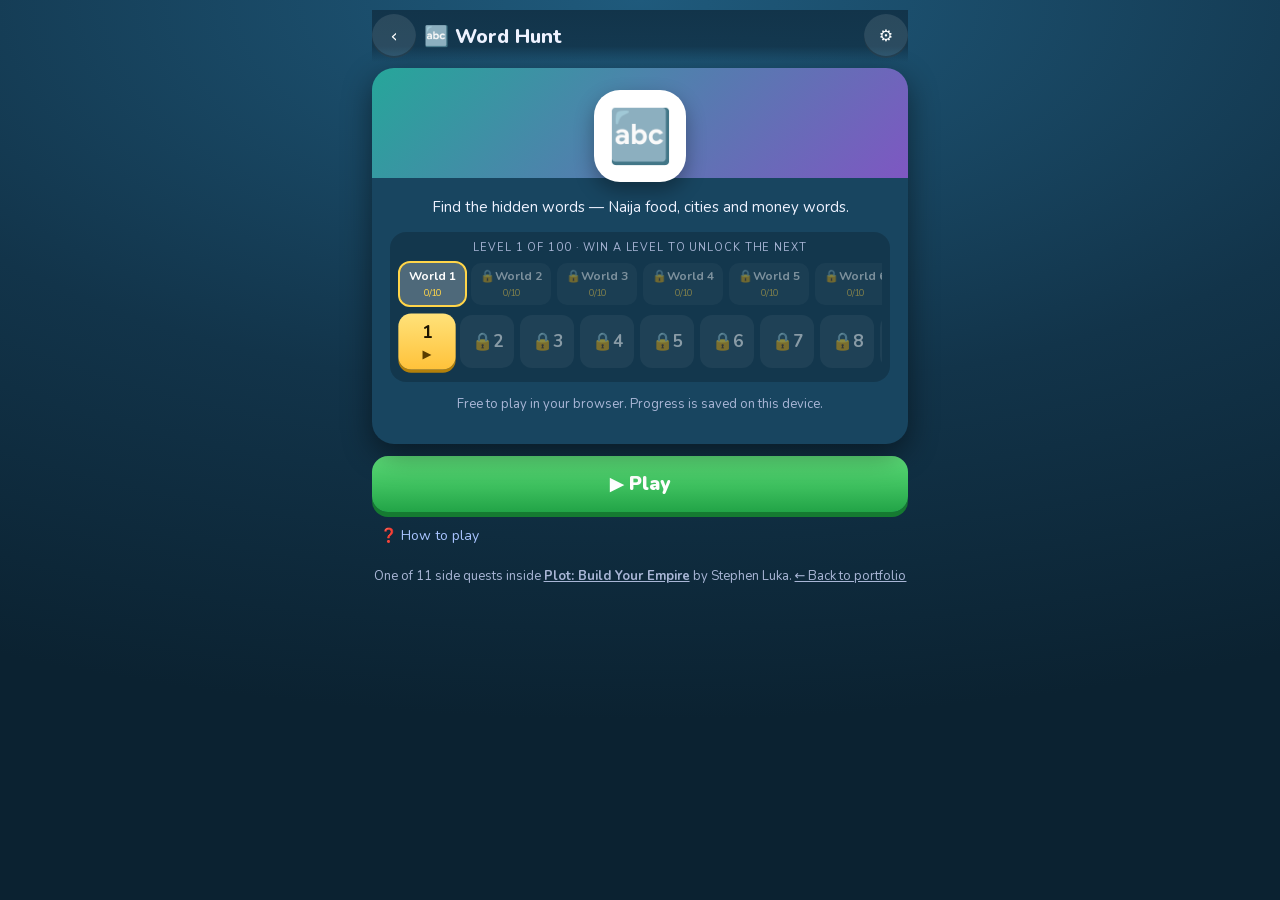
<file: games/word-hunt/index.html>
<!doctype html><html lang="en"><head><meta charset="utf-8"><meta name="viewport" content="width=device-width,initial-scale=1,viewport-fit=cut">
<title>Word Hunt · Free browser game by Stephen Luka</title><meta name="description" content="Find the hidden words in the letter grid. Play free in your browser. A side quest from Plot: Build Your Empire, made by Stephen Luka.">
<meta property="og:title" content="Word Hunt · Play free"><meta property="og:description" content="Find the hidden words in the letter grid. A side quest from Plot, by Stephen Luka.">
<meta property="og:image" content="https://supolduza.github.io/portfolio/img/sq-word-hunt.jpg"><meta property="og:type" content="website"><meta name="theme-color" content="#3a1c71">
<link rel="icon" href="../../img/favicon.png"><link rel="stylesheet" href="../shared/plot.css"><link rel="stylesheet" href="../shared/sa.css">
<script>try{if(matchMedia('(prefers-color-scheme: dark)').matches)document.documentElement.classList.add('dark')}catch(e){}</script>
</head><body><noscript><p class="sa-noscript">This game needs JavaScript.</p></noscript>
<script src="../shared/gamecore.js"></script><script src="../shared/gamefx.js"></script><script src="../shared/mock.js"></script><script src="../shared/games.js"></script>
<script>Games.pre('word_search')</script></body></html>
</file>
<file: games/shared/plot.css>
/* © 2026 Plot. All rights reserved. Proprietary — copying prohibited. */
*{box-sizing:border-box}body{margin:0;font-family:system-ui,sans-serif;background:#000}
#top{position:fixed;top:0;left:0;right:0;z-index:1000;display:flex;flex-wrap:wrap;gap:12px;align-items:center;padding:8px 12px;background:#111c;color:#eee;font-size:14px}
#top b{color:#ffd54a}#top button{margin-left:auto;background:#333;color:#eee;border:1px solid #555;border-radius:4px}
#map{position:absolute;top:0;bottom:0;left:0;right:0}
#panel{position:fixed;z-index:1000;right:10px;top:56px;width:330px;max-height:calc(100% - 70px);overflow:auto;background:#fff;border-radius:8px;padding:12px;box-shadow:0 4px 20px #0008;font-size:14px}
#panel.hidden{display:none}#panel h3{margin:0 0 6px}#panel table{width:100%;border-collapse:collapse}#panel td{padding:3px 0;border-bottom:1px solid #eee}
#panel button{margin:4px 4px 0 0;padding:6px 10px;border:0;border-radius:4px;background:#1565c0;color:#fff;cursor:pointer}#panel button.sec{background:#666}
#panel input{width:90px}.fee{color:#a15c00;font-size:12px}.close{float:right;background:#999!important}
#toast{position:fixed;bottom:20px;left:50%;transform:translateX(-50%);z-index:1001;background:#222;color:#fff;padding:8px 14px;border-radius:6px;display:none}
.lockl{background:#000a;color:#fff;border:0;font-size:12px}
@media(max-width:600px){#panel{left:0;right:0;top:auto;bottom:0;width:auto;max-height:55%;border-radius:12px 12px 0 0}#top{font-size:12px;gap:8px}}
.leaflet-top{top:40px}@media(max-width:600px){.leaflet-top{top:64px}}
.tb{margin-left:auto;display:flex;gap:6px}#top .tb button{margin:0;background:#333;color:#eee;border:1px solid #555;border-radius:4px;padding:3px 8px;cursor:pointer}
#side{position:fixed;z-index:1000;left:10px;top:56px;width:320px;max-height:calc(100% - 70px);display:flex;flex-direction:column;background:#fff;border-radius:8px;padding:12px;box-shadow:0 4px 20px #0008;font-size:14px}
#side.hidden,#auth.hidden,.hidden{display:none!important}#side .msgs{flex:1;overflow:auto;min-height:200px;max-height:55vh;border:1px solid #eee;padding:6px;margin:6px 0}
#side .m{margin:3px 0}#side .m b{color:#1565c0}#side input{width:100%;padding:6px}#side button{padding:6px 10px;border:0;border-radius:4px;background:#1565c0;color:#fff;margin-top:4px}
.n{border-bottom:1px solid #eee;padding:4px 0}.n.unread{background:#fff8e1}
#auth{position:fixed;inset:0;z-index:2000;display:flex;align-items:center;justify-content:center;background:#000a}
#auth .card{background:#fff;border-radius:12px;padding:22px;width:340px;max-width:92vw;font-size:14px;box-shadow:0 10px 40px #000}
#auth h2{margin:0;color:#1565c0;letter-spacing:3px}.sub{color:#555}#auth input,#auth select{display:block;width:100%;padding:8px;margin:6px 0;border:1px solid #ccc;border-radius:6px}
#auth label{display:block;margin-top:4px}#aGo{width:100%;padding:10px;border:0;border-radius:6px;background:#1565c0;color:#fff;font-size:15px;margin-top:6px}
.tabs{display:flex;gap:6px;margin:10px 0}.tabs button{flex:1;padding:6px;border:1px solid #1565c0;background:#fff;color:#1565c0;border-radius:6px}.tabs button.on{background:#1565c0;color:#fff}
.offer{border:1px solid #ddd;border-radius:6px;padding:6px;margin:4px 0}.offer input{width:80px}
@media(max-width:600px){#side{left:0;right:0;top:auto;bottom:0;width:auto;max-height:60%;border-radius:12px 12px 0 0}}

#who{cursor:pointer}#side{overflow:auto}a.pl{color:#1565c0;font-weight:600;text-decoration:none}a.pl:hover{text-decoration:underline}#top a.pl{color:#ffd54a}
.av{display:inline-flex;align-items:center;justify-content:center;width:30px;height:30px;border-radius:50%;color:#fff;font-weight:700;flex:none;object-fit:cover}.av.big{width:56px;height:56px;font-size:24px}
.rl .rr{display:flex;align-items:center;gap:8px;padding:6px 2px;border-bottom:1px solid #eee}.rr.me{background:#e3f2fd}.rr .rk{width:34px;font-weight:700;color:#555}.rr .nm{flex:1;min-width:0}.rr b{color:#2e7d32}
.up{color:#2e7d32;font-size:11px}.dn{color:#c62828;font-size:11px}
.prof{display:flex;gap:12px;align-items:center}.prof h3{margin:0}.bio{white-space:pre-wrap;background:#f6f6f6;border-radius:6px;padding:6px}
.pt{width:100%;border-collapse:collapse;margin:6px 0}.pt td{padding:3px 0;border-bottom:1px solid #eee}.pt td:first-child{color:#666}
.plist{display:flex;flex-direction:column;gap:4px}#side .pi{text-align:left;background:#f1f8e9;color:#222;border:1px solid #c5e1a5}
.edit textarea{width:100%;padding:6px;font:inherit}.edit label{display:block;margin:4px 0}#side h4{margin:10px 0 4px}#side button.sec{background:#666}
.nw{display:flex;gap:8px;padding:6px 0;border-bottom:1px solid #eee}.ni{font-size:20px}a.np{color:#6a1b9a}
.badge{background:#e53935;color:#fff;border-radius:8px;padding:0 5px;font-size:11px}.badge:empty{display:none}
@media(max-width:600px){#top .lbl{display:none}#side{max-height:70%}}

.av.sm{width:20px;height:20px;font-size:11px;margin-right:4px;vertical-align:middle}.ni{display:flex;gap:4px;align-items:flex-start}
.st{color:#f9a825;letter-spacing:1px}.tag{font-size:11px;border-radius:8px;padding:1px 6px;margin-left:4px}.tag.good{background:#e8f5e9;color:#2e7d32}.tag.bad{background:#ffebee;color:#c62828}
.rep summary,.edit summary{cursor:pointer;color:#1565c0;margin:6px 0}.rt{border-bottom:1px solid #eee;padding:4px 0}
.avup{margin:8px 0;display:flex;align-items:center;gap:6px;flex-wrap:wrap}label.btn{background:#1565c0;color:#fff;border-radius:4px;padding:6px 10px;cursor:pointer}
.rd{border:1px solid #ffe082;background:#fffde7;border-radius:6px;padding:6px;margin:4px 0}#side .star{background:none;color:#f9a825;font-size:22px;padding:0 2px;margin:0}
#side .rd .rc{width:100%;margin:4px 0}

.rtabs{display:flex;gap:4px;margin:6px 0;flex-wrap:wrap}#side .rf{background:#eee;color:#333}#side .rf.on{background:#1565c0;color:#fff}
.rep-card{border:1px solid #ddd;border-left:4px solid #f9a825;border-radius:6px;padding:8px;margin:6px 0}.rep-card.st-actioned{border-left-color:#c62828}.rep-card.st-dismissed{border-left-color:#9e9e9e}
.rh{display:flex;gap:6px;align-items:center}.rh .tag{margin-left:auto}.why{margin:6px 0;white-space:pre-wrap}.rep-card blockquote{margin:4px 0;padding:4px 8px;background:#f6f6f6;border-left:3px solid #ccc}
.rep-card textarea{width:100%;font:inherit;padding:4px}.mute{display:block;font-size:12px;margin:2px 0}#side .mute input{width:auto}.note{background:#fff8e1;padding:4px;border-radius:4px}
a.flag{color:#999;text-decoration:none;font-size:12px}a.flag:hover{color:#c62828}

/* 018 deals */
.deal{border-bottom:1px solid #333;padding:7px 0}.deal button{margin:4px 4px 0 0}.tabs{margin-bottom:6px}.tabs button{margin-right:4px}.tabs button.on{font-weight:bold;outline:2px solid #4a8}.dealbox{margin-top:6px}

/* r3 start-point picker */
#picker{position:fixed;z-index:1500;left:10px;top:56px;width:340px;max-width:calc(100% - 20px);background:#fff;border-radius:10px;padding:14px;box-shadow:0 6px 30px #000a;font-size:14px}
#picker h3{margin:0 0 4px}#picker input{width:100%;padding:8px;border:1px solid #ccc;border-radius:6px}#pkR{display:flex;flex-direction:column;gap:3px;margin:4px 0;max-height:220px;overflow:auto}
#picker .pk{text-align:left;background:#f1f8e9;border:1px solid #c5e1a5;border-radius:5px;padding:6px;cursor:pointer}#picker .pk small{color:#666}
#pkGo{width:100%;padding:10px;border:0;border-radius:6px;background:#2e7d32;color:#fff;font-size:15px;margin-top:8px}#pkGo:disabled{background:#999}
@media(max-width:600px){#picker{left:0;right:0;top:auto;bottom:0;width:auto;max-width:none;border-radius:12px 12px 0 0}}

/* r3 games */
/* games UI moved to js/gamefx.js (lazy, polish r1); header bits below are shared with the farm screen */
.ghead{display:flex;align-items:center;gap:8px}.ghead h2{margin:6px 0;flex:1;font-size:20px}
.gx{background:#0003;color:#fff;border:0;border-radius:50%;width:38px;height:38px;font-size:18px;cursor:pointer}.gsc{font-weight:800;color:#1b1300;background:linear-gradient(#ffe27a,#ffc23a);padding:4px 10px;border-radius:20px;font-size:13px}
#farm{position:fixed;inset:0;z-index:1800;background:linear-gradient(#8fd3ff,#c9f0a8 40%);color:#1d2b12;overflow:auto;font-size:15px}
.fwrap{max-width:560px;margin:0 auto;padding:12px 12px 40px}.fwrap h3{margin:14px 0 6px;font-size:16px}.fsub{color:#3c5226;font-size:13px;margin:6px 0}
.fcash{display:flex;gap:8px}.fcash div{flex:1;background:#fff;border-radius:14px;padding:10px;box-shadow:0 2px 0 #6aa84f}.fcash small{display:block;color:#5b6d48;font-size:12px}.fcash b{font-size:22px;color:#2e7d32}
.fscene{display:grid;grid-template-columns:repeat(4,1fr);gap:6px;margin:10px 0;background:#7cc95a;border-radius:16px;padding:8px}
.ft{background:#a5714a;border-radius:10px;padding:6px 2px;text-align:center;color:#fff}.ft span{font-size:28px;display:block}.ft small{font-size:11px}.ft.off{opacity:.35;filter:grayscale(1)}
.fgrid{display:grid;grid-template-columns:repeat(3,1fr);gap:6px}.fz{display:flex;flex-direction:column;align-items:center;background:#fff;border:0;border-radius:12px;padding:8px 4px;box-shadow:0 2px 0 #f9a825;cursor:pointer;color:#1d2b12}
.fz span{font-size:26px}.fz b{font-size:12px;text-align:center}.fz em{font-style:normal;color:#2e7d32;font-weight:700}.fz:disabled{opacity:.5;cursor:default}
.fbar{display:flex;align-items:center;gap:8px}.fbar button,.fco button{background:#ffb300;border:0;border-radius:10px;padding:10px 14px;font-weight:700;font-size:15px;cursor:pointer}.fbar button:disabled,.fco button:disabled{background:#ccc}
.fco{background:#fff;border-radius:14px;padding:8px 10px}.fco p{margin:4px 0 8px;font-size:14px}
#fplay{position:fixed;inset:0;z-index:1900;background:#7cc95a;touch-action:none;user-select:none}
#fpCv,#fp3d{position:absolute;inset:0;width:100%;height:100%;display:block}#fp3d{pointer-events:none}
.fphud{position:absolute;top:8px;left:8px;right:8px;display:flex;align-items:center;gap:8px;pointer-events:none}
.fphud>*{pointer-events:auto}.fphud button{width:42px;height:42px;border-radius:50%;border:0;background:#fff;font-size:20px;box-shadow:0 2px 0 #0003}
.fphud div{flex:1;background:#fff;border-radius:14px;padding:4px 12px;box-shadow:0 2px 0 #6aa84f}.fphud b{font-size:20px;color:#2e7d32;display:block}.fphud small{color:#5b6d48;font-size:12px}
.fpups{position:absolute;top:60px;right:8px;display:flex;flex-direction:column;gap:6px}.fpups button{background:#fff;border:0;border-radius:12px;padding:8px 12px;font-size:13px;box-shadow:0 2px 0 #f9a825}.fpups button:disabled{opacity:.5}
.fphelp{position:absolute;bottom:4px;left:8px;right:8px;margin:0;font-size:11px;color:#1d2b12aa;text-align:center;pointer-events:none}
.fplaybtn{width:100%;margin:8px 0;padding:14px;border:0;border-radius:14px;background:#43a047;color:#fff;font-size:18px;font-weight:800;box-shadow:0 3px 0 #2e7d32;cursor:pointer}
.fphud{max-width:560px;margin:0 auto}
/* guide (031) */
#gModal{position:fixed;inset:0;z-index:3000;pointer-events:none}
#gModal .gcard{position:fixed;pointer-events:auto;background:#1d2633;color:#eef;border-radius:14px;max-width:360px;width:calc(100% - 20px);box-sizing:border-box;padding:20px;box-shadow:0 8px 40px #000a;border:2px solid #ffd54a}
#gModal h3{margin:0 0 8px;font-size:20px}#gModal p{line-height:1.45}#gModal .grew{background:#ffd54a22;padding:6px 10px;border-radius:8px}
#gModal button{width:100%;margin-top:8px;padding:12px;font-size:16px;border-radius:10px}
#gRing{position:fixed;z-index:2500;border:3px solid #ffd54a;border-radius:12px;pointer-events:none;box-shadow:0 0 18px #ffd54a99;animation:gpulse 1.2s infinite}
@keyframes gpulse{50%{border-color:#fff;transform:scale(1.04)}}
#gHint{position:fixed;left:50%;transform:translateX(-50%);bottom:70px;z-index:2600;background:#ffd54a;color:#222;padding:8px 12px;border-radius:10px;max-width:90vw;font-size:14px;box-shadow:0 4px 16px #0008}
#gHint .gx{background:none;border:0;color:#222;margin-left:6px;cursor:pointer}
#gChip{position:fixed;left:10px;bottom:28px;z-index:1200;background:#1d2633ee;color:#fff;border:1px solid #ffd54a;border-radius:20px;padding:7px 12px;font-size:13px;max-width:70vw;white-space:nowrap;overflow:hidden;text-overflow:ellipsis;cursor:pointer}
#gChip.ready{background:#3a3010ee;animation:gpulse 1.6s infinite}
#gTip{position:fixed;right:10px;top:calc(96px + env(safe-area-inset-top));z-index:2700;display:flex;align-items:center;gap:8px;background:#263445;color:#fff;border-left:4px solid #7fd3ff;border-radius:10px;padding:10px 12px;max-width:min(340px,90vw);box-shadow:0 4px 16px #0008;font-size:14px}
#gTip button{margin-left:4px;flex:0 0 auto;min-height:40px;min-width:64px;padding:8px 12px;border:0;border-radius:10px;background:#7fd3ff;color:#06202e;font-weight:800;font-size:14px;cursor:pointer;touch-action:manipulation}
.goal{padding:6px 0;border-bottom:1px solid #fff1}.goal.ok{opacity:.75}.goal button{float:right}.gstep{background:#ffd54a18;padding:8px;border-radius:8px;margin:6px 0}

/* polish r1: farm screens */
.fphud{top:calc(8px + env(safe-area-inset-top))}.fphelp{bottom:calc(4px + env(safe-area-inset-bottom));font-weight:600;text-shadow:0 1px 0 #fff8}
.fphud button{transition:transform .1s}.fphud button:active{transform:scale(.9)}
.fz{transition:transform .12s,box-shadow .12s}.fz:not(:disabled):hover{transform:translateY(-2px)}.fz:not(:disabled):active{transform:scale(.96)}
.fz:not(:disabled){box-shadow:0 4px 0 #2e7d32,0 0 0 2px #66bb6a inset}.fz span{display:inline-block;transition:transform .2s}.fz:not(:disabled):hover span{transform:scale(1.2) rotate(-6deg)}
.fplaybtn{background:linear-gradient(#5ee07a,#22a447);box-shadow:0 5px 0 #157a31;transition:transform .1s}.fplaybtn:active{transform:translateY(3px);box-shadow:0 2px 0 #157a31}
.ft.on span{animation:fbob 2.6s ease-in-out infinite}.ft.on:nth-child(2n) span{animation-delay:-1.3s}@keyframes fbob{50%{transform:translateY(-3px)}}

/* r6: the guide chip never covers panel buttons — on phones it hides while a bottom sheet (plot panel / side sheet) is open */
.goal button[data-gc]{min-height:40px;min-width:76px;font-weight:700;touch-action:manipulation}
@media(max-width:600px){body:has(#panel:not(.hidden)) #gChip,body:has(#side:not(.hidden)) #gChip,body:has(#farm:not(.hidden)) #gChip{display:none}
 body:has(#panel:not(.hidden)) #gHint,body:has(#side:not(.hidden)) #gHint{bottom:auto;top:calc(96px + env(safe-area-inset-top))}}

/* r10 */
.gleft{margin:6px 0 0;font-size:13px;color:#cfe9d4}.gleft b{color:#7dff9a}
#gModal .gcard p{max-height:40vh;overflow:auto}
@media(max-width:600px){#gModal .gcard{padding:14px}#gModal h3{font-size:17px}#gModal button{padding:10px;font-size:15px}}
#toast{pointer-events:none;max-width:90vw}
@media(max-width:600px){body:has(#panel:not(.hidden)) #toast{bottom:auto;top:calc(64px + env(safe-area-inset-top))}}
.buyb{min-height:44px;min-width:44px;padding:10px 16px;font-size:15px;margin:6px 6px 0 0;border-radius:8px}
.buyb[disabled]{opacity:.5;cursor:not-allowed}
.need{background:#fff6d6;border:1px solid #f0d37a;border-radius:8px;padding:8px;margin:8px 0 0;color:#5a4500}.need button{min-height:36px}
h3 .pid{font-weight:400;font-size:11px}
/* r18 PWA: standalone safe areas, install card, update toast */
#top{padding-top:calc(8px + env(safe-area-inset-top));padding-left:calc(12px + env(safe-area-inset-left));padding-right:calc(12px + env(safe-area-inset-right))}
html.standalone #top{background:#12344a}
html.standalone body{overscroll-behavior:none}
#panel,#side{padding-bottom:calc(12px + env(safe-area-inset-bottom))}
#pwaCard{position:fixed;left:10px;right:10px;bottom:calc(12px + env(safe-area-inset-bottom));z-index:3000;display:flex;flex-wrap:wrap;align-items:center;gap:10px;background:#12344a;color:#eef;border-radius:14px;padding:12px;box-shadow:0 8px 30px #000a;font-size:14px;max-width:460px;margin:0 auto}
#pwaCard img{width:48px;height:48px;border-radius:11px}#pwaCard .pc-t{flex:1 1 200px}#pwaCard b{color:#ffd54a}
#pwaCard .pc-b{display:flex;gap:8px;margin-left:auto}#pwaCard button{min-height:44px;padding:0 16px;border:0;border-radius:10px;font-weight:800;background:#ffc428;color:#102a3a}#pwaCard button.sec{background:#2c4a60;color:#eef}
#pwaUpd{position:fixed;left:50%;transform:translateX(-50%);top:calc(60px + env(safe-area-inset-top));z-index:3100;min-height:44px;padding:0 18px;border:0;border-radius:22px;background:#ffc428;color:#102a3a;font-weight:800;box-shadow:0 6px 20px #0008}
/* r19 social */
.dot{display:inline-block;width:9px;height:9px;border-radius:50%;background:#bbb;margin-right:5px;vertical-align:middle}.dot.on{background:#2ecc71;box-shadow:0 0 0 2px #2ecc7133}
.fr{display:flex;align-items:center;gap:8px;padding:6px 0;border-bottom:1px solid #eee}.fr .nm{flex:1;min-width:0;overflow:hidden;text-overflow:ellipsis}.fb{display:flex;gap:4px;flex-wrap:wrap}.fb button{margin-top:0!important;min-height:36px;min-width:36px}
#side .row{display:flex;gap:6px}#side .row input{flex:1}#side .row button{margin-top:0}
.ctabs{display:flex;gap:4px;margin:6px 0}.ctabs button{flex:1;background:#e3eaf3!important;color:#123!important;min-height:38px}.ctabs button.on{background:#1565c0!important;color:#fff!important}
#side .m.mine{background:#eef5ff;border-radius:6px;padding:2px 4px}#side .m a.mu,#side .m a.flag{text-decoration:none;opacity:.6;font-size:12px}
.dml{display:flex;flex-direction:column;gap:4px;overflow:auto}#side .dmr{text-align:left;background:#f4f7fb!important;color:#123!important;margin-top:0}
.dmh{margin:4px 0;display:flex;align-items:center;gap:6px}.dmh .fb{margin-left:auto}
.pbtn{display:flex;flex-wrap:wrap;gap:6px;align-items:center;margin:8px 0}.pbtn button{margin-top:0!important;min-height:36px}
.myrank{background:#fff8e1;border:1px solid #ffd54a;border-radius:6px;padding:6px 8px;margin:6px 0}#side select{width:100%;padding:8px;font-size:15px}
@media(max-width:600px){#side .msgs{max-height:38vh;min-height:140px}#side input{font-size:16px}}

/* r20 invite */
.ivBtn{width:100%;min-height:44px;background:#1f8a4c!important;font-weight:700;margin:4px 0 8px}
.ivl input{width:100%;font-size:16px;padding:8px;box-sizing:border-box}.ivl .fb{margin:6px 0}.ivl .fb button,.ivl .btn{min-height:40px}
.btn.wa{background:#25d366;color:#fff;padding:9px 12px;border-radius:6px;text-decoration:none;display:inline-flex;align-items:center}
.ivs{display:flex;gap:6px;margin:10px 0}.ivs span{flex:1;background:#f1f5f7;border-radius:8px;padding:6px;text-align:center}.ivs b{display:block;font-size:17px}.ivs small{font-size:11px;color:#567}
.ivr li{margin:3px 0}
.ivp{display:flex;gap:10px;margin:4px 0;font-size:13px}.ivr-card .fb{display:flex;gap:6px;margin:4px 0}.ivr-card details{margin:4px 0;font-size:13px}
.trz-bal{background:linear-gradient(135deg,#0d47a1,#1976d2);color:#fff;border-radius:10px;padding:10px 12px;margin:6px 0}.trz-bal small{display:block;opacity:.8}.trz-bal b{font-size:26px}
.trz-grid{display:flex;gap:6px;margin:6px 0}.trz-grid>div{flex:1;background:#f1f5f7;border-radius:8px;padding:6px;font-size:12px}.trz-grid small{display:block;color:#567}.trz-grid span{display:block;font-weight:600}
.in{color:#2e7d32}.out{color:#c62828}.trz-kinds{width:100%;font-size:13px}.trz-kinds td:last-child{text-align:right;font-weight:600}
.trz-f{display:flex;gap:4px;flex-wrap:wrap}.trz-f select{flex:1;min-width:0;padding:6px}
.trz-row{display:flex;gap:8px;justify-content:space-between;border-bottom:1px solid #eee;padding:6px 0;font-size:13px;color:#222}.trz-row .amt{text-align:right;white-space:nowrap}.trz-row .amt span{display:block;font-weight:700}.trz-row .amt small{color:#789}
.trz-form label{display:block;margin:8px 0 2px;font-size:13px}.trz-form input,.trz-form textarea,.trz-pb input,.trz-pb select{width:100%;box-sizing:border-box;padding:8px;font:inherit;margin:2px 0}
.trz-sug{display:flex;gap:4px;flex-wrap:wrap}button.mini{padding:4px 8px;font-size:12px;margin:3px 0}
.trz-confirm{border:2px solid #1565c0;border-radius:8px;padding:8px;margin:8px 0;background:#f5f9ff}.trz-confirm table{width:100%;font-size:13px}.trz-big{display:block;background:#fff3e0;padding:6px;border-radius:6px;margin:6px 0;font-size:13px}.trz-big input{width:auto!important}
.trz-note{background:#fff8e1;border-radius:6px;padding:8px;font-size:12px;margin-top:10px}.trz-pb{background:#f5f9ff;border:1px solid #bbdefb;border-radius:8px;padding:8px}.trz-pb label{display:block;font-size:13px;margin-top:4px}
.trz-plot .fb{flex-wrap:wrap}.trz-plot .rsn{width:100%;box-sizing:border-box;padding:6px;margin:4px 0}
.trz-pb button{display:block;margin-top:6px;width:100%}
#panel .trz-pb input,#panel .trz-pb select{width:100%;box-sizing:border-box}

/* r23 3D map */
#b3d.off{opacity:.45;text-decoration:line-through}
.m3c span{display:inline-block;transform:translate(-50%,-50%);background:#1b1b1bd9;color:#fff;font:700 11px/1 system-ui;padding:2px 5px;border-radius:9px;border:1px solid #fff8}
.m3i span{display:inline-block;transform:translate(-50%,-50%);color:#fff;font:700 10px/1 system-ui;padding:2px 4px;border-radius:3px;border:1px solid #fff;text-shadow:0 1px 1px #0008}
/* r24: compact header + menu sheet, GPU-only motion, instant taps */
html{touch-action:manipulation;-webkit-tap-highlight-color:transparent}button,a,input,label{touch-action:manipulation}
#top{flex-wrap:nowrap;overflow:hidden;white-space:nowrap;gap:10px}#top>*{flex-shrink:0}#top #who{flex-shrink:1;min-width:0;overflow:hidden;text-overflow:ellipsis;max-width:30vw}
#top #bMenu{margin-left:auto;position:relative;font-size:20px;line-height:1;padding:6px 10px;border-radius:10px;background:#ffffff1f;border:1px solid #fff3;color:#fff;cursor:pointer}
#bMenu .badge{position:absolute;top:-5px;right:-6px}
@media(max-width:600px){#top{font-size:12px;gap:7px}#top #who small{display:none}}
@media(max-width:400px){#top #who{display:none}}
#menu,.usheet{position:fixed;inset:0;z-index:2500;background:#0007;display:flex;align-items:flex-end;justify-content:center;animation:ufade .2s ease-out}
#menu .mcard,.usheet .mcard{width:100%;max-width:520px;box-sizing:border-box;background:#fff;border-radius:18px 18px 0 0;padding:12px 14px calc(16px + env(safe-area-inset-bottom));max-height:85vh;overflow:auto;animation:uup .22s ease-out;will-change:transform}
.mhd{display:flex;align-items:center;justify-content:space-between;margin-bottom:8px;font-size:17px}.mhd button{background:#eee;border:0;border-radius:50%;width:34px;height:34px;font-size:16px}
#menu .tb{display:grid;grid-template-columns:repeat(4,1fr);gap:8px;margin:0}
#menu .tb button{position:relative;display:flex;flex-direction:column;align-items:center;justify-content:center;gap:4px;min-height:72px;padding:8px 2px;margin:0;background:#f2f6fa;color:#123;border:1px solid #dde5ee;border-radius:14px;font-size:24px;cursor:pointer}
#menu .tb button .lbl{display:block!important;font-size:12px;font-weight:600}#menu .tb .badge{position:absolute;top:4px;right:6px;font-size:11px}
#menu .tb #bOut{background:#fff0f0}#menu .tb #bTrz,#menu .tb #bIvr,#menu .tb #bRep{background:#fff8e1;border-color:#ffe082}
#menu.out,.usheet.out{animation:ufadeo .18s ease-in forwards}#menu.out .mcard,.usheet.out .mcard{animation:udown .18s ease-in forwards}
.urow{display:flex;align-items:center;justify-content:space-between;gap:10px;padding:12px 2px;border-bottom:1px solid #eee;font-size:15px}.urow.off{opacity:.55}.urow input[type=range]{width:55%}.urow input[type=checkbox]{width:22px;height:22px}
.ubtn{background:#1565c0;color:#fff;border:0;border-radius:8px;padding:6px 12px}
button{transition:transform .15s ease-out,opacity .15s ease-out}button:active{transform:scale(.96)}
#panel:not(.hidden),#side:not(.hidden){animation:upan .2s ease-out}
@media(max-width:600px){#panel:not(.hidden),#side:not(.hidden){animation:uup .22s ease-out}}
@keyframes ufade{from{opacity:0}}@keyframes ufadeo{to{opacity:0}}@keyframes uup{from{transform:translateY(40px);opacity:0}}@keyframes udown{to{transform:translateY(60px);opacity:0}}@keyframes upan{from{transform:translateY(8px);opacity:0}}
@keyframes utst{from{transform:translate(-50%,10px);opacity:0}}#toast{animation:utst .2s ease-out}
@media(prefers-reduced-motion:reduce){*,*::before,*::after{animation-duration:1ms!important;transition-duration:1ms!important}button:active{transform:none}}
@media(max-width:440px){#top #zl{display:none}}
/* r25 property economy */
.pbox b{display:inline}.pbx{display:flex;gap:8px;align-items:center}.pvw{flex:0 0 120px}.pv3{display:block}
.plv{color:#f5a623;letter-spacing:1px}.pnet{color:#2e7d32}.pcon{color:#b26a00}.neg{color:#c62828}
#panel .pbig{display:block;width:100%;padding:10px;font-size:15px;border-radius:10px;margin:6px 0 2px}
.pgrid{display:grid;grid-template-columns:repeat(auto-fill,minmax(96px,1fr));gap:6px;margin:6px 0}
#panel .pcard{display:flex;flex-direction:column;align-items:center;gap:1px;margin:0;padding:8px 4px;background:#f3f7fb;color:#123;border:1px solid #d6e2ee;border-radius:10px;transition:transform .15s ease-out}
#panel .pcard:active,#panel .pchip:active{transform:scale(.96)}.pcard .pic{font-size:26px}.pcard small{font-size:10.5px;color:#567}.pcard span{font-weight:700;color:#1565c0}
.pchips{display:flex;flex-wrap:wrap;gap:5px;margin:5px 0 8px}
#panel .pchip{margin:0;padding:6px 8px;background:#fff7e6;color:#4a3300;border:1px solid #f1d9a6;border-radius:999px;font-size:12.5px;text-align:left}
#panel .pchip small{display:block;font-size:10.5px;color:#8a6d3b}#panel .pchip.own{background:#e8f5e9;border-color:#b7dfb9;color:#2e7d32}
.ptot{display:grid;grid-template-columns:repeat(3,1fr);gap:6px;margin:8px 0}.ptot div{background:#f3f7fb;border-radius:10px;padding:8px;text-align:center}.ptot small{display:block;color:#678}
.prow{padding:8px;border-bottom:1px solid #eee;cursor:pointer}.prow small{color:#789}
.pflags{display:flex;flex-wrap:wrap;gap:8px;margin:6px 0}.pflags button{width:34px;height:34px;border-radius:50%;border:3px solid #fff;box-shadow:0 0 0 1px #0003;padding:0}.pflags button.on{box-shadow:0 0 0 3px #1565c0}
.ptab{width:100%;border-collapse:collapse;font-size:13px}.ptab td,.ptab th{padding:4px;border-bottom:1px solid #eee;text-align:left}
.gpopc.loss{border-top:4px solid #c62828}
/* r52 idle businesses */
#biz{position:fixed;inset:0;z-index:1800;color:#0d2a3c;overflow:auto;font-size:15px}#biz.hidden{display:none}
.bwrap{max-width:560px;margin:0 auto;padding:12px 12px 40px}.bwrap h3{margin:14px 0 6px;font-size:16px}
.bscene{position:relative;height:180px;border-radius:16px;overflow:hidden;box-shadow:0 6px 18px rgba(0,40,70,.25);cursor:pointer;touch-action:manipulation}
.bscene canvas{width:100%;height:100%;display:block}.btend{position:absolute;left:50%;bottom:8px;transform:translateX(-50%);border-radius:20px;padding:6px 14px;background:#fff;color:#0d2a3c;border:0;font-weight:700;box-shadow:0 2px 8px rgba(0,0,0,.2);pointer-events:none}
.btend.on{background:#ffd54f}.btier{margin:8px 0;background:rgba(255,255,255,.6);border-radius:10px;padding:4px 8px;position:relative;overflow:hidden}.btier i{position:absolute;left:0;bottom:0;height:3px;background:#1b6fa8}
.boff{background:#fff3cd;border-radius:10px;padding:6px 10px;font-size:13px}.fz.lock{opacity:.6}
.bizbuild{display:flex;flex-direction:column;gap:6px}.bizk{text-align:left}.bizk.lock{opacity:.65;font-size:13px}
#biz .fcash{display:grid;grid-template-columns:1fr 1fr}#biz .fcash b{font-size:20px}
/* r57 Ludo */
.luw{max-width:460px;margin:0 auto}
.lubw{position:relative;width:min(100%,calc(100vh - 290px));min-width:260px;aspect-ratio:1;margin:0 auto;border-radius:12px;box-shadow:0 8px 24px #0004;overflow:hidden}
.lub{display:block;width:100%;height:100%}
.lut{position:absolute;inset:0}
.lutk{position:absolute;left:0;top:0;width:6.6667%;height:6.6667%;padding:0;border:0;background:none;transition:transform .11s ease-out;will-change:transform;z-index:2}
.lutk::before{content:'';position:absolute;inset:8%;border-radius:50%;background:radial-gradient(circle at 35% 30%,#fff9,transparent 40%),var(--tc);box-shadow:0 2px 3px #0006,inset 0 -2px 0 #0003;border:2px solid #fff}
.lutk.s0{--tc:#e53935}.lutk.s1{--tc:#fbc02d;pointer-events:none}
.lutk.can{z-index:3}.lutk.can::before{animation:luGlow .7s ease-in-out infinite alternate}
.lutk.home::before{inset:22%}
.lutk.hit::before{animation:luHit .45s}
@keyframes luGlow{from{box-shadow:0 0 0 2px #fff,0 0 8px 3px #ffeb3b}to{box-shadow:0 0 0 3px #fff,0 0 14px 6px #ffeb3b;transform:translateY(-8%) scale(1.08)}}
@keyframes luHit{0%{transform:scale(1.4)}100%{transform:scale(1)}}
.lubar{display:flex;align-items:center;justify-content:space-between;gap:10px;margin:10px 4px}
.lupl{display:flex;flex-direction:column;font-size:13px;opacity:.85}.lupl.s0{text-align:right}
.ludie{width:58px;height:58px;border-radius:14px;border:0;background:#fff;box-shadow:0 4px 0 #bbb,0 6px 14px #0003;display:grid;grid-template-columns:repeat(3,1fr);padding:9px;gap:2px}
.ludie i{border-radius:50%}.ludie i.on{background:#222}.ludie.s0 i.on{background:#c62828}.ludie.s1 i.on{background:#b28704}
.ludie.ask{animation:luAsk .8s ease-in-out infinite alternate}.ludie.spin{animation:luSpin .3s linear infinite}
@keyframes luAsk{to{transform:scale(1.08);box-shadow:0 4px 0 #bbb,0 0 0 4px #ffeb3b}}
@keyframes luSpin{to{transform:rotate(360deg)}}
html.lite .lutk{transition:none}html.lite .lutk.can::before,html.lite .ludie.ask{animation:none;box-shadow:0 0 0 3px #ffeb3b}
/* r58 Ayo / Oware */
.ayw{display:flex;flex-direction:column;align-items:center;gap:10px;padding:6px}
.aybd{display:flex;align-items:stretch;gap:6px;background:linear-gradient(#8d5a3b,#6d4027);border-radius:22px;padding:8px;box-shadow:inset 0 2px 6px rgba(255,255,255,.2),0 6px 18px rgba(0,0,0,.4);width:min(100%,560px)}
.ayrows{flex:1;display:flex;flex-direction:column;gap:6px}.ayrow{display:grid;grid-template-columns:repeat(6,1fr);gap:5px}
.aypit{position:relative;aspect-ratio:1;border-radius:50%;border:0;background:radial-gradient(circle at 50% 40%,#4e2c1a,#3a1f12);box-shadow:inset 0 3px 8px rgba(0,0,0,.6);color:#fff;padding:0;cursor:default;transition:box-shadow .2s,transform .15s}
.aypit b{position:absolute;bottom:-1px;right:2px;font-size:11px;background:rgba(0,0,0,.55);border-radius:8px;padding:0 4px}
.aypit.ai b{top:-1px;bottom:auto}
.ays{position:absolute;inset:14%}.ays i{position:absolute;left:39%;top:39%;width:22%;height:22%;border-radius:50%;background:radial-gradient(circle at 35% 30%,#ffe082,#c77800);transform:rotate(var(--a)) translate(var(--r)) }
.aypit.can{cursor:pointer;box-shadow:inset 0 3px 8px rgba(0,0,0,.6),0 0 0 3px #ffd54f,0 0 12px #ffd54f}
.aypit.can:active{transform:scale(.94)}.aypit.src{box-shadow:inset 0 3px 8px rgba(0,0,0,.6),0 0 0 3px #fff}
.aypit.drop{animation:aydrop .25s}@keyframes aydrop{50%{transform:scale(1.1)}}
.ayst{width:44px;border-radius:20px;background:#3a1f12;box-shadow:inset 0 3px 8px rgba(0,0,0,.6);display:flex;flex-direction:column;align-items:center;justify-content:center;color:#ffe082}
.ayst b{font-size:20px}.ayst small{font-size:11px;color:#fff}
html.lite .aypit.drop{animation:none}html.lite .aybd{box-shadow:none}
/* r59 Word Hunt */
.wsw{display:flex;flex-direction:column;align-items:center;gap:10px;padding:6px}
.wsl{display:flex;flex-wrap:wrap;gap:6px;justify-content:center;max-width:520px}
.wsl span{padding:3px 9px;border-radius:12px;background:rgba(255,255,255,.1);font-weight:700;font-size:13px;letter-spacing:.5px}
.wsl span.got{background:var(--wc);color:#fff;text-decoration:line-through;opacity:.85}
.wsg{position:relative;display:grid;grid-template-columns:repeat(var(--n),1fr);width:min(100%,460px);aspect-ratio:1;background:#fdf6e3;border-radius:14px;padding:4px;touch-action:none;box-shadow:0 6px 18px rgba(0,0,0,.35)}
.wsv{position:absolute;inset:4px;width:calc(100% - 8px);height:calc(100% - 8px);pointer-events:none}
.wsv line{stroke-width:.62;stroke-linecap:round;opacity:.45}.wsv line.wsx{opacity:.8}
.wsc{position:relative;border:0;background:none;color:#263238;font-weight:800;font-size:clamp(14px,4.6vw,22px);padding:0;user-select:none;-webkit-user-select:none}
.wsc.sel{background:#ffd54f;border-radius:50%}
html.lite .wsg{box-shadow:none}
/* r60 Memory Match */
.mmw{display:flex;flex-direction:column;align-items:center;gap:10px;padding:6px}
.mmg{display:grid;grid-template-columns:repeat(var(--c),1fr);gap:8px;width:min(100%,440px)}
.mmc{position:relative;aspect-ratio:3/4;border:0;background:none;padding:0;perspective:600px}
.mmc span{position:absolute;inset:0;border-radius:12px;display:flex;align-items:center;justify-content:center;backface-visibility:hidden;transition:transform .35s;font-size:clamp(22px,8vw,38px)}
.mmb{background:linear-gradient(135deg,#ec407a,#ffa726);color:rgba(255,255,255,.8);font-weight:800;box-shadow:0 4px 10px rgba(0,0,0,.35)}
.mmf{background:#fff;transform:rotateY(180deg);box-shadow:0 4px 10px rgba(0,0,0,.35)}
.mmc.up .mmb{transform:rotateY(180deg)}.mmc.up .mmf{transform:rotateY(0)}
.mmc.got .mmf{background:#e8f5e9;box-shadow:0 0 0 3px #66bb6a}
html.lite .mmc span{transition:none}
/* r61 Quiz Rounds */
.qzw{display:flex;flex-direction:column;gap:10px;padding:8px;max-width:520px;margin:0 auto;width:100%}
.qzt{height:8px;border-radius:4px;background:rgba(255,255,255,.12);overflow:hidden}.qzt i{display:block;height:100%;width:100%;background:#29b6f6;transition:width .1s linear}.qzt i.low{background:#ef5350}
.qzn{margin:0;font-size:13px;opacity:.75}.qzq{margin:0 0 4px;font-size:20px;line-height:1.3}
.qzo{display:grid;gap:8px}.qzb{padding:14px;border-radius:12px;border:0;background:rgba(255,255,255,.1);color:inherit;font-size:16px;font-weight:700;text-align:left}
.qzb:active{transform:scale(.98)}.qzb.right{background:#2e7d32;color:#fff}.qzb.wrong{background:#c62828;color:#fff}
html.lite .qzt i{transition:none}
/* r62 game juice (visual only) */
#games .gprog{height:5px;margin:2px 0 6px;border-radius:3px;background:#ffffff14;overflow:hidden}
#games .gprog i{display:block;height:100%;background:linear-gradient(90deg,#ffd54a,#9be15d);transform-origin:0 50%;transform:scaleX(0);transition:transform .35s cubic-bezier(.3,.7,.3,1);border-radius:3px}
#games #gArea{position:relative}
#games .gcombo{position:absolute;left:50%;top:38%;z-index:20;pointer-events:none;transform:translate(-50%,-50%);animation:gcombo 1.1s ease-out forwards}
#games .gcombo b{display:block;padding:8px 16px;border-radius:22px;font-size:20px;font-weight:900;color:#3a1d00;background:linear-gradient(#fff3a6,#ffb300);box-shadow:0 6px 18px #0006,inset 0 -3px 0 #e08a00;white-space:nowrap}
@keyframes gcombo{0%{opacity:0;transform:translate(-50%,-30%) scale(.5)}18%{opacity:1;transform:translate(-50%,-50%) scale(1.15)}30%{transform:translate(-50%,-50%) scale(1)}80%{opacity:1}100%{opacity:0;transform:translate(-50%,-90%) scale(.95)}}
#games .gshk,.gpopc.gshk{animation:gshk .32s ease-out}
@keyframes gshk{20%{transform:translateX(-5px)}40%{transform:translateX(4px)}60%{transform:translateX(-3px)}80%{transform:translateX(2px)}}
#games .gplay button.gpress:not(:disabled),#games .wsc.gpress,#games .aypit.gpress,#games .mmc.gpress,#games .qzb.gpress{transform:scale(.93);filter:brightness(1.12);transition:transform .06s,filter .06s}
#games .bv.gpress .vb,#games [data-t].gpress{filter:brightness(1.18) drop-shadow(0 0 6px #fff8)}
.gstars{display:flex;justify-content:center;gap:6px;margin:-4px 0 4px}
.gstars i{font-style:normal;font-size:38px;line-height:1;color:#ffffff22;text-shadow:0 2px 0 #0004}
.gstars i.on{color:#ffd54a;text-shadow:0 0 14px #ffb30099,0 3px 0 #b07800;animation:gstar .5s cubic-bezier(.3,1.6,.5,1) both;animation-delay:var(--d)}
@keyframes gstar{0%{transform:scale(0) rotate(-40deg);opacity:0}100%{transform:none;opacity:1}}
.gpopc.loss .gpopi{animation:none;filter:grayscale(.3) drop-shadow(0 6px 10px #0008)}
/* themed backgrounds per game */
#games[data-g=traffic_jam]{background:radial-gradient(120% 70% at 50% 0%,#3b4a7a 0%,#1d2647 60%,#121831 100%)}
#games[data-g=snake]{background:radial-gradient(120% 70% at 50% 0%,#1f5a3a 0%,#123322 60%,#0b1f15 100%)}
#games[data-g=checkers]{background:radial-gradient(120% 70% at 50% 0%,#5a3a24 0%,#2e1d12 60%,#1c120b 100%)}
#games[data-g=number_match]{background:radial-gradient(120% 70% at 50% 0%,#2f3f8f 0%,#18205a 60%,#0e1438 100%)}
#games[data-g=water_sort]{background:radial-gradient(120% 70% at 50% 0%,#1f5f7a 0%,#123a4d 60%,#0a2230 100%)}
#games[data-g=market_trader]{background:radial-gradient(120% 70% at 50% 0%,#14425a 0%,#0c2638 60%,#061521 100%)}
#games[data-g=ludo]{background:radial-gradient(120% 70% at 50% 0%,#6a2a2a 0%,#3a1717 60%,#220d0d 100%)}
#games[data-g=ayo]{background:radial-gradient(120% 70% at 50% 0%,#6b4a1e 0%,#3b2810 60%,#211608 100%)}
#games[data-g=word_search]{background:radial-gradient(120% 70% at 50% 0%,#1f5f5a 0%,#123a3a 60%,#0a2222 100%)}
#games[data-g=memory]{background:radial-gradient(120% 70% at 50% 0%,#6a2a55 0%,#3a1730 60%,#220d1c 100%)}
#games[data-g=quiz]{background:radial-gradient(120% 70% at 50% 0%,#2a3f8a 0%,#172357 60%,#0d1436 100%)}
#games[data-g] .ghead{background:linear-gradient(#0006,#0000)}
/* Traffic Jam polish */
#games .bjq{background:linear-gradient(#ffffff,#e3e7fb);box-shadow:inset 0 -3px 0 #b9c0e6,0 4px 10px #0004}
#games .bjs{background:linear-gradient(#4a5062,#3a3f4e);box-shadow:inset 0 3px 6px #0006,0 4px 10px #0004;border:2px solid #2c303c}
#games .bjsl{border:2px solid transparent;border-left:3px solid #ffd54a;border-right:3px solid #ffd54a;border-radius:6px;background:linear-gradient(#ffffff0a,#ffffff16)}
#games .bjsl em{color:#ffd54a;opacity:.55;font-weight:900}
#games .bjsl.lock{border:2px solid #ffd54a;background:radial-gradient(#ffd54a33,#ffd54a10)}
#games .bjsl.bjgo{animation:bjgo .45s ease-out}@keyframes bjgo{40%{box-shadow:0 0 0 3px #9be15d,0 0 18px #9be15d}}
#games .bjl:not(.d3){background:repeating-linear-gradient(0deg,#0000 0 calc(var(--cs) - 1px),#ffffff12 calc(var(--cs) - 1px) var(--cs)),repeating-linear-gradient(90deg,#0000 0 calc(var(--cs) - 1px),#ffffff12 calc(var(--cs) - 1px) var(--cs)),linear-gradient(#5a6075,#474c5e);box-shadow:inset 0 0 0 3px #2f3342,0 8px 20px #0006}
#games .bjl:not(.d3) .vb{background:linear-gradient(100deg,color-mix(in srgb,var(--c) 70%,#fff) 0%,var(--c) 35%,color-mix(in srgb,var(--c) 75%,#000) 100%);box-shadow:0 4px 6px #0006,inset 0 -3px 0 #0003,inset 0 2px 0 #fff5}
html.lite #games .gcombo,html.lite .gstars i.on{animation:none}html.lite #games .gprog i{transition:none}
html.lite #games[data-g]{background:#141c36}
/* r63 per-game art (visual only) */
#games .nm button:not(.x){background:linear-gradient(#3a4a9a,#26306e);box-shadow:inset 0 2px 0 #ffffff22,0 3px 0 #141a44,0 5px 8px #0005;border-radius:10px;text-shadow:0 1px 0 #0008}
#games .nm button.s{background:linear-gradient(#ffe27a,#ffc23a);box-shadow:0 5px 0 #b3800a,0 0 14px #ffd54a88;text-shadow:none}
#games .tube{background:linear-gradient(90deg,#ffffff14,#ffffff30 40%,#ffffff10);box-shadow:inset 0 -6px 10px #0004,0 6px 12px #0005}
#games .tube.done{animation:wsdone .6s ease-out}@keyframes wsdone{40%{transform:translateY(-8px) scale(1.04)}}
#games .snc{box-shadow:0 10px 28px #0008,0 0 0 4px #1f5e2a,0 0 0 7px #0d3518}
#games .ckw{background:linear-gradient(135deg,#9a6638,#5d3a1e 60%,#4a2d16);box-shadow:0 12px 30px #0009,inset 0 2px 0 #ffffff40,inset 0 -3px 0 #0005}
#games .ck .l{background:linear-gradient(135deg,#f7e7c9,#ead3a8)}#games .ck .d{background:linear-gradient(135deg,#b07a44,#97653a)}
#games .ck i{box-shadow:0 4px 0 #0007,0 6px 8px #0004}
#games .mtc{box-shadow:0 10px 24px #0008,0 0 0 1px #ffffff14}
#games #mtB:not(:disabled){background:linear-gradient(#5fd36a,#2e9e3c);box-shadow:0 4px 0 #1c6b26,0 0 14px #5fd36a55}
#games #mtS:not(:disabled){background:linear-gradient(#ff7a6b,#d9382a);box-shadow:0 4px 0 #8f1d14,0 0 14px #ff7a6b55}
#games .luw{filter:drop-shadow(0 10px 18px #0008)}
#games .ludie{background:linear-gradient(145deg,#fff,#e8e8ee);box-shadow:0 4px 0 #a9a9b8,0 8px 16px #0005,inset 0 2px 0 #fff}
#games .aybd{background:linear-gradient(#8a5a2b,#5a3816 70%,#47290f)!important;box-shadow:0 12px 28px #0009,inset 0 2px 0 #ffffff33,inset 0 -4px 0 #0005!important;border-radius:22px}
#games .aypit{background:radial-gradient(circle at 50% 35%,#3a230d,#5a3816 70%)}
#games .wsg{box-shadow:0 10px 26px #0008,inset 0 0 0 3px #ffffff55!important;background:linear-gradient(#fffaf0,#f3ead6)!important}
#games .wsc.sel{background:radial-gradient(#ffe57f,#ffca28);box-shadow:0 0 12px #ffca28aa}
#games .wsl span.got{animation:wpgot .45s cubic-bezier(.3,1.6,.5,1)}@keyframes wpgot{0%{transform:scale(1.4)}}
#games .mmb{background:linear-gradient(135deg,#ff7a8a,#e8467a 50%,#b02a6a)!important;box-shadow:inset 0 0 0 3px #ffffff40,0 5px 10px #0006}
#games .mmf{box-shadow:0 5px 10px #0006}
#games .mmc.got .mmf{animation:mmgot .5s cubic-bezier(.3,1.6,.5,1)}@keyframes mmgot{40%{transform:scale(1.1)}}
#games .qzb{background:linear-gradient(#ffffff1f,#ffffff0d);box-shadow:inset 0 1px 0 #ffffff26,0 4px 0 #0004;transition:transform .08s,background .15s}
#games .qzb.right{background:linear-gradient(#43a047,#2e7d32);animation:wpgot .4s}#games .qzb.wrong{background:linear-gradient(#e53935,#b71c1c)}
#games .qzt{height:10px;box-shadow:inset 0 1px 3px #0006}#games .qzt i{background:linear-gradient(90deg,#29b6f6,#4dd0e1)}
html.lite #games .tube.done,html.lite #games .mmc.got .mmf,html.lite #games .wsl span.got,html.lite #games .qzb.right{animation:none}
html.lite #games .luw{filter:none}
/* r74: earnings chips fit narrow phones */
.fcash,#biz .fcash{display:grid;grid-template-columns:repeat(2,minmax(0,1fr));gap:6px}
.fcash div{min-width:0;padding:7px 8px;border-radius:12px}
.fcash small{font-size:11px;white-space:nowrap;overflow:hidden;text-overflow:ellipsis}
.fcash b,#biz .fcash b{font-size:clamp(14px,4.6vw,18px);display:block;white-space:nowrap;overflow:hidden;text-overflow:ellipsis}
.sheet,.modal,#farm,#biz{max-width:100vw;overflow-x:hidden}
.fgrid{grid-template-columns:repeat(3,minmax(0,1fr))}.fz{min-width:0}.fz b,.fz em,.fz small{max-width:100%;overflow-wrap:anywhere;word-break:break-word}
@media (max-width:340px){.fgrid{grid-template-columns:repeat(2,minmax(0,1fr))}}
/* r98: instant tap feedback while the server answers; construction chip never blocks the app */
#farm button.busy,#biz button.busy{opacity:.6;transform:scale(.96);transition:transform .08s}#farm button:active,#biz button:active{transform:scale(.96)}
#biz .bwrap,#farm>div:first-child{padding-top:calc(12px + env(safe-area-inset-top))}
#bizCon{position:fixed;left:50%;transform:translateX(-50%);top:calc(64px + env(safe-area-inset-top));z-index:1300;display:flex;align-items:center;gap:6px;max-width:92vw;padding:6px 6px 6px 12px;border-radius:22px;background:#1d2633ee;color:#fff;font-size:13px;box-shadow:0 4px 14px #0006;pointer-events:auto}
#bizCon .bcgo{background:none;border:0;color:#fff;font:inherit;white-space:nowrap;overflow:hidden;text-overflow:ellipsis}#bizCon .bcx{width:30px;height:30px;border:0;border-radius:50%;background:#fff2;color:#fff;flex:0 0 auto}
/* r102 wealth races */
.wr{margin:8px 0}.wrf{margin:4px 0}.wrbar{height:8px;border-radius:4px;background:rgba(127,127,127,.25);overflow:hidden;margin:2px 0 6px}.wrbar i{display:block;height:100%;min-width:2px;background:linear-gradient(90deg,#d4a017,#ffd54a)}.wrbar.me i{background:linear-gradient(90deg,#2e7d32,#66bb6a)}
.wrlist{padding-left:0;list-style:none}.wrlist li{display:grid;grid-template-columns:2.6em 1fr auto;gap:2px 6px;padding:4px 0;border-bottom:1px solid rgba(127,127,127,.15)}.wrlist li .fee{grid-column:2/4;font-size:.8em}.wrlist li.me{font-weight:600}
/* r104 rank clubs */
.rcL{display:flex;gap:6px;overflow-x:auto;padding:4px 0 8px}.rcT{flex:0 0 auto;display:flex;flex-direction:column;align-items:center;min-width:84px;padding:6px;border-radius:10px;opacity:.85}.rcT.on{outline:2px solid #d4a017;opacity:1}.rcT.me{background:rgba(46,125,50,.25)}.rcT.lock{opacity:.5}.rcB{font-size:1.6em}.rcT small{font-size:.7em}
.rcbonus{position:fixed;inset:0;background:#0009;display:flex;align-items:center;justify-content:center;z-index:9000}.rcbonus .rcb{background:var(--card,#1d2330);padding:22px;border-radius:16px;text-align:center;max-width:300px}

/* © 2026 Plot. All rights reserved. r26 design tokens — the single source for colour, type, space, radii, elevation, motion. */
@font-face{font-family:"Nunito";src:url(fonts/nunito.woff2) format("woff2");font-weight:200 1000;font-display:swap}
:root{
 /* brand */
 --brand-900:#0b2231;--brand-800:#12344a;--brand-700:#184560;--brand-600:#1f5a7c;--brand-500:#2a7aa6;--brand-100:#e3eef5;--brand-50:#f2f7fa;
 /* money / success / danger / warning */
 --gold-600:#c98a00;--gold-500:#f2b01e;--gold-400:#ffc94a;--gold-100:#fff4d6;
 --green-700:#16794a;--green-600:#1f9a5d;--green-100:#e3f6ec;
 --red-700:#b42318;--red-600:#d63a2f;--red-100:#fde8e6;
 --amber-700:#8a5300;
 /* neutrals (text on white: ink-900 15.8:1, ink-600 7.0:1, ink-500 4.9:1 — all AA) */
 --ink-900:#0f1d27;--ink-700:#2b3d4a;--ink-600:#3f5462;--ink-500:#5b6f7c;--ink-300:#b9c6cf;--ink-200:#d9e2e8;--ink-100:#edf2f5;--surface:#fff;--canvas:#f5f8fa;
 /* semantic */
 --primary:var(--brand-600);--primary-press:var(--brand-700);--on-primary:#fff;--money:var(--gold-600);--accent:var(--gold-400);--success:var(--green-600);--danger:var(--red-600);--focus:#ffb703;
 /* type scale (1.2 minor third) */
 --font:"Nunito",system-ui,-apple-system,"Segoe UI",Roboto,sans-serif;
 --fs-xs:11.5px;--fs-sm:13px;--fs-md:15px;--fs-lg:17px;--fs-xl:20px;--fs-2xl:24px;--fs-3xl:30px;
 --fw-reg:500;--fw-semi:650;--fw-bold:800;--fw-black:900;
 /* spacing (4pt) */
 --s1:4px;--s2:8px;--s3:12px;--s4:16px;--s5:20px;--s6:24px;--s8:32px;
 /* radii */
 --r-sm:8px;--r-md:12px;--r-lg:16px;--r-xl:22px;--r-pill:999px;
 /* elevation */
 --e1:0 1px 2px rgba(15,29,39,.08),0 1px 1px rgba(15,29,39,.04);
 --e2:0 4px 12px rgba(15,29,39,.12),0 1px 3px rgba(15,29,39,.08);
 --e3:0 12px 32px rgba(8,22,32,.28),0 2px 8px rgba(8,22,32,.12);
 /* layout */
 --tap:44px;--tabh:60px;--toph:48px;--safe-b:env(safe-area-inset-bottom);--safe-t:env(safe-area-inset-top);
 /* motion: spring-like easing, transform/opacity only */
 --ease-spring:cubic-bezier(.2,.9,.25,1.12);--ease-out:cubic-bezier(.22,1,.36,1);--t-fast:140ms;--t-med:240ms;
 /* icons: 24px grid, 2px round stroke, currentColor (icons.svg) */
 --icon:22px;
}

/* © 2026 Plot. All rights reserved. r26 UI skin: built only from tokens.css. Loaded after style.css; overrides by cascade order. */
body,button,input,select,textarea{font-family:var(--font)}body{font-size:var(--fs-md);color:var(--ink-900);-webkit-font-smoothing:antialiased;font-variant-numeric:tabular-nums}
.ic{width:var(--icon);height:var(--icon);flex:none;fill:none;stroke:currentColor;stroke-width:2;stroke-linecap:round;stroke-linejoin:round;vertical-align:middle}
:focus-visible{outline:3px solid var(--focus);outline-offset:2px}
/* ---------- header ---------- */
#top{height:calc(var(--toph) + var(--safe-t));padding:var(--safe-t) var(--s3) 0;gap:var(--s2);background:linear-gradient(180deg,var(--brand-900),var(--brand-800));color:#fff;box-shadow:var(--e2);font-size:var(--fs-sm);font-weight:var(--fw-semi)}
#top>b:first-child{font-weight:var(--fw-black);letter-spacing:2px;color:#fff;font-size:var(--fs-md);display:flex;align-items:center;gap:6px}
#top>b:first-child::before{content:"";width:22px;height:22px;border-radius:7px;background:none center/cover;box-shadow:0 0 0 1px #fff3}
#top>span:not(#who):not(#zl){display:inline-flex;align-items:center;gap:4px;background:#ffffff14;border:1px solid #ffffff1f;border-radius:var(--r-pill);padding:4px 10px;min-height:30px;color:#cfe0ea;font-size:var(--fs-xs);cursor:pointer}
#top b{color:var(--gold-400);font-weight:var(--fw-bold);font-size:var(--fs-sm)}
#top #who{color:#fff}#top #zl{color:#9fb8c8;font-size:var(--fs-xs)}
#top #bMenu{display:none}
.r26 .leaflet-top{top:calc(var(--toph) + var(--safe-t) + 8px)}
.r26 .leaflet-bar{border:0;box-shadow:var(--e2);border-radius:var(--r-md);overflow:hidden}.r26 .leaflet-bar a{width:40px;height:40px;line-height:40px;color:var(--brand-800)}
.r26 .leaflet-control-attribution{font-size:9px;opacity:.7}.r26 .leaflet-bottom{bottom:calc(var(--tabh) + var(--safe-b))}
/* ---------- bottom tab bar ---------- */
#tabs{position:fixed;left:0;right:0;bottom:0;z-index:1400;height:calc(var(--tabh) + var(--safe-b));padding:0 var(--s1) var(--safe-b);display:grid;grid-template-columns:repeat(5,1fr);background:#fffffff2;backdrop-filter:blur(10px);-webkit-backdrop-filter:blur(10px);border-top:1px solid var(--ink-200);box-shadow:0 -4px 16px rgba(15,29,39,.08);transition:transform var(--t-med) var(--ease-out)}
#tabs button{position:relative;display:flex;flex-direction:column;align-items:center;justify-content:center;gap:2px;min-height:var(--tap);margin:0;padding:6px 0;border:0;background:none;color:var(--ink-500);font:var(--fw-bold) 11px var(--font);cursor:pointer}
#tabs button .ic{width:24px;height:24px}#tabs button.on{color:var(--brand-600)}
#tabs button.on::before{content:"";position:absolute;top:4px;width:44px;height:30px;border-radius:var(--r-pill);background:var(--brand-100);z-index:-1;animation:tabpill var(--t-med) var(--ease-spring)}
#tabs .badge{position:absolute;top:4px;left:calc(50% + 6px)}
@keyframes tabpill{from{transform:scaleX(.4);opacity:0}}
html.r26-full #tabs{transform:translateY(110%)}
/* ---------- sheets: #panel and #side sit ABOVE the tab bar ---------- */
#panel,#side,#picker{font-size:var(--fs-md);color:var(--ink-900);background:var(--surface);border-radius:var(--r-xl);box-shadow:var(--e3);padding:0 var(--s4) var(--s4);top:calc(var(--toph) + var(--safe-t) + 10px)}
@media(max-width:600px){
 #panel,#side,#picker{left:0;right:0;width:auto;top:auto;bottom:calc(var(--tabh) + var(--safe-b));border-radius:var(--r-xl) var(--r-xl) 0 0;height:min(68vh,calc(100vh - var(--toph) - var(--tabh) - 40px));max-height:none;box-shadow:0 -8px 30px rgba(8,22,32,.25)}
 #panel.r26-tall,#side.r26-tall{height:calc(100vh - var(--toph) - var(--tabh) - var(--safe-t) - var(--safe-b) - 8px)}
}
#panel::before,#side::before{content:"";display:block;position:sticky;top:0;z-index:3;height:22px;margin:0 calc(-1*var(--s4));background:linear-gradient(var(--surface) 70%,#fff0);
 -webkit-mask:none;touch-action:none}
#panel .r26grab,#side .r26grab{position:sticky;top:6px;z-index:4;display:block;width:40px;height:5px;margin:-16px auto 11px;border-radius:3px;background:var(--ink-300);cursor:grab}
#panel h3,#side h3{font-size:var(--fs-xl);font-weight:var(--fw-black);margin:0 0 var(--s2);line-height:1.2;padding-right:48px;color:var(--ink-900)}
#side>h3:first-of-type{position:sticky;top:20px;z-index:2;background:var(--surface);padding:2px 48px 8px 0;margin-bottom:var(--s2);box-shadow:0 8px 8px -8px rgba(15,29,39,.12)}
#side h4,#panel h4{font-size:var(--fs-sm);text-transform:uppercase;letter-spacing:.06em;color:var(--ink-500);margin:var(--s4) 0 var(--s2);font-weight:var(--fw-bold)}
.r26crumb{display:flex;align-items:center;gap:4px;font-size:var(--fs-xs);font-weight:var(--fw-bold);color:var(--ink-500);text-transform:uppercase;letter-spacing:.06em;margin:0 0 2px}
.r26crumb .ic{width:14px;height:14px}
/* close buttons: 44px round, consistent spot */
#panel .close,#side .close,#panel button.close,#side>button.close{position:sticky;float:right;top:12px;z-index:5;width:var(--tap);height:var(--tap);margin:-8px -6px 0 8px!important;padding:0!important;border-radius:50%!important;background:var(--ink-100)!important;color:var(--ink-700)!important;font-size:0!important;display:grid;place-items:center}
#panel .close::after,#side .close::after{content:"";width:18px;height:18px;background:currentColor;-webkit-mask:url("data:image/svg+xml,%3Csvg xmlns='http://www.w3.org/2000/svg' viewBox='0 0 24 24' fill='none' stroke='black' stroke-width='2.5' stroke-linecap='round'%3E%3Cpath d='M6 6l12 12M18 6 6 18'/%3E%3C/svg%3E") center/contain no-repeat;mask:url("data:image/svg+xml,%3Csvg xmlns='http://www.w3.org/2000/svg' viewBox='0 0 24 24' fill='none' stroke='black' stroke-width='2.5' stroke-linecap='round'%3E%3Cpath d='M6 6l12 12M18 6 6 18'/%3E%3C/svg%3E") center/contain no-repeat}
/* ---------- buttons ---------- */
#panel button,#side button,#picker button,.usheet .ubtn,#auth #aGo,label.btn{min-height:var(--tap);padding:0 var(--s4);border:0;border-radius:var(--r-md);background:var(--primary);color:var(--on-primary);font:var(--fw-bold) var(--fs-sm) var(--font);box-shadow:inset 0 -2px 0 rgba(0,0,0,.15);cursor:pointer;transition:transform var(--t-fast) var(--ease-spring),background-color var(--t-fast)}
#panel button:active,#side button:active{transform:scale(.97);background:var(--primary-press)}
#panel button.sec,#side button.sec,#side .rf,.ctabs button{background:var(--ink-100)!important;color:var(--ink-900)!important;box-shadow:inset 0 0 0 1px var(--ink-200)}
#panel button:disabled,#side button:disabled{background:var(--ink-200);color:var(--ink-500);box-shadow:none}
#panel .pbig,#panel button.buy,#panel [id^=bBuy],#panel #bU{background:linear-gradient(180deg,#26a866,var(--green-700));font-size:var(--fs-md)}
#side .ivBtn{background:linear-gradient(180deg,var(--gold-400),var(--gold-500))!important;color:var(--ink-900)!important}
#side .rf.on,.ctabs button.on{background:var(--brand-600)!important;color:#fff!important;box-shadow:none}
#side .star{min-height:0;box-shadow:none}
/* inputs */
#panel input,#side input:not([type=checkbox]):not([type=radio]),#side select,#side textarea,#picker input,#auth input,#auth select{min-height:var(--tap);padding:0 var(--s3);border:1.5px solid var(--ink-200);border-radius:var(--r-md);background:var(--canvas);font:var(--fw-reg) 16px var(--font);color:var(--ink-900)}
#side textarea{padding:var(--s2) var(--s3)}
#panel input:focus,#side input:focus,#auth input:focus{border-color:var(--brand-500);background:#fff;outline:none;box-shadow:0 0 0 3px var(--brand-100)}
/* tables / rows as cards */
#panel table,.pt{border-collapse:separate;border-spacing:0;background:var(--canvas);border-radius:var(--r-md);overflow:hidden;margin:var(--s2) 0}
#panel td,.pt td{padding:9px var(--s3)!important;border-bottom:1px solid var(--ink-100)!important;font-size:var(--fs-sm)}
#panel td:first-child,.pt td:first-child{color:var(--ink-500);font-weight:var(--fw-semi)}#panel td:last-child{text-align:right;font-weight:var(--fw-bold)}
#panel tr:last-child td{border-bottom:0!important}
.fee{color:var(--amber-700);font-size:var(--fs-sm);line-height:1.45}.sub{color:var(--ink-600)}
.rl .rr,.fr,.nw,.n,.trz-row,.prow,.deal{border-bottom:1px solid var(--ink-100);padding:10px 2px;min-height:var(--tap)}
.rr.me{background:var(--gold-100);border-radius:var(--r-md);padding:10px 8px}.rr .rk{font-weight:var(--fw-black);color:var(--ink-500)}
.rr .rk:is(:first-child){font-variant-numeric:tabular-nums}.rr b,.in,.pnet{color:var(--green-700)}.out,.neg{color:var(--red-700)}
.myrank{background:var(--gold-100);border:1px solid #f4d48a;border-radius:var(--r-md);padding:var(--s3);font-weight:var(--fw-semi)}
.rtabs,.ctabs,.tabs{display:flex;gap:4px;padding:4px;background:var(--ink-100);border-radius:var(--r-md)}
.rtabs button,.ctabs button{flex:1;min-height:38px!important;margin:0!important;border-radius:10px!important;box-shadow:none!important}
.n.unread{background:var(--gold-100);border-radius:var(--r-sm)}.badge{background:var(--red-600);font-weight:var(--fw-bold);min-width:18px;height:18px;line-height:18px;text-align:center;border-radius:9px;padding:0 5px;font-size:11px;box-shadow:0 0 0 2px #fff}
.tag{font-weight:var(--fw-bold)}.tag.good{background:var(--green-100);color:var(--green-700)}.tag.bad{background:var(--red-100);color:var(--red-700)}
a.pl{color:var(--brand-600)}
#side .msgs{border:0;background:var(--canvas);border-radius:var(--r-md);padding:var(--s2)}#side .m{padding:6px 8px;border-radius:var(--r-md);margin:4px 0}#side .m.mine{background:var(--brand-100)}
/* property / build cards */
#panel .pcard{background:var(--surface);border:1.5px solid var(--ink-200);border-radius:var(--r-lg);box-shadow:var(--e1);min-height:96px;color:var(--ink-900)}
#panel .pcard span{color:var(--money)}#panel .pchip{min-height:var(--tap);border-radius:var(--r-md)}
.ptot div,.ivs span,.trz-grid>div{background:var(--canvas);border-radius:var(--r-md);border:1px solid var(--ink-100)}
.ptot b,.ivs b{font-size:var(--fs-lg)}
.trz-bal{background:linear-gradient(135deg,var(--brand-800),var(--brand-500));border-radius:var(--r-lg);padding:var(--s4);box-shadow:var(--e2)}.trz-bal b{color:var(--gold-400)}
/* ---------- menu & settings sheets (cover the tab bar) ---------- */
#menu,.usheet{background:rgba(8,22,32,.55);backdrop-filter:blur(2px)}
#menu .mcard,.usheet .mcard{border-radius:var(--r-xl) var(--r-xl) 0 0;padding:var(--s2) var(--s4) calc(var(--s5) + var(--safe-b));animation:uup var(--t-med) var(--ease-spring)}
#menu .mcard::before,.usheet .mcard::before{content:"";display:block;width:40px;height:5px;border-radius:3px;background:var(--ink-300);margin:0 auto var(--s2)}
.mhd{font-size:var(--fs-xl);font-weight:var(--fw-black)}.mhd button{width:var(--tap);height:var(--tap);background:var(--ink-100);color:var(--ink-700);font-size:0;display:grid;place-items:center}
.mhd button::after{content:"✕";font-size:18px}
#menu .tb{grid-template-columns:repeat(4,1fr);gap:var(--s2)}
#menu .tb button{min-height:80px;border-radius:var(--r-lg);background:var(--canvas);border:1px solid var(--ink-100);color:var(--brand-700);font-size:0;box-shadow:var(--e1)}
#menu .tb button .ic{width:26px;height:26px}#menu .tb button .lbl{font-size:12px;font-weight:var(--fw-bold);color:var(--ink-900)}
#menu .tb #bTrz,#menu .tb #bIvr,#menu .tb #bRep{background:var(--gold-100);border-color:#f4d48a;color:var(--gold-600)}
#menu .tb #bOut{background:var(--red-100);border-color:#f6c9c4;color:var(--red-700)}
#menu .r26sec{grid-column:1/-1;font-size:var(--fs-xs);font-weight:var(--fw-bold);letter-spacing:.08em;text-transform:uppercase;color:var(--ink-500);margin:var(--s2) 2px 0}
.urow{min-height:56px;font-weight:var(--fw-semi)}.urow input[type=checkbox]{accent-color:var(--brand-600)}.urow input[type=range]{accent-color:var(--brand-600)}
/* ---------- auth ---------- */
#auth{background:radial-gradient(120% 80% at 50% 0%,var(--brand-600),var(--brand-900))}
#auth .card{border-radius:var(--r-xl);padding:var(--s6);box-shadow:var(--e3)}
#auth h2{color:var(--brand-800);font-weight:var(--fw-black);font-size:var(--fs-3xl);letter-spacing:4px}
#auth .tabs button{border:0;background:none;color:var(--ink-600);min-height:40px;border-radius:10px;font-weight:var(--fw-bold)}#auth .tabs button.on{background:#fff;color:var(--brand-700);box-shadow:var(--e1);outline:0}
#auth #aGo{width:100%;font-size:var(--fs-md);background:var(--brand-600)}
/* ---------- toast ---------- */
#toast{bottom:calc(var(--tabh) + var(--safe-b) + 14px);background:var(--ink-900);border-radius:var(--r-pill);padding:12px 18px;font-weight:var(--fw-semi);font-size:var(--fs-sm);box-shadow:var(--e3);max-width:calc(100vw - 32px)}
/* ---------- compact numbers ---------- */
.r26num{cursor:pointer}.r26num.full{color:#fff!important}
/* ---------- skeleton + empty states ---------- */
.r26sk{display:block;height:14px;margin:10px 0;border-radius:7px;background:linear-gradient(90deg,var(--ink-100) 25%,var(--ink-200) 50%,var(--ink-100) 75%);background-size:200% 100%;animation:r26sk 1.1s linear infinite}
.r26sk.l{height:52px;border-radius:var(--r-md)}.r26sk.s{width:60%}
@keyframes r26sk{to{background-position:-200% 0}}
.r26empty{display:flex;flex-direction:column;align-items:center;text-align:center;gap:6px;color:var(--ink-600)!important;padding:var(--s6) var(--s4);font-size:var(--fs-sm)}
.r26empty::before{content:"";width:56px;height:56px;border-radius:50%;background:var(--brand-100) url("data:image/svg+xml,%3Csvg xmlns='http://www.w3.org/2000/svg' viewBox='0 0 24 24' fill='none' stroke='%231f5a7c' stroke-width='2' stroke-linecap='round' stroke-linejoin='round'%3E%3Cpath d='M3.5 13.5 6 5h12l2.5 8.5V19H3.5z'/%3E%3Cpath d='M3.5 13.5H9a3 3 0 0 0 6 0h5.5'/%3E%3C/svg%3E") center/26px no-repeat}
/* ---------- Social segmented header ---------- */
.r26seg{display:flex;gap:4px;padding:4px;margin:0 0 var(--s3);background:var(--ink-100);border-radius:var(--r-md)}
#side .r26seg button{flex:1;min-height:40px;margin:0;border-radius:10px;background:none;color:var(--ink-600);box-shadow:none;display:flex;align-items:center;justify-content:center;gap:6px}
#side .r26seg button.on{background:#fff;color:var(--brand-700);box-shadow:var(--e1)}#side .r26seg .ic{width:18px;height:18px}
/* ---------- Wallet ---------- */
.r26bal{background:linear-gradient(135deg,var(--brand-800),var(--brand-500));color:#fff;border-radius:var(--r-xl);padding:var(--s5);box-shadow:var(--e2);position:relative;overflow:hidden}
.r26bal::after{content:"";position:absolute;right:-30px;top:-30px;width:140px;height:140px;border-radius:50%;background:radial-gradient(circle,#ffc94a55,#ffc94a00 70%)}
.r26bal small{display:block;opacity:.85;font-weight:var(--fw-semi);font-size:var(--fs-sm)}.r26bal b{display:block;font-size:34px;font-weight:var(--fw-black);color:var(--gold-400);letter-spacing:-.5px;line-height:1.15}
.r26bal .row2{display:flex;gap:var(--s3);margin-top:var(--s3)}.r26bal .row2 div{flex:1;background:#ffffff1c;border-radius:var(--r-md);padding:var(--s2) var(--s3)}.r26bal .row2 b{font-size:var(--fs-lg);color:#fff}
.r26list{display:flex;flex-direction:column;gap:var(--s2);margin-top:var(--s4)}
#side .r26list button{display:flex;align-items:center;gap:var(--s3);width:100%;min-height:60px;padding:0 var(--s4);background:var(--surface);color:var(--ink-900);border:1px solid var(--ink-200);box-shadow:var(--e1);text-align:left;border-radius:var(--r-lg)}
#side .r26list button .ic:first-child{width:36px;height:36px;padding:7px;border-radius:var(--r-md);background:var(--brand-100);color:var(--brand-600)}
#side .r26list button span{flex:1;display:flex;flex-direction:column}#side .r26list button small{color:var(--ink-500);font-weight:var(--fw-reg)}
#side .r26list button .ic:last-child{color:var(--ink-300)}#side .r26list button.gold .ic:first-child{background:var(--gold-100);color:var(--gold-600)}
/* ---------- map polish (r23 3D labels/markers) ---------- */
.m3c span{background:rgba(11,34,49,.88);font:800 11px/1 var(--font);padding:4px 8px;border-radius:var(--r-pill);border:1.5px solid #ffffffb3;box-shadow:0 2px 6px #0006;letter-spacing:.2px}
.m3i span{font:800 10px/1 var(--font);padding:3px 6px;border-radius:6px;border:1.5px solid #fff;box-shadow:0 2px 5px #0005}
.leaflet-tooltip{font:700 12px var(--font);border-radius:var(--r-sm);border:0;box-shadow:var(--e2);color:var(--ink-900)}
.leaflet-interactive.r26sel{filter:drop-shadow(0 0 6px #ffc94a)}
#r26leg{position:fixed;left:10px;bottom:calc(var(--tabh) + var(--safe-b) + 22px);z-index:900;display:flex;flex-direction:column;gap:4px;padding:8px 10px;background:#ffffffeb;border-radius:var(--r-md);box-shadow:var(--e2);font:700 11px var(--font);color:var(--ink-700);transition:opacity var(--t-med)}
#r26leg i{display:inline-block;width:12px;height:12px;border-radius:50%;margin-right:6px;vertical-align:-2px}
#r26leg.min>div:not(:first-child){display:none}#r26leg>div:first-child{cursor:pointer;color:var(--ink-500);text-transform:uppercase;letter-spacing:.06em;font-size:10px}
html.r26-sheet #r26leg{opacity:0;pointer-events:none}
/* ---------- games (lazy CSS from gamefx) brought onto brand palette + type ---------- */
#games{background:radial-gradient(120% 80% at 50% 0%,var(--brand-600) 0%,var(--brand-800) 55%,var(--brand-900) 100%)!important;font-family:var(--font)!important}
#games .ghead{background:linear-gradient(var(--brand-800),#12344ae0 70%,transparent)!important}
#games .gx{width:var(--tap)!important;height:var(--tap)!important;flex-basis:var(--tap)!important}
#games .gcard{background:var(--brand-700)!important;border-radius:var(--r-xl)!important;box-shadow:var(--e3),inset 0 1px 0 #ffffff22!important}
.ghero{background:linear-gradient(135deg,#ffc94a26,#2a7aa633)!important;border-radius:var(--r-xl)!important}
.gpre{background:var(--brand-700)!important}.gstart{font-family:var(--font)!important}
.gpop{font-family:var(--font)!important}
.gpopc{background:linear-gradient(180deg,var(--brand-600),var(--brand-800))!important;border-radius:28px!important;padding:26px 20px 14px!important}
.gpopc.win{border:3px solid var(--gold-400)!important;box-shadow:0 0 0 6px #ffc94a26,0 24px 60px #000b!important}
.gpopc h3{font-weight:var(--fw-black)!important;letter-spacing:-.3px}
.gpops div{background:#0b223166!important;border-radius:var(--r-lg)!important}.gpops b{font-weight:var(--fw-black)}
.gbar button{min-height:48px;border-radius:var(--r-lg)!important;font-family:var(--font)!important;font-weight:var(--fw-black)!important}
.gbar button:not(.sec){background:linear-gradient(180deg,#34c06f,var(--green-700))!important;box-shadow:0 4px 0 #0e5533!important}
.gbar button.sec{background:#ffffff1f!important;box-shadow:inset 0 0 0 1.5px #ffffff38!important}
/* r24 motion upgraded to spring easing; transform/opacity only */
button{transition:transform var(--t-fast) var(--ease-spring),opacity var(--t-fast)}
#panel:not(.hidden),#side:not(.hidden){animation:r26in var(--t-med) var(--ease-spring)}
@keyframes r26in{from{transform:translateY(24px);opacity:.0}}
#panel.r26drag,#side.r26drag{animation:none;transition:none}
#panel.r26rel,#side.r26rel{transition:transform var(--t-med) var(--ease-spring)}
@media(prefers-reduced-motion:reduce){#tabs button.on::before,.r26sk{animation:none!important}#tabs{transition:none}}
@media(min-width:601px){#tabs{left:50%;right:auto;width:440px;transform:translateX(-50%);bottom:12px;border-radius:var(--r-xl);border:1px solid var(--ink-200);height:var(--tabh)}html.r26-full #tabs{transform:translate(-50%,140%)}#toast{bottom:90px}}
#side>button.close{align-self:flex-end;flex:none;margin:-6px -6px -38px 0!important;float:none}
#side>.r26grab{align-self:center;flex:none}
/* r26b dialogs */
.dlg26{position:fixed;inset:0;z-index:5000;background:rgba(8,22,32,.5);display:flex;align-items:flex-end;justify-content:center;padding:var(--s4) var(--s4) calc(var(--s4) + var(--safe-b));animation:dlgf var(--t-fast) ease-out}
@media(min-width:600px){.dlg26{align-items:center}}
.dlg26c{width:100%;max-width:420px;background:#fff;border-radius:var(--r-xl);padding:var(--s5);box-shadow:var(--e3);animation:dlgu var(--t-med) var(--ease-spring)}
.dlg26 h3{margin:0 0 var(--s2);font-size:var(--fs-xl);font-weight:var(--fw-black);color:var(--ink-900)}.dlg26 p{margin:0 0 var(--s4);color:var(--ink-700);line-height:1.45}
.dlg26 textarea{width:100%;box-sizing:border-box;border:1px solid var(--ink-200);border-radius:var(--r-sm);padding:10px;font:inherit;margin:0 0 var(--s4)}
.dlg26b{display:flex;gap:var(--s2)}.dlg26b button{flex:1;min-height:48px;border:0;border-radius:var(--r-md);background:var(--primary);color:#fff;font:var(--fw-bold) var(--fs-md) var(--font)}
.dlg26b button.sec{background:var(--ink-100);color:var(--ink-900)}.dlg26b button.dng{background:var(--red-700)}
.dlg26.out{opacity:0;transition:opacity var(--t-fast)}
@keyframes dlgf{from{opacity:0}}@keyframes dlgu{from{transform:translateY(24px);opacity:0}}
.dlg26t{position:fixed;left:var(--s3);right:var(--s3);bottom:calc(var(--tabh) + var(--safe-b) + 12px);z-index:5100;display:flex;align-items:center;gap:var(--s2);max-width:480px;margin:0 auto;padding:12px 14px;border-radius:var(--r-lg);background:var(--ink-900);color:#fff;box-shadow:var(--e3);font-size:var(--fs-sm);font-weight:var(--fw-semi);transform:translateY(140%);opacity:0;transition:transform var(--t-med) var(--ease-spring),opacity var(--t-med)}
.dlg26t.on{transform:none;opacity:1}.dlg26t span{flex:1}.dlg26t button{flex:none;min-height:40px;border:0;border-radius:var(--r-pill);padding:0 14px;background:var(--gold-500);color:var(--ink-900);font:var(--fw-black) var(--fs-sm) var(--font)}
/* ---------- r27: Trade, Goals, Notifications, Treasury Account forms (tokens only) ---------- */
.r27seg{display:flex;gap:4px;padding:4px;background:var(--ink-100);border-radius:var(--r-md);margin:0 0 var(--s3);position:sticky;top:64px;z-index:2;overflow-x:auto;scrollbar-width:none}
.r27seg::-webkit-scrollbar{display:none}
.r27seg button{flex:1 0 auto;min-height:40px;margin:0!important;padding:0 10px!important;border:0;border-radius:10px!important;background:none!important;color:var(--ink-600)!important;font-weight:var(--fw-bold);font-size:var(--fs-sm);box-shadow:none!important;white-space:nowrap}
.r27seg button.on{background:#fff!important;color:var(--brand-700)!important;box-shadow:var(--e1)!important}
.r27n{display:inline-block;min-width:18px;padding:0 5px;border-radius:var(--r-pill);background:var(--brand-600);color:#fff;font-size:var(--fs-xs);line-height:18px;margin-left:2px}
.r27fb{display:flex;flex-direction:column;gap:var(--s2);margin-bottom:var(--s2)}
.r27chips{display:flex;gap:6px;flex-wrap:wrap}.r27chips button{min-height:36px;margin:0!important;padding:0 14px!important;border-radius:var(--r-pill)!important;border:1px solid var(--ink-200)!important;background:#fff!important;color:var(--ink-700)!important;font-weight:var(--fw-bold);font-size:var(--fs-sm);box-shadow:none!important}
.r27chips button.on{background:var(--brand-800)!important;border-color:var(--brand-800)!important;color:#fff!important}
.r27chips.sm button{min-height:32px;padding:0 10px!important;font-size:var(--fs-xs)}
.r27sel{display:grid;grid-template-columns:1fr 1fr;gap:var(--s2)}.r27sel label{display:flex;flex-direction:column;gap:2px;font-size:var(--fs-xs);font-weight:var(--fw-bold);color:var(--ink-500);text-transform:uppercase;letter-spacing:.05em}
.r27sel select{min-height:40px;width:100%;border:1px solid var(--ink-200);border-radius:var(--r-sm);background:#fff;color:var(--ink-900);font:inherit;font-size:var(--fs-sm);text-transform:none;letter-spacing:0;padding:0 8px}
.r27cnt{font-size:var(--fs-xs);color:var(--ink-500);margin:var(--s1) 0 var(--s2);font-weight:var(--fw-bold)}
.r27card{display:grid;grid-template-columns:64px 1fr;gap:4px var(--s3);padding:var(--s3);margin:0 0 var(--s2);background:#fff;border:1px solid var(--ink-100);border-radius:var(--r-lg);box-shadow:var(--e1);animation:r27in var(--t-med) var(--ease-out) both}
.r27card.open{border-color:var(--brand-500);box-shadow:var(--e2)}
@keyframes r27in{from{opacity:0;transform:translateY(6px)}}
.r27thb{grid-row:span 2;width:64px;height:64px;padding:0!important;margin:0!important;border:0!important;background:none!important;box-shadow:none!important;border-radius:var(--r-md)!important;overflow:hidden;min-height:0!important}
.r27th{width:64px;height:64px;display:block}
.r27body{min-width:0;display:flex;flex-direction:column;gap:2px}
.r27row1{display:flex;align-items:center;gap:var(--s2);justify-content:space-between}
.r27price{font-size:var(--fs-lg);font-weight:var(--fw-black);color:var(--ink-900)}.r27price small{font-size:var(--fs-xs);color:var(--ink-500);font-weight:var(--fw-bold)}
.r27tag{font-size:var(--fs-xs);font-weight:var(--fw-bold);padding:2px 8px;border-radius:var(--r-pill);text-transform:capitalize;white-space:nowrap}
.r27tag.sale{background:var(--gold-100);color:var(--amber-700)}.r27tag.rent{background:var(--brand-100);color:var(--brand-700)}
.r27tag.wait{background:var(--gold-100);color:var(--amber-700)}.r27tag.good{background:var(--green-100);color:var(--green-700)}.r27tag.bad{background:var(--red-100);color:var(--red-700)}.r27tag.mute{background:var(--ink-100);color:var(--ink-600)}
.r27name{font-weight:var(--fw-semi);color:var(--ink-700);font-size:var(--fs-sm);overflow:hidden;text-overflow:ellipsis;white-space:nowrap}
.r27meta{display:flex;align-items:center;gap:4px;font-size:var(--fs-xs);color:var(--ink-600);min-width:0}.r27meta .ic{width:14px;height:14px;color:var(--ink-500)}.r27meta span{overflow:hidden;text-overflow:ellipsis;white-space:nowrap}
.r27ago{color:var(--ink-500);flex:none}
.r27act{grid-column:1/-1;display:flex;gap:var(--s2);margin-top:var(--s2)}.r27act:empty{display:none}
.r27act button,.r27btns button{flex:1;min-height:44px;margin:0!important}
.r27dng{color:var(--red-700)!important}
.r27flow{grid-column:1/-1;margin-top:var(--s2);padding:var(--s3);border-radius:var(--r-md);background:var(--brand-50);border:1px solid var(--brand-100);animation:r27in var(--t-med) var(--ease-out) both}
.r27flow h5{margin:0 0 var(--s2);font-size:var(--fs-md);font-weight:var(--fw-black);color:var(--ink-900)}
.r27flow dl{display:grid;grid-template-columns:1fr auto;gap:6px var(--s2);margin:0 0 var(--s3);font-size:var(--fs-sm)}.r27flow dt{color:var(--ink-600)}.r27flow dd{margin:0;text-align:right;font-weight:var(--fw-bold);color:var(--ink-900)}.r27flow dd.neg{color:var(--red-700)}
.r27need{background:var(--gold-100);color:var(--amber-700);border-radius:var(--r-sm);padding:8px 10px;font-size:var(--fs-sm);margin:0 0 var(--s2)}
.r27btns{display:flex;gap:var(--s2);grid-column:1/-1;margin-top:var(--s2)}
.r27money{display:flex;align-items:center;border:2px solid var(--ink-200);border-radius:var(--r-md);background:#fff;padding:0 12px;margin:0 0 var(--s2);min-height:52px}
.r27money:focus-within{border-color:var(--brand-500)}.r27money span{font-size:var(--fs-xl);font-weight:var(--fw-black);color:var(--ink-500);margin-right:4px}
.r27money input{flex:1;min-width:0;border:0!important;outline:0;background:none!important;font:inherit;font-size:var(--fs-xl);font-weight:var(--fw-black);color:var(--ink-900);padding:8px 0!important;box-shadow:none!important;width:100%!important;margin:0!important}
.r27money.sm{min-height:44px;margin:0;flex:1}.r27money.sm span,.r27money.sm input{font-size:var(--fs-md)}
.r27ctr{grid-column:1/-1;display:flex;gap:var(--s2);align-items:center;margin-top:var(--s2)}.r27ctr button{min-height:44px;margin:0!important}
.r27note{display:flex;align-items:center;gap:var(--s2);padding:10px 12px;margin:var(--s2) 0;border-radius:var(--r-md);background:var(--brand-50);border:1px solid var(--brand-100);font-size:var(--fs-sm);color:var(--ink-700);grid-column:1/-1}
.r27note .ic{color:var(--brand-600);flex:none}.r27note span{flex:1}.r27note button{margin:0!important;min-height:36px;flex:none}
.r27foot{margin-top:var(--s3)}.r27err{color:var(--red-700);padding:var(--s3);background:var(--red-100);border-radius:var(--r-md)}
.r27sk div{height:92px;margin:0 0 var(--s2);border-radius:var(--r-lg);background:linear-gradient(90deg,var(--ink-100) 25%,#f7fafb 50%,var(--ink-100) 75%);background-size:200% 100%;animation:r27sh 1.2s linear infinite}
@keyframes r27sh{to{background-position:-200% 0}}
/* notifications */
.r27nh{display:flex;align-items:center;justify-content:space-between;gap:var(--s2);margin:0 0 var(--s2);font-size:var(--fs-sm);color:var(--ink-600)}.r27nh button{margin:0!important;min-height:36px}
.r27ng{background:#fff;border:1px solid var(--ink-100);border-radius:var(--r-lg);overflow:hidden;box-shadow:var(--e1)}
.r27ni{display:flex!important;align-items:center;gap:var(--s3);width:100%;margin:0!important;padding:12px!important;min-height:64px;border:0!important;border-bottom:1px solid var(--ink-100)!important;border-radius:0!important;background:#fff!important;color:var(--ink-900)!important;text-align:left;box-shadow:none!important;font-weight:var(--fw-reg)!important;font-size:var(--fs-sm)!important;position:relative}
.r27ni:last-child{border-bottom:0!important}.r27ni.unread{background:var(--brand-50)!important}.r27ni.unread .r27nt{font-weight:var(--fw-semi)}
.r27ni[data-nolink]{cursor:default}
.r27nic{flex:none;width:40px;height:40px;border-radius:50%;display:grid;place-items:center}.r27nic .ic{width:20px;height:20px}
.c-play{background:var(--brand-100);color:var(--brand-700)}.c-farm{background:var(--green-100);color:var(--green-700)}.c-gift{background:#f3e8ff;color:#6b21a8}.c-bank,.c-star{background:var(--gold-100);color:var(--amber-700)}
.c-trade,.c-deal{background:#e0f2f1;color:#0f5f57}.c-social{background:#fde8f1;color:#9d174d}.c-misc{background:var(--ink-100);color:var(--ink-700)}
.r27nt{flex:1;min-width:0;line-height:1.35}.r27nt small{display:block;color:var(--ink-500);font-size:var(--fs-xs);margin-top:2px;font-weight:var(--fw-reg)}
.r27dot{flex:none;width:10px;height:10px;border-radius:50%;background:var(--brand-600)}
.r27chev{width:18px!important;height:18px!important;color:var(--ink-300);flex:none}
/* goals */
.r27gsum{display:grid;grid-template-columns:1fr 1fr;gap:var(--s2);margin:0 0 var(--s2)}
.r27gsum div{padding:12px;border-radius:var(--r-lg);background:linear-gradient(135deg,var(--brand-800),var(--brand-600));color:#fff;box-shadow:var(--e2)}
.r27gsum small{display:block;font-size:var(--fs-xs);color:#cfe0ea;font-weight:var(--fw-bold)}.r27gsum b{font-size:var(--fs-2xl);font-weight:var(--fw-black)}.r27gsum div:first-child b{color:var(--gold-400)}
.r27gg{margin:var(--s4) 0 0}.r27ggh{display:flex;align-items:flex-end;justify-content:space-between;margin:0 0 var(--s2)}.r27ggh h4{margin:0!important}.r27ggh small{font-size:var(--fs-xs);color:var(--ink-500)}
.r27ggh>span{font-weight:var(--fw-black);color:var(--brand-700);background:var(--brand-100);border-radius:var(--r-pill);padding:2px 10px;font-size:var(--fs-sm)}
.r27g{display:flex;gap:var(--s3);align-items:flex-start;padding:12px;margin:0 0 var(--s2);background:#fff;border:1px solid var(--ink-100);border-radius:var(--r-lg);box-shadow:var(--e1)}
.r27g.ready{border-color:var(--gold-500);background:linear-gradient(180deg,#fffaf0,#fff);box-shadow:0 0 0 3px var(--gold-100),var(--e1)}
.r27g.claimed{background:var(--canvas);box-shadow:none}.r27g.claimed .r27gt b{color:var(--ink-600)}
.r27gic{flex:none;width:40px;height:40px;border-radius:var(--r-md);display:grid;place-items:center;background:var(--brand-100);color:var(--brand-700)}
.r27g.ready .r27gic{background:var(--gold-100);color:var(--amber-700)}.r27g.claimed .r27gic{background:var(--green-100);color:var(--green-700)}
.r27gb{flex:1;min-width:0;display:flex;flex-direction:column;gap:6px}.r27gt{display:flex;justify-content:space-between;gap:var(--s2);align-items:center}.r27gt b{font-size:var(--fs-sm);color:var(--ink-900)}
.r27rw{display:inline-flex;align-items:center;gap:3px;font-size:var(--fs-xs);font-weight:var(--fw-black);color:var(--amber-700);background:var(--gold-100);border-radius:var(--r-pill);padding:2px 8px;white-space:nowrap}.r27rw .ic{width:14px;height:14px}
.r27bar{height:8px;border-radius:var(--r-pill);background:var(--ink-100);overflow:hidden}.r27bar i{display:block;height:100%;background:linear-gradient(90deg,var(--brand-500),var(--brand-600));transform-origin:left;transition:transform var(--t-med) var(--ease-out)}
.r27g.ready .r27bar i{background:linear-gradient(90deg,var(--gold-500),var(--gold-600))}.r27g.claimed .r27bar i{background:var(--green-600)}
.r27gs{display:flex;justify-content:space-between;align-items:center;font-size:var(--fs-xs);color:var(--ink-600);font-weight:var(--fw-bold);min-height:20px}
.r27gs button{margin:0!important;min-height:36px;padding:0 14px!important;background:var(--gold-500)!important;color:var(--ink-900)!important;border:0!important;font-weight:var(--fw-black)}
.r27ok{color:var(--green-700)}
/* Treasury Account forms */
.r27trz .trz-tabs{display:flex;flex-wrap:nowrap;overflow-x:auto;scrollbar-width:none}.r27trz .trz-tabs button{flex:1 0 auto;white-space:nowrap;padding:0 12px!important}
.r27step{display:flex;align-items:center;gap:var(--s2);margin:var(--s4) 0 var(--s1);font-weight:var(--fw-black);color:var(--ink-900);font-size:var(--fs-md)}
.r27step span{width:26px;height:26px;border-radius:50%;background:var(--brand-600);color:#fff;display:grid;place-items:center;font-size:var(--fs-sm)}
.r27trz .trz-form{background:#fff;border:1px solid var(--ink-100);border-radius:var(--r-lg);padding:4px var(--s3) var(--s3);box-shadow:var(--e1)}
.r27trz .trz-form label{font-size:var(--fs-xs);color:var(--ink-500);font-weight:var(--fw-bold);margin-top:var(--s1)}
.r27trz .trz-form input:not(#tzAmt),.r27trz .trz-form textarea{min-height:44px;border:1px solid var(--ink-200);border-radius:var(--r-sm);font:inherit;padding:10px 12px}
.r27trz .r27money{margin-top:4px}
.r27wide{width:100%;min-height:48px;margin-top:var(--s3)!important}
.r27trz .trz-confirm{border:2px solid var(--brand-500);border-radius:var(--r-lg);background:var(--brand-50);padding:var(--s3)}
.r27trz .trz-row{align-items:center}
#side>[class^="r27"],#side>.r26empty,#side>section,#side>h4{flex-shrink:0}
/* r28 intro + coach marks */
.r28in{position:fixed;inset:0;z-index:4800;background:rgba(8,22,32,.72);display:flex;align-items:center;justify-content:center;padding:var(--s4)}
.r28c{position:relative;width:100%;max-width:400px;background:#fff;border-radius:var(--r-xl);overflow:hidden;box-shadow:var(--e3);animation:dlgu var(--t-med) var(--ease-spring)}
.r28art svg{display:block;width:100%;height:auto}.r28tx{padding:var(--s4) var(--s5) 0}.r28tx h2{margin:0 0 var(--s2);font-size:var(--fs-xl);font-weight:var(--fw-black);color:var(--ink-900)}.r28tx p{margin:0;color:var(--ink-700);line-height:1.45}
.r28skip{position:absolute;top:10px;right:10px;min-height:36px;padding:0 14px;border:0;border-radius:var(--r-pill);background:rgba(255,255,255,.92);color:var(--ink-900);font:var(--fw-bold) var(--fs-sm) var(--font)}
.r28dots{display:flex;gap:6px;justify-content:center;padding:var(--s4) 0 var(--s2)}.r28dots i{width:8px;height:8px;border-radius:4px;background:var(--ink-200);transition:width var(--t-fast)}.r28dots i.on{width:22px;background:var(--primary)}
.r28nav{display:flex;gap:var(--s2);padding:var(--s3) var(--s5) var(--s5)}.r28nav>*{flex:1}.r28nav button{min-height:48px;border:0;border-radius:var(--r-md);background:var(--primary);color:#fff;font:var(--fw-bold) var(--fs-md) var(--font)}.r28nav button.sec{background:var(--ink-100);color:var(--ink-900)}
#coach{position:fixed;inset:0;z-index:4700;pointer-events:none}
.r28spot{position:fixed;border-radius:14px;box-shadow:0 0 0 9999px rgba(8,22,32,.55),0 0 0 3px var(--gold-500) inset;transition:all var(--t-med) var(--ease-spring);animation:r28p 1.6s ease-in-out infinite}
@keyframes r28p{50%{box-shadow:0 0 0 9999px rgba(8,22,32,.55),0 0 0 5px var(--gold-500) inset}}
.r28cc{position:fixed;left:var(--s3);right:var(--s3);max-width:440px;margin:0 auto;pointer-events:auto;background:#fff;border-radius:var(--r-lg);padding:var(--s4);box-shadow:var(--e3)}
.r28cc.bot{bottom:calc(var(--tabh) + var(--safe-b) + 14px)}.r28cc.top{top:calc(64px + env(safe-area-inset-top,0px))}
.r28cc h3{margin:var(--s1) 0;font-size:var(--fs-lg);font-weight:var(--fw-black);color:var(--ink-900)}.r28cc p{margin:0 0 var(--s3);color:var(--ink-700);font-size:var(--fs-sm);line-height:1.45}
.r28st{display:flex;justify-content:space-between;align-items:center;font-size:var(--fs-xs);font-weight:var(--fw-bold);color:var(--ink-600);text-transform:uppercase;letter-spacing:.04em}
.r28st span{display:flex;gap:4px}.r28st i{width:18px;height:5px;border-radius:3px;background:var(--ink-200)}.r28st i.on{background:var(--gold-500)}.r28st i.ok{background:var(--green-600,#2e7d32)}
.r28row{display:flex;gap:var(--s2);align-items:center}.r28row button{flex:1;min-height:44px;border:0;border-radius:var(--r-md);background:var(--primary);color:#fff;font:var(--fw-bold) var(--fs-sm) var(--font)}.r28row button.sec{background:var(--ink-100);color:var(--ink-900)}
.r28w{flex:1;text-align:center;font-size:var(--fs-sm);font-weight:var(--fw-semi);color:var(--ink-600)}
#coach.min .r28spot{display:none}#coach.min .r28cc{top:auto;bottom:10px;padding:var(--s2) var(--s3)}#coach.min .r28cc p,#coach.min .r28row{display:none}
/* r30: sheets are flex columns that scroll — never let a card shrink and clip its content (USD balance, Treasury balance, etc.) */
#side>*:not(.close),#panel>*:not(.close){flex-shrink:0}
.r26bal b,.trz-bal b{line-height:1.2;padding-bottom:2px;overflow:visible;white-space:nowrap;font-variant-numeric:tabular-nums}
.r26bal b{font-size:clamp(26px,8.5vw,34px)}.trz-bal b{display:block;font-size:clamp(22px,7vw,28px)}
.trz-bal{position:relative;z-index:0;margin-top:var(--s2)}
label.btn{display:inline-flex;align-items:center;justify-content:center;gap:6px;line-height:1.2;white-space:nowrap}
.trz-kinds td{padding:6px 0;vertical-align:top;border-bottom:1px solid var(--ink-100)}.trz-kinds td small{display:block;font-size:11.5px;color:var(--ink-500);font-weight:400;line-height:1.3}
.trz-tt{display:flex;flex-wrap:wrap;align-items:center;gap:4px 8px;margin:var(--s2) 0;font-size:var(--fs-sm)}.trz-tt input{width:auto!important;min-height:0}.trz-tt small{flex-basis:100%;margin-left:26px}
/* r31 co-buy + fair price + suggested buys */
.r31cb{border-radius:14px}
.r31cd{display:inline-block;padding:2px 8px;border-radius:999px;background:#fff3cd;color:#8a5a00;font-weight:600;font-size:12px}
.r31cbact{display:flex;gap:8px;flex-wrap:wrap;margin:8px 0 4px}.r31cbact button{flex:1 1 140px;min-height:40px;border-radius:12px}
.r31cbact button[disabled]{opacity:.45}
.r31fair{display:inline-flex;gap:4px;align-items:center;font-size:12px;margin:3px 0;padding:2px 8px;border-radius:999px;background:#f1f4f8}
.r31fair span{font-weight:700}.r31fair.good span{color:#1b8a4b}.r31fair.ok span{color:#1f6fb2}.r31fair.warn span{color:#b26a00}.r31fair.bad span{color:#c62828}
.r31sug{margin:4px 0 12px;padding:12px;border-radius:16px;background:linear-gradient(135deg,rgba(255,200,60,.12),rgba(80,160,255,.08));border:1px solid rgba(255,210,90,.25)}
.r31sug h4{margin:0 0 4px;font-size:15px}.r31sug .fee{margin:0 0 8px}
.r31si{display:grid;grid-template-columns:auto 1fr;gap:2px 10px;width:100%;text-align:left;margin:6px 0 0;padding:10px 12px;border-radius:12px;background:#fff;border:1px solid #e7dcc0;color:#1d2b3a;box-shadow:0 1px 2px rgba(0,0,0,.06)}
.r31si b{grid-row:span 2;font-size:16px;align-self:center}.r31si b{color:#14466e}.r31si span{font-weight:600}.r31si small{color:#5b6775}
/* r31 solid sticky sheet header: title + X centred on one row, nothing shows through */
#side>h3:first-of-type,#panel>h3:first-of-type{position:sticky;top:0;z-index:4;display:flex;align-items:center;min-height:var(--tap);box-sizing:content-box;
 margin:-22px calc(-1*var(--s4)) var(--s2);padding:22px calc(var(--s4) + 52px) 10px var(--s4);background:var(--surface);box-shadow:0 8px 10px -10px rgba(15,29,39,.25)}
#side>h3:first-of-type small,#panel>h3:first-of-type small{margin-left:6px}
#side>button.close,#panel>button.close,#panel .close,#side .close{position:sticky;top:16px;z-index:6;float:right;align-self:flex-end;margin:0 -6px calc(-1*var(--tap)) 0!important}
#panel>button.close,#panel .close{top:20px}
#panel>button.close{margin-top:-4px!important}
#panel .r26grab,#side .r26grab{z-index:7}
/* r31 foreign land */
.r31lock{display:flex;gap:12px;padding:14px;margin:8px 0;border-radius:16px;background:linear-gradient(135deg,#fff4e0,#fdeaea);border:1px solid #f1c98a}
.r31li{font-size:28px;line-height:1}.r31lock b{font-size:15px;color:#7a3e00}.r31lock p{margin:4px 0 6px;color:#1d2b3a;font-weight:600}.r31lock small{display:block;color:#6b5a45;margin-bottom:10px}
.r31lock button{width:100%}
.r31fee{padding:12px 14px;margin:8px 0;border-radius:16px;background:#eef6ff;border:1px solid #bcd8f5}.r31fee table{width:100%;margin:6px 0}.r31fee td:last-child{text-align:right;font-weight:600}
.r31fee tr.tot td{border-top:1px solid #bcd8f5;font-weight:800}.r31fee small{color:#3e5770}
.r31cf{display:flex;align-items:center;gap:8px;justify-content:space-between;padding:10px 12px;margin:0 0 10px;border-radius:12px;background:#eef6ff;border:1px solid #bcd8f5}
#side>h3:first-of-type,#panel>h3:first-of-type{flex-wrap:wrap;align-content:center;row-gap:2px}
#side>h3:first-of-type small,#panel>h3:first-of-type small{flex-basis:100%;margin-left:0}
#side .r31si{background:#fff!important;color:#1d2b3a!important;border:1px solid #e7dcc0!important;min-height:0;box-shadow:0 1px 2px rgba(0,0,0,.06)}
#panel>button.close{float:none!important;display:flex;margin:-4px -6px calc(-1*var(--tap) + 4px) auto!important}
.r31cf{justify-content:space-between}
/* r32 refresh-to-update pill: above the bottom tabs, small, never blocks play */
#pwaUpd{position:fixed;left:50%;right:auto;top:auto;bottom:calc(var(--tabh,64px) + var(--safe-b,0px) + 12px);transform:translateX(-50%);z-index:3100;display:inline-flex;align-items:center;gap:8px;min-height:40px;padding:0 16px 0 14px;border:1.5px solid #ffffff33;border-radius:999px;background:var(--ink-900,#102a3a);color:#fff;font:var(--fw-black,800) 14px/1 inherit;box-shadow:0 6px 18px #0006;white-space:nowrap;animation:r32in .25s ease-out}
#pwaUpd span{color:#ffc428;font-size:18px}
#pwaUpd:disabled{opacity:.8}
@keyframes r32in{from{opacity:0;transform:translate(-50%,10px)}to{opacity:1;transform:translate(-50%,0)}}
#pwaUpd{z-index:1450}
body:has(.usheet) #pwaUpd{display:none}
/* r33 menu refresh icon */
#menu .mhd .r33rf{margin-left:auto;margin-right:8px;width:var(--tap);height:var(--tap);min-height:var(--tap);padding:0!important;border-radius:50%;background:var(--ink-100,#eef2f5)!important;color:var(--ink-900,#102a3a)!important;font-size:20px;display:inline-flex;align-items:center;justify-content:center}
.r33ver{margin-top:var(--s3);color:var(--ink-600,#567)!important}
#top>span:has(> #ngn:empty){display:none!important}
#menu .mhd .r33rf::after{content:none}#menu .mhd .r33rf{font-size:22px!important;display:grid!important}
/* r34 net worth breakdown */
.r34nt{display:flex;flex-direction:column;align-items:flex-start;margin:4px 0 10px}.r34nt small{color:var(--ink-600,#567)}.r34nt b{font-size:30px;font-weight:900;color:var(--ink-900)}
.r34bar{display:flex;height:10px;border-radius:6px;overflow:hidden;background:var(--ink-100,#eef2f5);margin-bottom:12px}.r34bar i{display:block;height:100%}
.r34nr{display:flex;align-items:center;gap:12px;padding:12px 0;border-top:1px solid var(--ink-100,#eef2f5)}.r34nr>div{flex:1;min-width:0}.r34nr small{display:block;color:var(--ink-600,#567);font-size:12px;line-height:1.35}
.r34ni{width:40px;height:40px;border-radius:12px;background:var(--ink-100,#eef2f5);display:grid;place-items:center;font-size:20px;flex:none}.r34nv{font-size:17px;white-space:nowrap}
button.r34nwl{min-height:32px!important;padding:0 10px!important;background:var(--ink-100,#eef2f5)!important;color:var(--ink-900,#102a3a)!important;font-weight:800;border-radius:999px!important}
#top span:has(> #nw){cursor:pointer}
/* r34 building management */
.r34hero{display:flex;align-items:center;justify-content:space-between;gap:12px;padding:14px 16px;border-radius:16px;background:linear-gradient(135deg,#123247,#1d5a7a);color:#fff;margin:4px 0 10px}
.r34hero small{opacity:.8;display:block}.r34hero b{font-size:26px;font-weight:900;display:block;color:#ffd54f}.r34hero span{font-size:12px;opacity:.8}
#side .r34hero .r34col{background:#ffc428!important;color:#102a3a!important;font-weight:900;border-radius:999px!important;min-height:44px;flex:none}
.r34brk{border:1px solid var(--ink-100,#e6ecf0);border-radius:14px;padding:4px 12px;margin-bottom:8px}.r34br{display:flex;justify-content:space-between;padding:7px 0;font-size:14px;border-bottom:1px dashed var(--ink-100,#e6ecf0)}
.r34br:last-child{border:0}.r34br.pos b{color:#2e7d32}.r34br.neg b{color:#c62828}.r34br.tot{font-weight:900}.r34br.tot b{font-size:16px}
.r34l{display:flex;flex-direction:column;gap:8px;margin-bottom:12px}
.r34c{display:flex;align-items:center;gap:12px;padding:10px 12px;border-radius:14px;background:var(--surface,#fff);border:1px solid var(--ink-100,#e6ecf0);box-shadow:0 1px 2px #0001;transition:transform .12s}
.r34c:active{transform:scale(.985)}.r34c.done{background:#f1f8e9;border-color:#c5e1a5}.r34c.lock{opacity:.6}
.r34ic{width:44px;height:44px;border-radius:12px;background:var(--ink-100,#eef2f5);display:grid;place-items:center;font-size:22px;flex:none}.r34c.done .r34ic{background:#dcedc8}
.r34ct{flex:1;min-width:0}.r34ct b{display:block}.r34ct small{display:block;font-size:12px;color:var(--ink-600,#567);line-height:1.35}
#side .r34c button{flex:none;min-height:48px;min-width:84px;padding:4px 12px!important;line-height:1.1;font-weight:900;border-radius:12px!important}#side .r34c button small{font-weight:700;opacity:.9}
#side .r34c button:disabled{opacity:.45}
.r34warn{background:#fff8e1;border:1px solid #ffe082;border-radius:12px;padding:10px 12px}
.pvw[data-manage]{cursor:pointer}

/* r35: shared sheet header. Drag handle sits in the solid 22px strip above; the header bar is sticky under it. */
#panel::before,#side::before{background:var(--surface)!important}
#panel>.shdr,#side>.shdr{position:sticky;top:22px;z-index:6;display:flex!important;align-items:center;gap:var(--s2);margin:0 calc(-1*var(--s4)) var(--s2);padding:2px var(--s4) var(--s2);min-height:var(--tap);background:var(--surface);box-shadow:0 8px 8px -8px rgba(15,29,39,.12);flex-shrink:0;align-self:stretch}
.shdr>.shdr-t{flex:1;min-width:0}
.shdr>.shdr-t>h3,.shdr>.shdr-t>h2,#side>.shdr h3:first-of-type{position:static!important;margin:0!important;padding:0!important;box-shadow:none!important;background:none!important;overflow-wrap:anywhere}
.shdr{flex-wrap:wrap}.shdr>.r26crumb{flex:0 0 100%;margin:0 0 -6px}
.shdr>.shdr-t>.prof{margin:0!important}
#panel>.shdr>button.close,#side>.shdr>button.close{position:static!important;float:none!important;flex:none;align-self:center;margin:0 -6px 0 0!important;width:var(--tap);height:var(--tap);min-height:var(--tap);display:grid!important;place-items:center;top:auto}
#farm .gx,.fwrap .ghead .gx{width:var(--tap)!important;height:var(--tap)!important;flex:none}
#panel>.shdr>button.close,#side>.shdr>button.close{position:relative!important;line-height:0}
#panel>.shdr>button.close::after,#side>.shdr>button.close::after{position:absolute;left:50%;top:50%;transform:translate(-50%,-50%);margin:0}
#side>.shdr h3>small{display:block;margin-top:2px}
.mhd button{position:relative;line-height:0;padding:0!important;flex:none}
.mhd button:not(.r33rf)::after{position:absolute;left:50%;top:50%;transform:translate(-50%,-50%);line-height:1}
#side>.shdr h3>small{font-size:var(--fs-sm);font-weight:600;color:var(--ink-500)}
.fz .fgain{display:block;font-size:11px;font-weight:700;color:#1d7a3a;margin-top:2px}.fz .fgain.z{color:#7a6a3a;font-weight:600}
/* r38 world events */
#evBan{position:fixed;top:64px;left:50%;transform:translateX(-50%);z-index:600;display:flex;flex-direction:column;gap:4px;background:none!important;border:0!important;box-shadow:none!important;padding:0!important;margin:0!important;max-width:94vw;animation:evIn .4s ease-out}
.evp{display:flex;align-items:center;gap:6px;padding:6px 12px;border-radius:999px;background:rgba(14,32,48,.88);color:#fff;font-size:12.5px;white-space:nowrap;overflow:hidden;text-overflow:ellipsis;box-shadow:0 4px 14px rgba(0,0,0,.25);border:1px solid rgba(255,255,255,.15)}
.evp i{font-style:normal;font-size:15px}.evp b{font-weight:800}.evp.me{border-color:#ffd54a}
.ev-boom.evp{background:linear-gradient(90deg,#7a5a00e6,#0e2030e0)}.ev-festival.evp{background:linear-gradient(90deg,#8a1d5ce6,#0e2030e0)}.ev-harvest.evp{background:linear-gradient(90deg,#3e6b12e6,#0e2030e0)}.ev-dip.evp{background:linear-gradient(90deg,#1d4f9ae6,#0e2030e0)}.ev-storm.evp{background:linear-gradient(90deg,#2b3247f0,#0e2030e0)}
@keyframes evIn{from{opacity:0;transform:translate(-50%,-8px)}to{opacity:1;transform:translate(-50%,0)}}
#evTint{position:absolute;inset:0;pointer-events:none;z-index:450;transition:background 1s}
.evc{margin:8px 0}.evlist{transition:opacity .14s,transform .14s}.evlist.evfade{opacity:0;transform:translateY(6px)}
.evr{display:flex;gap:10px;align-items:center;padding:10px;border-radius:12px;background:#f5f8fb;margin:6px 0;border-left:4px solid #9ab}
.evr.ev-boom{border-color:#e0a800}.evr.ev-festival{border-color:#d63384}.evr.ev-harvest{border-color:#6aa520}.evr.ev-dip{border-color:#2f6fd0}.evr.ev-storm{border-color:#47506b}
.evi{font-size:26px}.evb{flex:1;display:flex;flex-direction:column;gap:2px}.evb em{font-style:normal;color:#1f7a3a}.ev-dip .evb em{color:#2f6fd0}.ev-storm .evb em{color:#b23}
.evb small{color:#567}.evs{font-size:12px;color:#789}.evs.on{color:#1f7a3a;font-weight:700}.evs.up{color:#2f6fd0;font-weight:700}
.evx{min-height:32px!important;padding:0 10px!important}
.evown{margin-top:14px;padding:10px;border-radius:12px;background:#fff8e6;border:1px solid #f0d58a}.evst{display:flex;flex-wrap:wrap;gap:6px;margin-top:8px}.evst select{flex:1;min-width:110px}.evtg{display:inline-flex;gap:6px;align-items:center;margin-right:10px}
.evtg{display:flex!important;width:100%}.evtg input{width:auto!important;min-height:0!important;margin:0!important}
/* r38b headlines */
.nwtabs{margin:4px 0 10px}.nwcard{background:#f5f8fb;border-radius:14px;padding:12px 14px}.nwhd{font-weight:800;margin-bottom:6px}.nwhd small{font-weight:400;color:#789}
.nwl{margin:0;padding-left:20px}.nwl li{margin:9px 0}.nwl a{color:var(--ink-900,#123);font-weight:700;text-decoration:none;line-height:1.3;display:block}.nwl small{color:#678;font-size:12px}
.nwcr{font-size:11px;color:#89a;margin:8px 0 0}
/* r39 */
.r39new{padding-left:18px}.r39new li{margin:8px 0;line-height:1.4}.r39pre{white-space:pre-wrap;font-size:11px;max-height:160px;overflow:auto;background:#f0f2f5;padding:6px;border-radius:8px}
/* r40 */
html.r40hid *{animation-play-state:paused!important}
.r40dot{position:relative}.r40dot::after{content:'';position:absolute;top:4px;right:4px;width:9px;height:9px;border-radius:50%;background:var(--red-600);box-shadow:0 0 0 2px #fff}
.r40lead{font-size:var(--fs-md);color:var(--ink-700);margin:0 0 10px}
.r40days{display:grid;grid-template-columns:repeat(4,1fr);gap:6px;margin:6px 0 12px}
.r40day{display:flex;flex-direction:column;align-items:center;gap:2px;padding:8px 4px;border-radius:12px;background:var(--ink-100);border:2px solid transparent;font-size:var(--fs-sm);color:var(--ink-600);min-width:0}
.r40day b{color:var(--ink-900);font-size:var(--fs-sm);white-space:nowrap}.r40day small{font-size:var(--fs-xs)}
.r40day.got{background:var(--green-100);color:var(--green-700)}.r40day.now{border-color:var(--gold-500);background:var(--gold-100);box-shadow:0 2px 10px rgba(0,0,0,.12)}
.r40day:last-child{grid-column:span 1;background:linear-gradient(135deg,var(--gold-100),#fff)}
.r40big{width:100%;min-height:48px;font-size:var(--fs-lg)!important;font-weight:var(--fw-black)!important;background:var(--gold-500)!important;color:var(--ink-900)!important;border-radius:var(--r-pill)!important}
.r40own{margin-top:14px;padding:10px;border:1px dashed var(--ink-300);border-radius:12px;display:flex;flex-direction:column;gap:8px}
.r40amts{display:grid;grid-template-columns:repeat(4,1fr);gap:6px}.r40amts label{font-size:var(--fs-xs);display:flex;flex-direction:column}.r40amts input{width:100%;min-width:0}
#r40tut{position:fixed;left:0;right:0;bottom:0;z-index:4000;padding:12px 12px calc(12px + env(safe-area-inset-bottom));pointer-events:none}
#r40tut .r40card{pointer-events:auto;max-width:460px;margin:0 auto;background:var(--surface,#fff);border-radius:18px;padding:14px 16px;box-shadow:0 10px 40px rgba(0,0,0,.35);border-top:4px solid var(--gold-500);animation:r40up .25s ease-out}
#r40tut h4{margin:6px 0 4px;font-size:var(--fs-lg);color:var(--ink-900)}#r40tut p{margin:0 0 10px;color:var(--ink-700);font-size:var(--fs-md);line-height:1.4}
.r40btns{display:flex;gap:8px;justify-content:flex-end}.r40btns button{min-height:42px;padding:0 18px}.r40btns #r40skip{margin-right:auto}
.r40prog{display:flex;gap:4px}.r40prog i{flex:1;height:4px;border-radius:2px;background:var(--ink-200)}.r40prog i.on{background:var(--gold-500)}
.r40ring{outline:3px solid var(--gold-500)!important;outline-offset:2px;border-radius:10px;animation:r40pulse 1.4s ease-in-out infinite;position:relative;z-index:3}
#map.r40ring{outline-offset:-6px}
@keyframes r40pulse{50%{outline-color:rgba(245,180,0,.35)}}@keyframes r40up{from{transform:translateY(20px);opacity:0}}
/* r41 badges + weekly prizes */
.r41grid{display:grid;grid-template-columns:repeat(2,minmax(0,1fr));gap:var(--s2);margin:var(--s2) 0 var(--s3)}
.r41b{display:flex;flex-direction:column;gap:2px;padding:10px;border-radius:var(--r-md);background:var(--ink-100);opacity:.72}
.r41b.on{background:#fff7e0;opacity:1;box-shadow:inset 0 0 0 1px #f2d27a}
.r41b .r41i{font-size:24px;line-height:1.1}.r41b b{font-size:var(--fs-md)}.r41b small{font-size:var(--fs-sm);color:var(--ink-500);line-height:1.3}.r41b em{font-style:normal;font-size:var(--fs-sm);font-weight:700;color:var(--ink-700)}
.r41pb{margin:var(--s2) 0 var(--s3);padding:10px;border-radius:var(--r-md);background:var(--ink-100)}
.r41row{display:flex;flex-wrap:wrap;gap:6px;margin-top:6px}.r41chip{padding:4px 10px;border-radius:999px;background:#fff7e0;font-size:var(--fs-sm);font-weight:700}
.r41card{padding:12px;border-radius:var(--r-md);background:var(--ink-100);margin:0 0 var(--s3)}.r41card>small{display:block;margin:2px 0 6px}
.r41lb{list-style:none;margin:0;padding:0}.r41lb li{display:grid;grid-template-columns:32px 1fr auto auto;gap:8px;align-items:center;padding:6px 0;border-top:1px solid var(--ink-200,#e3e8ee)}
.r41lb li.me{font-weight:800;color:var(--brand,#1f5a7c)}.r41lb .sc{color:var(--ink-500);font-size:var(--fs-sm)}.r41lb .pz{font-weight:800;color:#2e7d32}
.r41hist>div{margin:0 0 var(--s2)}.r41hist .me{font-weight:800}
/* r41: sheet header takes its own space. The drag handle lives inside it, it sticks at top:0 (= its natural spot),
   no negative margins, and the full-bleed background is painted with border-image-outset (no layout effect, nothing below). */
#panel::before,#side::before{display:none!important}
#panel>.shdr,#side>.shdr{top:0;margin:0 0 var(--s3);padding:6px 0 var(--s2);box-shadow:none;border-image:linear-gradient(to top,var(--ink-200) 1px,var(--surface) 1px) 0 fill/0/0 var(--s4)}
#panel>.shdr>.r26grab,#side>.shdr>.r26grab{position:static;flex:none;width:40px;height:5px;margin:0 calc(50% - 20px) 6px;align-self:auto}
.shdr>.r26crumb{margin:0}
#panel>.shdr>button.close,#side>.shdr>button.close{margin:0!important}
#side>.shdr~.r27seg,#panel>.shdr~.r27seg{position:static}
/* r42: no light frames anywhere — dark map/page background, Opera Mini notice, Lite mode */
html,body,.leaflet-container,#map{background:#102a3a}
#r42om{position:fixed;inset:0;z-index:3000;display:grid;place-items:center;padding:20px;background:rgba(8,20,30,.72)}
#r42om .r42c{max-width:380px;width:100%;background:var(--surface);border-radius:var(--r-xl);padding:22px 20px 18px;box-shadow:var(--e3);color:var(--ink-900);text-align:center}
#r42om .r42i{font-size:40px}#r42om h3{margin:6px 0 8px;font-size:var(--fs-lg)}#r42om p,#r42om li{font-size:var(--fs-md);line-height:1.45;color:var(--ink-700)}
#r42om ul{text-align:left;padding-left:20px;margin:8px 0}#r42om .r42s{font-size:var(--fs-sm);color:var(--ink-500)}
#r42om .r42b{width:100%;min-height:48px;margin-top:8px;border:0;border-radius:var(--r-pill);background:var(--brand-700);color:#fff;font-weight:800;font-size:var(--fs-md)}
html.lite *,html.lite *::before,html.lite *::after{animation-duration:1ms!important;animation-iteration-count:1!important;transition-duration:0s!important;scroll-behavior:auto!important}
html.lite #evTint,html.lite .fxcoin,html.lite .fxconf{display:none!important}
html.lite *{backdrop-filter:none!important;-webkit-backdrop-filter:none!important}

/* r46: notification opt-in sheet */
.nopt{text-align:center;padding:0 var(--s2) var(--s2)}
.nopt-ic{width:64px;height:64px;margin:-6px auto var(--s3);border-radius:50%;display:grid;place-items:center;font-size:32px;background:linear-gradient(135deg,var(--accent),var(--primary));box-shadow:0 6px 18px rgba(21,101,192,.3);animation:nring 1.6s ease-in-out 2}
@keyframes nring{0%,100%{transform:rotate(0)}20%{transform:rotate(-14deg)}40%{transform:rotate(12deg)}60%{transform:rotate(-6deg)}}
.nopt h3{margin:0 0 var(--s3);font:var(--fw-bold) 20px var(--font);color:var(--ink-900)}
.nopt-l{list-style:none;margin:0 auto var(--s3);padding:0;display:grid;gap:6px;max-width:300px;text-align:left}
.nopt-l li{background:var(--ink-100);border-radius:var(--r-md);padding:8px 12px;font:var(--fs-sm) var(--font);color:var(--ink-700)}
.nopt-q{font:12px var(--font);color:var(--ink-500);margin:0 0 var(--s4)}
.nopt-b{display:grid;gap:var(--s2)}
.nbtn{min-height:var(--tap,44px);border-radius:var(--r-pill);border:0;font:var(--fw-bold) var(--fs-sm) var(--font);cursor:pointer;transition:transform var(--t-fast)}
.nbtn:active{transform:scale(.97)}.nbtn.pri{background:var(--primary);color:var(--on-primary);box-shadow:0 4px 12px rgba(21,101,192,.35)}
.nbtn.ghost{background:transparent;color:var(--ink-600)}
@media (prefers-reduced-motion:reduce){.nopt-ic{animation:none}}
.lite .nopt-ic{animation:none}
/* r46: friends + DM extras */
.r46add{display:flex;gap:6px;margin:6px 0}.r46add input{flex:1}
.dmr .badge,.fr .badge{margin-left:6px}
.r46mt{margin-top:var(--s3);padding:var(--s3);border-radius:var(--r-md);background:rgba(0,0,0,.28);color:#fff;text-align:left;border:1px solid rgba(255,255,255,.18)}.r46mt b{color:#ffd54a}.r46mt .gsub{color:#d9e2e8}
.r46mt label{display:flex;justify-content:space-between;align-items:center;gap:8px;margin:6px 0;font:var(--fs-sm) var(--font)}
.r46mt input{width:90px}
/* r47 owner dashboard */
.r47 .mcard{max-width:760px;width:100%;max-height:94vh;overflow:auto}
.r47bar1{display:flex;flex-wrap:wrap;gap:8px;align-items:center;margin:6px 0 10px}.r47bar1 .r27chips{margin:0}
.r47tg{font-size:13px;display:flex;gap:4px;align-items:center}
.r47g{display:grid;grid-template-columns:repeat(auto-fill,minmax(160px,1fr));gap:8px}
.r47c{display:flex;flex-direction:column;align-items:flex-start;text-align:left;gap:2px;padding:10px;border-radius:12px;background:var(--card2,rgba(127,127,127,.1));border:1px solid rgba(127,127,127,.2);color:inherit;min-height:96px}
.r47c span{font-size:12px;opacity:.8}.r47c b{font-size:20px}.r47c small{font-size:11px;opacity:.75;line-height:1.3}
.r47sp{width:100%;height:28px;margin-top:auto}.r47bar{width:100%;height:110px}.r47big{font-size:26px;font-weight:700;margin:2px 0}
.r47hb div{display:grid;grid-template-columns:minmax(80px,38%) 1fr auto;gap:6px;align-items:center;font-size:13px;margin:3px 0}
.r47hb i{display:block;height:10px;border-radius:5px;background:#2fb37a}.r47hb span{overflow:hidden;text-overflow:ellipsis;white-space:nowrap}
.r47tw{overflow:auto;max-height:50vh}.r47t{border-collapse:collapse;font-size:12px;width:100%}.r47t th,.r47t td{padding:4px 6px;border-bottom:1px solid rgba(127,127,127,.2);text-align:left}
.r47back{margin-bottom:6px}html.lite .r47 *{transition:none!important;animation:none!important}html.lite .r47sp{display:none}
#r47c{padding:6px 12px;border-radius:999px;border:1px solid rgba(127,127,127,.35);background:transparent;color:inherit;font:inherit;font-size:13px}
/* r47b earnings */
.r47earn{display:flex;flex-direction:column;align-items:flex-start;gap:2px;width:100%;margin:8px 0;padding:12px 14px;border-radius:14px;border:1px solid rgba(47,179,122,.45);background:linear-gradient(135deg,rgba(47,179,122,.16),rgba(47,179,122,.04));color:inherit;text-align:left;font:inherit}
.r47earn .r47l{font-size:12px;opacity:.85}.r47earn .r47l em{font-style:normal;margin-left:4px;font-weight:600}.r47earn .r47rt{font-size:26px;font-variant-numeric:tabular-nums;color:#2fb37a}
.r47earn small{font-size:12px;opacity:.8;font-variant-numeric:tabular-nums}.r47earn .r47tap{opacity:.6}.r47cap{color:#e0a64f}
.r47tt{font-size:11px;padding:1px 6px;border-radius:999px;background:rgba(47,179,122,.15);white-space:nowrap;font-weight:600}
.r47show{display:flex;gap:14px;align-items:center;margin:8px 0;padding:12px;border-radius:14px;background:rgba(47,179,122,.1);border:1px solid rgba(47,179,122,.3)}
.r47show>div{display:flex;flex-direction:column;gap:2px}.r47show .r47rt{font-size:22px;color:#2fb37a}.r47show small{font-size:12px;opacity:.85}.r47ttl{font-weight:700}
.r47tr{display:grid;grid-template-columns:90px 1fr;gap:6px;margin:4px 0}.r47tr input,#r47ms{padding:6px;border-radius:8px;border:1px solid rgba(127,127,127,.35);background:transparent;color:inherit;font:inherit}
.r47save{margin-top:8px;padding:8px 14px;border-radius:999px;border:0;background:#2fb37a;color:#fff;font:inherit;font-weight:600}
.r47conf{position:fixed;inset:0;pointer-events:none;z-index:9999;overflow:hidden}.r47conf i{position:absolute;top:-10px;width:8px;height:12px;border-radius:2px;animation:r47f 2.2s ease-in forwards}
@keyframes r47f{to{transform:translateY(105vh) rotate(540deg)}}
/* r47d unique net-worth title badges */
.r47b{display:inline-flex;align-items:center;gap:3px;font-size:11px;font-weight:700;white-space:nowrap;vertical-align:middle;line-height:1}
.r47b i{font-style:normal}.r47ico{flex:none;display:inline-block;vertical-align:middle}
.r47-t1 i{color:#8a5a33}.r47-t2 i{color:#c4643a}.r47-t3 i{color:#7d8790}.r47-t4 i{color:#b86f28}.r47-t5 i{color:#5b6670}.r47-t6 i{color:#8f9aa8}
.r47-t7 i{color:#c99a12}.r47-t8 i{color:#1a9a5c}.r47-t9 i{color:#d81b48}.r47-t10 i{color:#5fa3b8}.r47-t11 i{color:#2a86d8}.r47-t12 i{color:#d9a20c}
.r47-t7 .r47ico{filter:drop-shadow(0 0 1px #f5c542)}.r47-t8 .r47ico{filter:drop-shadow(0 0 2px #2fe08a)}.r47-t9 .r47ico{filter:drop-shadow(0 0 2.5px #ff4d7a)}
.r47-t10 .r47ico{filter:drop-shadow(0 0 3px #bdf0ff)}.r47-t11 .r47ico{filter:drop-shadow(0 0 4px #7cc7ff)}.r47-t12 .r47ico{filter:drop-shadow(0 0 5px #ffd54a);animation:r47cr 1.8s ease-in-out infinite}
html:not(.lite) .r47-t10 .r47ico,html:not(.lite) .r47-t11 .r47ico{animation:r47gl 2.6s ease-in-out infinite}
@keyframes r47cr{0%,100%{transform:rotate(-6deg) scale(1)}50%{transform:rotate(6deg) scale(1.12)}}@keyframes r47gl{50%{filter:drop-shadow(0 0 6px #bdf0ff)}}
html.lite .r47ico{animation:none!important}
.r47st{color:#f5c542;font-size:11px;margin-left:2px;letter-spacing:-1px}
.r47tbig{display:flex;flex-direction:column;align-items:center;justify-content:center;gap:2px;min-width:64px;padding:6px;border-radius:16px;background:rgba(127,127,127,.12)}.r47tbig small{font-size:10px;font-weight:700}
.r47tbig.xl{width:120px;height:120px;margin:0 auto 8px;border-radius:28px;background:rgba(255,255,255,.08)}
.r47cel{position:fixed;inset:0;z-index:9998;display:flex;align-items:center;justify-content:center;background:radial-gradient(circle,rgba(20,30,40,.75),rgba(0,0,0,.92));animation:r47in .35s ease-out}
.r47cel.lite{animation:none}.r47celc{text-align:center;color:#fff;padding:24px;max-width:340px}.r47celc h2{font-size:34px;margin:4px 0 8px}.r47celc .fee{color:#cfd8dc}
.r47cel:not(.lite) .r47tbig.xl{animation:r47pop .6s cubic-bezier(.2,1.6,.4,1)}@keyframes r47in{from{opacity:0}}@keyframes r47pop{from{transform:scale(.3)}}
.r47tr.h b{font-size:11px;opacity:.7}.r47tr{grid-template-columns:110px 1fr 90px!important}
.r47gal{margin:0 0 12px}.r47gal h4 small{font-weight:400;opacity:.7}.r47gg{display:grid;grid-template-columns:repeat(auto-fill,minmax(96px,1fr));gap:8px}
.r47gi{position:relative;display:flex;flex-direction:column;align-items:center;gap:3px;padding:10px 4px;border-radius:12px;background:rgba(127,127,127,.1);text-align:center}
.r47gi b{font-size:12px}.r47gi small{font-size:10px;opacity:.75}.r47gi.cur{outline:2px solid #2fb37a}.r47gi em{position:absolute;top:4px;right:6px;font-style:normal;font-size:11px}
.r47gi.lock .r47ico{filter:grayscale(1) opacity(.35)!important;animation:none!important}.r47gi.lock b{opacity:.5}
/* r48: clans, cosmetics, brag cards */
.r48 .mcard{max-width:560px}.r48b{padding:0 4px 12px}
.r48prev{display:flex;gap:12px;align-items:center;justify-content:space-between;background:var(--card2,#f3f6f4);border-radius:14px;padding:10px;margin:6px 0;flex-wrap:wrap}
.r48pv1{display:flex;gap:10px;align-items:center}.r48bubp{margin-top:4px;font-size:13px;display:inline-block}
.r48sc{border-radius:10px;display:block;max-width:100%;height:auto}
.r48tabs{flex-wrap:wrap}.r48grid{display:grid;grid-template-columns:repeat(auto-fill,minmax(150px,1fr));gap:8px;margin-top:8px}
.r48it{border:1px solid rgba(0,0,0,.1);border-radius:12px;padding:8px;display:flex;flex-direction:column;gap:4px;cursor:pointer;background:var(--card,#fff)}
.r48it.sel{outline:2px solid var(--acc,#2fb37a)}.r48it b{font-size:13px}.r48it small{opacity:.75}.r48sw{min-height:52px;display:flex;align-items:center;justify-content:center}
.r48pr{width:100%;font-size:12px}
.r48pin{width:26px;height:34px;position:relative}.r48pin span{position:absolute;left:0;top:0;width:26px;height:26px;border-radius:50% 50% 50% 0;transform:rotate(-45deg);background:var(--c);border:2px solid #fff;box-shadow:0 1px 3px rgba(0,0,0,.4)}
.r48pin span{display:flex;align-items:center;justify-content:center;font-size:13px}.r48pin span{text-indent:0}.r48pin i{position:absolute;right:-6px;top:-2px;width:10px;height:7px;border:1px solid #fff}
.r48pinw{background:none;border:0}.r48look{margin:8px 0}
.r48tag{display:inline-block;font-size:10px;font-weight:800;letter-spacing:.5px;padding:0 4px;border-radius:4px;background:var(--c,#2e7d32);color:#fff;margin-right:3px;vertical-align:1px}
.r48ch{display:flex;gap:12px;align-items:flex-start}.r48ch h3{margin:0}.r48em{flex:none}
.r48cr .r48rk{width:22px;font-weight:800;opacity:.6}.r48cr .sc{margin-left:auto;font-weight:700;padding:0 6px}
.r48form label{display:block;margin:6px 0;font-size:13px}.r48form input{width:100%}
.r48ems,.r48cols{display:flex;gap:6px;flex-wrap:wrap;margin:4px 0}.r48ems button{background:none;border:2px solid transparent;border-radius:8px;padding:2px}
.r48ems button.on{border-color:var(--acc,#2fb37a)}.r48cols button{width:28px;height:28px;border-radius:50%;border:3px solid transparent;padding:0}.r48cols button.on{border-color:#fff;box-shadow:0 0 0 2px #333}
.m.r48bub{display:block;margin:3px 0}
.r48card{width:100%;max-width:360px;height:auto;display:block;margin:6px auto;border-radius:14px;box-shadow:0 4px 18px rgba(0,0,0,.25)}
.r48sh{justify-content:center;gap:8px;display:flex;flex-wrap:wrap}.r48sh .wa{background:#25d366;color:#fff}
.r48ask{position:fixed;left:50%;bottom:84px;transform:translateX(-50%);z-index:3000;background:#14432b;color:#fff;border-radius:14px;padding:8px 10px;display:flex;gap:8px;align-items:center;box-shadow:0 6px 20px rgba(0,0,0,.35);max-width:92vw}
.r48ask button{padding:6px 10px}.r48pb{display:flex;gap:6px;margin-top:6px}.r48cs{margin-bottom:6px}
.lite .r48ask,.lite .r48card{box-shadow:none}

/* r64 brand: gold wordmark + tagline, and the cohesive SVG icon tiles */
#top>b:first-child{flex-direction:row;align-items:center;background:linear-gradient(180deg,#fff6c9,#ffd54a 55%,#e0a100);-webkit-background-clip:text;background-clip:text;color:transparent;position:relative}
#top>b:first-child .htag{display:block;position:absolute;left:28px;bottom:-9px;font-size:7.5px;letter-spacing:1.4px;font-weight:800;text-transform:uppercase;color:#ffe08a;-webkit-text-fill-color:#ffe08a;white-space:nowrap;opacity:.9}
#top>b:first-child{padding-bottom:6px}
@media(max-width:340px){#top>b:first-child .htag{display:none}#top>b:first-child{padding-bottom:0}}
#auth .pbrand{display:flex;flex-direction:column;align-items:center;margin:-6px 0 10px;padding:16px 10px 14px;border-radius:18px;background:radial-gradient(120% 100% at 50% 0%,#1f5a7a,#0e2534);box-shadow:inset 0 0 0 1px #ffd54a40}
#auth .pbrand img{width:64px;height:64px;border-radius:16px;box-shadow:0 6px 16px #0007,0 0 0 2px #ffd54a55}
#auth .pbrand h2{margin:8px 0 0;font-size:40px;line-height:1;letter-spacing:9px;padding-left:9px;font-weight:900;background:linear-gradient(180deg,#fff7d1,#ffd54a 50%,#d99a00);-webkit-background-clip:text;background-clip:text;color:transparent;-webkit-text-fill-color:transparent;filter:drop-shadow(0 2px 0 #7a5200)}
#auth .pbrand .ptag{display:flex;align-items:center;gap:8px;margin-top:6px;color:#ffe9a8;font-size:11.5px;font-weight:800;letter-spacing:3px;text-transform:uppercase}
#auth .pbrand .ptag::before,#auth .pbrand .ptag::after{content:"";width:22px;height:1.5px;background:linear-gradient(90deg,transparent,#ffd54a)}
#auth .pbrand .ptag::after{transform:scaleX(-1)}
#auth .pbrand+.sub{text-align:center}
.pico{display:inline-block;vertical-align:-.18em;border-radius:24%;flex:none}

/* r65: businesses in the plot build menu + construction screens */
#panel .pcard.lock{opacity:.6}
.bcon{margin:18px 6px;padding:22px 16px;border-radius:18px;background:#0005;text-align:center;color:#fff}
.bcon .bconi{font-size:64px;animation:gfloat 2.4s ease-in-out infinite}.bcon b{font-size:18px}.bcon p{opacity:.9}
.bcon i{display:block;height:10px;border-radius:6px;background:#fff3;overflow:hidden;margin-top:10px}.bcon u{display:block;height:100%;background:repeating-linear-gradient(45deg,#ffd54a 0 10px,#333 10px 20px);transition:width 1s}
html.lite .bcon .bconi{animation:none}
/* r68 daily reward pop-up */
.r68dm{position:fixed;inset:0;z-index:9000;background:rgba(10,14,30,.55);display:flex;align-items:center;justify-content:center;padding:16px;animation:r68f .2s ease-out}
.r68card{position:relative;width:100%;max-width:380px;max-height:92vh;overflow:auto;background:linear-gradient(180deg,#fff8e1,#fff 40%);border-radius:22px;padding:18px 16px 14px;box-shadow:0 18px 50px rgba(0,0,0,.35);animation:r68in .35s cubic-bezier(.2,1.4,.4,1)}
.r68x{position:absolute;top:8px;right:10px;background:none!important;border:0;font-size:20px;color:#666;min-height:auto!important;padding:4px 8px!important}
.r68chest{position:relative;margin:2px auto 4px;width:96px;height:96px;display:flex;align-items:center;justify-content:center;border-radius:50%;background:radial-gradient(circle,#ffe082 0,#ffca28 45%,rgba(255,202,40,0) 70%)}
.r68lid{font-size:56px;animation:r68wob 1.6s ease-in-out infinite;display:block}
.r68chest.open .r68lid{animation:none;transform:scale(.9)}
.r68chest.pop .r68lid{animation:r68pop .7s ease-out}
.r68flame{position:absolute;bottom:-4px;right:-6px;background:#ff7a1a;color:#fff;font-weight:900;border-radius:999px;padding:2px 8px;font-size:14px;box-shadow:0 2px 6px rgba(0,0,0,.25)}
.r68t{text-align:center;margin:6px 0 2px}
.r68dm .r40day{animation:r68in .35s ease-out both;animation-delay:calc(var(--i)*45ms)}
.r68dm .r40day.now{animation:r68glow 1.4s ease-in-out infinite}
.r68d7{border-color:#ff7a1a!important}
.r68pulse{animation:r68pl 1.5s ease-in-out infinite}
.r68st{display:flex;align-items:center;gap:8px;margin:8px 0;padding:8px 12px;border-radius:14px;background:linear-gradient(90deg,#fff3e0,#fff);border:1px solid #ffcc80}
.r68st small{color:#8d6e63;margin-left:auto}.r68fl{font-size:20px}
@keyframes r68f{from{opacity:0}}@keyframes r68in{from{opacity:0;transform:translateY(14px) scale(.96)}}
@keyframes r68wob{0%,100%{transform:rotate(0)}20%{transform:rotate(-8deg) scale(1.05)}40%{transform:rotate(8deg) scale(1.05)}60%{transform:rotate(0)}}
@keyframes r68pop{0%{transform:scale(1)}40%{transform:scale(1.5) rotate(-10deg)}100%{transform:scale(.9)}}
@keyframes r68glow{0%,100%{box-shadow:0 0 0 rgba(255,193,7,.0)}50%{box-shadow:0 0 14px rgba(255,193,7,.9)}}
@keyframes r68pl{0%,100%{transform:scale(1)}50%{transform:scale(1.03)}}
@media (prefers-reduced-motion:reduce){.r68dm *{animation:none!important}}
/* r70 trophies */
.r70t{background:linear-gradient(90deg,#fff8e1,#fff);border:1px solid #ffe082;border-radius:14px;padding:8px 12px;margin:8px 0}
.r70g{background:#fff3c4!important}.r70s{background:#eceff1!important}.r70b{background:#ffe0cc!important}
/* r71 bank */
.r71loan{border:1px solid #2e7d32;border-radius:12px;padding:12px;margin:8px 0;background:rgba(46,125,50,.08)}.r71loan.od{border-color:#e53935;background:rgba(229,57,53,.08)}
.r71big{font-size:28px;font-weight:800}.r71big small{font-size:12px;font-weight:400;margin-left:6px;opacity:.7}.r71warn{color:#e53935;font-weight:600}
.r71row{display:flex;gap:6px;flex-wrap:wrap}.r71row input{flex:1;min-width:90px}.r71new label{display:block;margin:6px 0}.r71new select,.r71new input{width:100%;margin-top:4px}
.r71terms{margin-top:12px;font-size:13px;opacity:.9}.r71terms ul{padding-left:18px;margin:6px 0}.r71terms li{margin:3px 0}.r71hist{margin-top:10px;font-size:13px}
/* r73 resale breakdown */
.r73bd{border:1px solid rgba(46,125,50,.4);border-radius:12px;padding:10px;margin:8px 0;background:rgba(46,125,50,.06);font-size:13px}
.r73bd table{width:100%;margin:6px 0;border-collapse:collapse}.r73bd td{padding:2px 0}.r73bd td:last-child{text-align:right;font-weight:600}.r73bd tr.t td{border-top:1px solid rgba(0,0,0,.15);font-weight:800}

#gAuth{display:block!important;margin:4px 0 0!important;padding:0!important;border:0!important;background:none!important;box-shadow:none!important}
#gAuth.hidden{display:none!important}
#gAuth .gor{display:flex!important;align-items:center;gap:10px;margin:12px 0!important;padding:0!important;border:0!important;background:none!important;box-shadow:none!important;color:#7a8794;font-size:14px}
#gAuth .gor:before,#gAuth .gor:after{content:"";flex:1;height:1px;background:#d5dde5}
#gAuth .gbtn,#aOff.gbtn{display:flex!important;align-items:center;justify-content:center;gap:10px;width:100%!important;min-height:48px;padding:12px 16px!important;border-radius:14px!important;border:1px solid #c9d3dd!important;background:#fff!important;color:#1f2328!important;font-weight:700;font-size:16px;box-shadow:0 1px 3px rgba(0,0,0,.1)!important;cursor:pointer}
#gAuth .gbtn:active,#aOff.gbtn:active{background:#f1f4f7!important}
/* r108: Online / Offline mode switch + offline-mode hiding (internet-only features are hidden, not broken) */
.modechip{position:fixed;z-index:1201;top:calc(env(safe-area-inset-top,0px) + 50px);right:8px;display:inline-flex;align-items:center;gap:5px;padding:3px 10px 3px 8px;border-radius:999px;border:1px solid #ffffff33;background:#0b1220e6;color:#fff;font:600 12px/18px system-ui,sans-serif;cursor:pointer;box-shadow:0 2px 8px #0006}
.modechip .dot{width:8px;height:8px;border-radius:50%;background:#22c55e;box-shadow:0 0 6px #22c55e}
.modechip.off{background:#3b2a05f0;border-color:#f59e0b;color:#fde68a}.modechip.off .dot{background:#f59e0b;box-shadow:0 0 6px #f59e0b}
html.offline-mode #bRich,html.offline-mode #bDeals,html.offline-mode #bChat,html.offline-mode #bInvM,html.offline-mode #bFriends,html.offline-mode #bClubs,html.offline-mode #bRaces,
html.offline-mode #bRep,html.offline-mode #bIvr,html.offline-mode #bTrz,html.offline-mode #bDash,html.offline-mode #bEvents,html.offline-mode #bGoals,html.offline-mode #bInstall,html.offline-mode #gAuth,
html.offline-mode #trzBox,html.offline-mode .buybox:not(#offSell) .fee+button[id^="list"],html.offline-mode #listBox,html.offline-mode #rentBox,html.offline-mode #offerBox,html.offline-mode #cbBox,html.offline-mode #ptBox,
html.offline-mode .social-only,html.offline-mode [data-online-only]{display:none!important}
html.offline-mode .offnote{display:block}.offnote{display:none;font-size:12px;opacity:.8;margin:6px 0}
html.offline-mode #tabSocial,html.offline-mode #bPrize,html.offline-mode #bClan,html.offline-mode #bShop,html.offline-mode #bTut,html.offline-mode #bNews,html.offline-mode #bHead,html.offline-mode #bFb,html.offline-mode #bOut,html.offline-mode .r26sec.offhide{display:none!important}

/* © 2026 Plot. All rights reserved. r113 dark mode. Applies only when <html> has class "dark" (Settings > Theme; default follows the phone).
   Brand navy surfaces + gold accents, plain colours only (no filters/blur) so budget phones pay nothing extra. */
html.dark{color-scheme:dark}
html.dark body{color:#e3ecf2}
html.dark input:not([type=checkbox]):not([type=radio]):not([type=range]),html.dark select,html.dark textarea{background-color:#0f2433;color:#e3ecf2;border-color:#2e4c61}
html.dark input::placeholder,html.dark textarea::placeholder{color:#8aa1b1}
html.dark a{color:#ffc94a}
/* inline styles set from JS (white cards, dark text) */
html.dark [style*="background:#fff"],html.dark [style*="background: #fff"],html.dark [style*="background:white"],html.dark [style*="background-color:#fff"],html.dark [style*="background:#f5"],html.dark [style*="background:#f3"],html.dark [style*="background:#f1"]{background:#16303f!important}
html.dark [style*="color:#1f2328"],html.dark [style*="color:#222"],html.dark [style*="color:#333"],html.dark [style*="color:#4b5866"],html.dark [style*="color:#5b6876"],html.dark [style*="color:#123"],html.dark [style*="color:#000"],html.dark [style*="color:#0f1d27"],html.dark [style*="color:var(--ink"]{color:#dbe6ee!important}
html.dark [style*="color:#7a8794"],html.dark [style*="color:#8a94a6"]{color:#a9bccb!important}
/* map: soften the bright Leaflet chrome but leave the map imagery itself untouched */
html.dark .leaflet-container{background:#0d1f2b}

/* ---- generated by tools/gen_dark.py: do not edit below ---- */
/* from vendor/leaflet/leaflet.css */
:where(html.dark) .leaflet-container{background:#1d3b4e}
:where(html.dark) .leaflet-container a{color:#a0d8ee}
:where(html.dark) .leaflet-zoom-box{background:rgba(21,42,55,0.5)}
:where(html.dark) .leaflet-bar a{background-color:#152a37;border-bottom:1px solid #3f505a;color:#eaeef1}
:where(html.dark) .leaflet-bar a:hover,:where(html.dark) .leaflet-bar a:focus{background-color:#18303f}
:where(html.dark) .leaflet-bar a.leaflet-disabled{background-color:#18303f}
:where(html.dark) .leaflet-control-layers{background:#152a37}
:where(html.dark) .leaflet-control-layers-expanded{color:#ced8de;background:#152a37}
:where(html.dark) .leaflet-control-layers-separator{border-top:1px solid #3b4a54}
:where(html.dark) .leaflet-container .leaflet-control-attribution{background:#152a37;background:rgba(21,42,55,0.8)}
:where(html.dark) .leaflet-control-attribution,:where(html.dark) .leaflet-control-scale-line{color:#ced8de}
:where(html.dark) .leaflet-control-scale-line{background:rgba(21,42,55,0.8)}
:where(html.dark) .leaflet-popup-content-wrapper,:where(html.dark) .leaflet-popup-tip{background:#152a37;color:#ced8de}
:where(html.dark) .leaflet-container a.leaflet-popup-close-button{color:#aabcc7}
:where(html.dark) .leaflet-container a.leaflet-popup-close-button:hover,:where(html.dark) .leaflet-container a.leaflet-popup-close-button:focus{color:#bac8d1}
:where(html.dark) .leaflet-div-icon{background:#152a37}
:where(html.dark) .leaflet-tooltip{background-color:#152a37;border:1px solid #324048;color:#d7dfe4}
:where(html.dark) .leaflet-tooltip-top:before{border-top-color:#324048}
:where(html.dark) .leaflet-tooltip-bottom:before{border-bottom-color:#324048}
:where(html.dark) .leaflet-tooltip-left:before{border-left-color:#324048}
:where(html.dark) .leaflet-tooltip-right:before{border-right-color:#324048}
/* from style.css */
:where(html.dark) #panel{background:#152a37}
:where(html.dark) #panel td{border-bottom:1px solid #36454e}
:where(html.dark) .fee{color:#efcea3}
:where(html.dark) #side{background:#152a37}
:where(html.dark) #side .msgs{border:1px solid #36454e}
:where(html.dark) #side .m b{color:#8fbaeb}
:where(html.dark) .n{border-bottom:1px solid #36454e}
:where(html.dark) .n.unread{background:#443917}
:where(html.dark) #auth .card{background:#152a37}
:where(html.dark) #auth h2{color:#8fbaeb}
:where(html.dark) .sub{color:#bccad2}
:where(html.dark) #auth input,:where(html.dark) #auth select{border:1px solid #3f505a}
:where(html.dark) .tabs button{background:#152a37;color:#8fbaeb}
:where(html.dark) .offer{border:1px solid #3b4a54}
:where(html.dark) a.pl{color:#8fbaeb}
:where(html.dark) .rl .rr{border-bottom:1px solid #36454e}
:where(html.dark) .rr.me{background:#193041}
:where(html.dark) .rr .rk{color:#bccad2}
:where(html.dark) .rr b{color:#ade1af}
:where(html.dark) .up{color:#ade1af}
:where(html.dark) .dn{color:#e78888}
:where(html.dark) .bio{background:#172f3d}
:where(html.dark) .pt td{border-bottom:1px solid #36454e}
:where(html.dark) .pt td:first-child{color:#b3c2cc}
:where(html.dark) #side .pi{background:#2e4119;color:#d7dfe4;border:1px solid #516737}
:where(html.dark) .nw{border-bottom:1px solid #36454e}
:where(html.dark) a.np{color:#ce9bed}
:where(html.dark) .tag.good{background:#19421c;color:#ade1af}
:where(html.dark) .tag.bad{background:#40151c;color:#e78888}
:where(html.dark) .rep summary,:where(html.dark) .edit summary{color:#8fbaeb}
:where(html.dark) .rt{border-bottom:1px solid #36454e}
:where(html.dark) .rd{border:1px solid #685c38;background:#413e16}
:where(html.dark) #side .rf{background:#193343;color:#ced8de}
:where(html.dark) .rep-card{border:1px solid #3b4a54}
:where(html.dark) .rep-card blockquote{background:#172f3d;border-left:3px solid #3f505a}
:where(html.dark) .note{background:#443917}
:where(html.dark) a.flag:hover{color:#e78888}
:where(html.dark) #picker{background:#152a37}
:where(html.dark) #picker input{border:1px solid #3f505a}
:where(html.dark) #picker .pk{background:#2e4119;border:1px solid #516737}
:where(html.dark) #picker .pk small{color:#b3c2cc}
:where(html.dark) .fsub{color:#d2e3c2}
:where(html.dark) .fcash div{background:#152a37}
:where(html.dark) .fcash small{color:#c5d0b8}
:where(html.dark) .fcash b{color:#ade1af}
:where(html.dark) .fz{background:#152a37;color:#deecd2}
:where(html.dark) .fz em{color:#ade1af}
:where(html.dark) .fbar button:disabled,:where(html.dark) .fco button:disabled{background:#224459}
:where(html.dark) .fco{background:#152a37}
:where(html.dark) .fphud button{background:#152a37}
:where(html.dark) .fphud div{background:#152a37}
:where(html.dark) .fphud b{color:#ade1af}
:where(html.dark) .fphud small{color:#c5d0b8}
:where(html.dark) .fpups button{background:#152a37}
:where(html.dark) .fphelp{color:rgba(222,236,210,0.67)}
:where(html.dark) #gHint .gx{color:#d7dfe4}
:where(html.dark) #gTip{border-left:4px solid #385869}
:where(html.dark) .goal{border-bottom:1px solid rgba(50,64,72,0.07)}
:where(html.dark) .need{background:#473d18;color:#f4e7be}
:where(html.dark) .fr{border-bottom:1px solid #36454e}
:where(html.dark) .ctabs button{background:#1a2d45!important;color:#cddeee!important}
:where(html.dark) #side .m.mine{background:#15263f}
:where(html.dark) #side .dmr{background:#17273c!important;color:#cddeee!important}
:where(html.dark) .myrank{background:#443917}
:where(html.dark) .ivs span{background:#18323f}
:where(html.dark) .ivs small{color:#b5bfca}
:where(html.dark) .trz-grid>div{background:#18323f}
:where(html.dark) .trz-grid small{color:#b5bfca}
:where(html.dark) .in{color:#ade1af}
:where(html.dark) .out{color:#e78888}
:where(html.dark) .trz-row{border-bottom:1px solid #36454e;color:#d7dfe4}
:where(html.dark) .trz-confirm{background:#14243d}
:where(html.dark) .trz-big{background:#443217}
:where(html.dark) .trz-note{background:#443917}
:where(html.dark) .trz-pb{background:#14243d;border:1px solid #324a5e}
:where(html.dark) .m3c span{border:1px solid rgba(50,64,72,0.53)}
:where(html.dark) .m3i span{border:1px solid #324048}
:where(html.dark) #top #bMenu{border:1px solid rgba(50,64,72,0.2)}
:where(html.dark) #menu .mcard,:where(html.dark) .usheet .mcard{background:#152a37}
:where(html.dark) .mhd button{background:#193343}
:where(html.dark) #menu .tb button{background:#172a3d;color:#cddeee;border:1px solid #30445a}
:where(html.dark) #menu .tb #bOut{background:#3e1515}
:where(html.dark) #menu .tb #bTrz,:where(html.dark) #menu .tb #bIvr,:where(html.dark) #menu .tb #bRep{background:#443917;border-color:#685c38}
:where(html.dark) .urow{border-bottom:1px solid #36454e}
:where(html.dark) .pnet{color:#ade1af}
:where(html.dark) .pcon{color:#eecd9d}
:where(html.dark) .neg{color:#e78888}
:where(html.dark) #panel .pcard{background:#172a3d;color:#cddeee;border:1px solid #31465b}
:where(html.dark) .pcard small{color:#b5bfca}
:where(html.dark) .pcard span{color:#8fbaeb}
:where(html.dark) #panel .pchip{background:#423416;color:#f5e6c4;border:1px solid #645536}
:where(html.dark) #panel .pchip small{color:#dac7a8}
:where(html.dark) #panel .pchip.own{background:#19421c;border-color:#366438;color:#ade1af}
:where(html.dark) .ptot div{background:#172a3d}
:where(html.dark) .ptot small{color:#a9bbc6}
:where(html.dark) .prow{border-bottom:1px solid #36454e}
:where(html.dark) .pflags button{border:3px solid #324048}
:where(html.dark) .ptab td,:where(html.dark) .ptab th{border-bottom:1px solid #36454e}
:where(html.dark) #biz{color:#c7e2f3}
:where(html.dark) .btend{background:#152a37;color:#c7e2f3}
:where(html.dark) .btier{background:rgba(21,42,55,0.6)}
:where(html.dark) .boff{background:#4a3e19}
:where(html.dark) .lutk::before{border:2px solid #324048}
:where(html.dark) .ludie{background:#152a37}
:where(html.dark) .wsg{background:#413619}
:where(html.dark) .wsc{color:#d1dadf}
:where(html.dark) .mmf{background:#152a37}
:where(html.dark) .mmc.got .mmf{background:#19421c}
:where(html.dark) #games .bjq{background:linear-gradient(#152a37,#192042)}
:where(html.dark) #games .ludie{background:linear-gradient(145deg,#152a37,#1a3445)}
:where(html.dark) #games .wsg{background:linear-gradient(#3e3115,#493b1c)!important}
/* from tokens.css */

/* from ui26.css */
:where(html.dark) body{color:#d4e3ee}
:where(html.dark) #top>span:not(#who):not(#zl){border:1px solid rgba(50,64,72,0.12)}
:where(html.dark).r26 .leaflet-bar a{color:#c1ddf0}
:where(html.dark) #tabs{background:rgba(21,42,55,0.95);border-top:1px solid #314b5b}
:where(html.dark) #tabs button{color:#b3bfc7}
:where(html.dark) #tabs button.on{color:#abd3ea}
:where(html.dark) #tabs button.on::before{background:#1a3344}
:where(html.dark) #panel,:where(html.dark) #side,:where(html.dark) #picker{color:#d4e3ee;background:#152a37}
:where(html.dark) #panel h3,:where(html.dark) #side h3{color:#d4e3ee}
:where(html.dark) #side>h3:first-of-type{background:#152a37}
:where(html.dark) #side h4,:where(html.dark) #panel h4{color:#b3bfc7}
:where(html.dark) .r26crumb{color:#b3bfc7}
:where(html.dark) #panel .close,:where(html.dark) #side .close,:where(html.dark) #panel button.close,:where(html.dark) #side>button.close{background:#193241!important;color:#c7d5df!important}
:where(html.dark) #panel button.sec,:where(html.dark) #side button.sec,:where(html.dark) #side .rf,:where(html.dark) .ctabs button{background:#193241!important;color:#d4e3ee!important}
:where(html.dark) #panel button:disabled,:where(html.dark) #side button:disabled{background:#1d394b;color:#b3bfc7}
:where(html.dark) #panel input,:where(html.dark) #side input:not([type=checkbox]):not([type=radio]),:where(html.dark) #side select,:where(html.dark) #side textarea,:where(html.dark) #picker input,:where(html.dark) #auth input,:where(html.dark) #auth select{border:1.5px solid #314b5b;background:#172d3c;color:#d4e3ee}
:where(html.dark) #panel input:focus,:where(html.dark) #side input:focus,:where(html.dark) #auth input:focus{background:#152a37}
:where(html.dark) #panel table,:where(html.dark) .pt{background:#172d3c}
:where(html.dark) #panel td,:where(html.dark) .pt td{border-bottom:1px solid #2e4655!important}
:where(html.dark) #panel td:first-child,:where(html.dark) .pt td:first-child{color:#b3bfc7}
:where(html.dark) .fee{color:#f0d5ac}
:where(html.dark) .sub{color:#bdcbd5}
:where(html.dark) .rl .rr,:where(html.dark) .fr,:where(html.dark) .nw,:where(html.dark) .n,:where(html.dark) .trz-row,:where(html.dark) .prow,:where(html.dark) .deal{border-bottom:1px solid #2e4655}
:where(html.dark) .rr.me{background:#473a18}
:where(html.dark) .rr .rk{color:#b3bfc7}
:where(html.dark) .rr b,:where(html.dark) .in,:where(html.dark) .pnet{color:#aaf0cf}
:where(html.dark) .out,:where(html.dark) .neg{color:#ec9993}
:where(html.dark) .myrank{background:#473a18;border:1px solid #695a38}
:where(html.dark) .rtabs,:where(html.dark) .ctabs,:where(html.dark) .tabs{background:#193241}
:where(html.dark) .n.unread{background:#473a18}
:where(html.dark) .tag.good{background:#1a442d;color:#aaf0cf}
:where(html.dark) .tag.bad{background:#401c18;color:#ec9993}
:where(html.dark) a.pl{color:#abd3ea}
:where(html.dark) #side .msgs{background:#172d3c}
:where(html.dark) #side .m.mine{background:#1a3344}
:where(html.dark) #panel .pcard{background:#152a37;border:1.5px solid #314b5b;color:#d4e3ee}
:where(html.dark) #panel .pcard span{color:#ecd094}
:where(html.dark) .ptot div,:where(html.dark) .ivs span,:where(html.dark) .trz-grid>div{background:#172d3c;border:1px solid #2e4655}
:where(html.dark) .mhd button{background:#193241;color:#c7d5df}
:where(html.dark) #menu .tb button{background:#172d3c;border:1px solid #2e4655;color:#b7d9ed}
:where(html.dark) #menu .tb button .lbl{color:#d4e3ee}
:where(html.dark) #menu .tb #bTrz,:where(html.dark) #menu .tb #bIvr,:where(html.dark) #menu .tb #bRep{background:#473a18;border-color:#695a38;color:#ecd094}
:where(html.dark) #menu .tb #bOut{background:#401c18;border-color:#5d3632;color:#ec9993}
:where(html.dark) #menu .r26sec{color:#b3bfc7}
:where(html.dark) #auth h2{color:#c1ddf0}
:where(html.dark) #auth .tabs button{color:#bdcbd5}
:where(html.dark) #auth .tabs button.on{background:#152a37;color:#b7d9ed}
:where(html.dark) .r26sk{background:linear-gradient(90deg,#193241 25%,#1d394b 50%,#193241 75%)}
:where(html.dark) .r26empty{color:#bdcbd5!important}
:where(html.dark) .r26empty::before{background:#1a3344 url("data:image/svg+xml,%3Csvg xmlns='http://www.w3.org/2000/svg' viewBox='0 0 24 24' fill='none' stroke='%231f5a7c' stroke-width='2' stroke-linecap='round' stroke-linejoin='round'%3E%3Cpath d='M3.5 13.5 6 5h12l2.5 8.5V19H3.5z'/%3E%3Cpath d='M3.5 13.5H9a3 3 0 0 0 6 0h5.5'/%3E%3C/svg%3E") center/26px no-repeat}
:where(html.dark) .r26seg{background:#193241}
:where(html.dark) #side .r26seg button{color:#bdcbd5}
:where(html.dark) #side .r26seg button.on{background:#152a37;color:#b7d9ed}
:where(html.dark) #side .r26list button{background:#152a37;color:#d4e3ee;border:1px solid #314b5b}
:where(html.dark) #side .r26list button .ic:first-child{background:#1a3344;color:#abd3ea}
:where(html.dark) #side .r26list button small{color:#b3bfc7}
:where(html.dark) #side .r26list button.gold .ic:first-child{background:#473a18;color:#ecd094}
:where(html.dark) .m3c span{border:1.5px solid rgba(50,64,72,0.7)}
:where(html.dark) .m3i span{border:1.5px solid #324048}
:where(html.dark) .leaflet-tooltip{color:#d4e3ee}
:where(html.dark) #r26leg{background:rgba(21,42,55,0.92);color:#c7d5df}
:where(html.dark) #r26leg>div:first-child{color:#b3bfc7}
@media(min-width:601px){:where(html.dark) #tabs{border:1px solid #314b5b}}
:where(html.dark) .dlg26c{background:#152a37}
:where(html.dark) .dlg26 h3{color:#d4e3ee}
:where(html.dark) .dlg26 p{color:#c7d5df}
:where(html.dark) .dlg26 textarea{border:1px solid #314b5b}
:where(html.dark) .dlg26b button.sec{background:#193241;color:#d4e3ee}
:where(html.dark) .r27seg{background:#193241}
:where(html.dark) .r27seg button{color:#bdcbd5!important}
:where(html.dark) .r27seg button.on{background:#152a37!important;color:#b7d9ed!important}
:where(html.dark) .r27chips button{border:1px solid #314b5b!important;background:#152a37!important;color:#c7d5df!important}
:where(html.dark) .r27sel label{color:#b3bfc7}
:where(html.dark) .r27sel select{border:1px solid #314b5b;background:#152a37;color:#d4e3ee}
:where(html.dark) .r27cnt{color:#b3bfc7}
:where(html.dark) .r27card{background:#152a37;border:1px solid #2e4655}
:where(html.dark) .r27price{color:#d4e3ee}
:where(html.dark) .r27price small{color:#b3bfc7}
:where(html.dark) .r27tag.sale{background:#473a18;color:#f0d5ac}
:where(html.dark) .r27tag.rent{background:#1a3344;color:#b7d9ed}
:where(html.dark) .r27tag.wait{background:#473a18;color:#f0d5ac}
:where(html.dark) .r27tag.good{background:#1a442d;color:#aaf0cf}
:where(html.dark) .r27tag.bad{background:#401c18;color:#ec9993}
:where(html.dark) .r27tag.mute{background:#193241;color:#bdcbd5}
:where(html.dark) .r27name{color:#c7d5df}
:where(html.dark) .r27meta{color:#bdcbd5}
:where(html.dark) .r27meta .ic{color:#b3bfc7}
:where(html.dark) .r27ago{color:#b3bfc7}
:where(html.dark) .r27dng{color:#ec9993!important}
:where(html.dark) .r27flow{background:#172f3d;border:1px solid #2f4757}
:where(html.dark) .r27flow h5{color:#d4e3ee}
:where(html.dark) .r27flow dt{color:#bdcbd5}
:where(html.dark) .r27flow dd{color:#d4e3ee}
:where(html.dark) .r27flow dd.neg{color:#ec9993}
:where(html.dark) .r27need{background:#473a18;color:#f0d5ac}
:where(html.dark) .r27money{border:2px solid #314b5b;background:#152a37}
:where(html.dark) .r27money span{color:#b3bfc7}
:where(html.dark) .r27money input{color:#d4e3ee}
:where(html.dark) .r27note{background:#172f3d;border:1px solid #2f4757;color:#c7d5df}
:where(html.dark) .r27note .ic{color:#abd3ea}
:where(html.dark) .r27err{color:#ec9993;background:#401c18}
:where(html.dark) .r27sk div{background:linear-gradient(90deg,#193241 25%,#17323b 50%,#193241 75%)}
:where(html.dark) .r27nh{color:#bdcbd5}
:where(html.dark) .r27ng{background:#152a37;border:1px solid #2e4655}
:where(html.dark) .r27ni{border-bottom:1px solid #2e4655!important;background:#152a37!important;color:#d4e3ee!important}
:where(html.dark) .r27ni.unread{background:#172f3d!important}
:where(html.dark) .c-play{background:#1a3344;color:#b7d9ed}
:where(html.dark) .c-farm{background:#1a442d;color:#aaf0cf}
:where(html.dark) .c-gift{background:#2a1641;color:#c496ea}
:where(html.dark) .c-bank,:where(html.dark) .c-star{background:#473a18;color:#f0d5ac}
:where(html.dark) .c-trade,:where(html.dark) .c-deal{background:#1a4643;color:#b7f2ec}
:where(html.dark) .c-social{background:#401829;color:#ed9cbd}
:where(html.dark) .c-misc{background:#193241;color:#c7d5df}
:where(html.dark) .r27nt small{color:#b3bfc7}
:where(html.dark) .r27ggh small{color:#b3bfc7}
:where(html.dark) .r27ggh>span{color:#b7d9ed;background:#1a3344}
:where(html.dark) .r27g{background:#152a37;border:1px solid #2e4655}
:where(html.dark) .r27g.ready{background:linear-gradient(180deg,#3e3115,#152a37)}
:where(html.dark) .r27g.claimed{background:#172d3c}
:where(html.dark) .r27g.claimed .r27gt b{color:#bdcbd5}
:where(html.dark) .r27gic{background:#1a3344;color:#b7d9ed}
:where(html.dark) .r27g.ready .r27gic{background:#473a18;color:#f0d5ac}
:where(html.dark) .r27g.claimed .r27gic{background:#1a442d;color:#aaf0cf}
:where(html.dark) .r27gt b{color:#d4e3ee}
:where(html.dark) .r27rw{color:#f0d5ac;background:#473a18}
:where(html.dark) .r27bar{background:#193241}
:where(html.dark) .r27gs{color:#bdcbd5}
:where(html.dark) .r27ok{color:#aaf0cf}
:where(html.dark) .r27step{color:#d4e3ee}
:where(html.dark) .r27trz .trz-form{background:#152a37;border:1px solid #2e4655}
:where(html.dark) .r27trz .trz-form label{color:#b3bfc7}
:where(html.dark) .r27trz .trz-form input:not(#tzAmt),:where(html.dark) .r27trz .trz-form textarea{border:1px solid #314b5b}
:where(html.dark) .r27trz .trz-confirm{background:#172f3d}
:where(html.dark) .r28c{background:#152a37}
:where(html.dark) .r28tx h2{color:#d4e3ee}
:where(html.dark) .r28tx p{color:#c7d5df}
:where(html.dark) .r28skip{background:rgba(21,42,55,0.92);color:#d4e3ee}
:where(html.dark) .r28dots i{background:#1d394b}
:where(html.dark) .r28nav button.sec{background:#193241;color:#d4e3ee}
:where(html.dark) .r28cc{background:#152a37}
:where(html.dark) .r28cc h3{color:#d4e3ee}
:where(html.dark) .r28cc p{color:#c7d5df}
:where(html.dark) .r28st{color:#bdcbd5}
:where(html.dark) .r28st i{background:#1d394b}
:where(html.dark) .r28row button.sec{background:#193241;color:#d4e3ee}
:where(html.dark) .r28w{color:#bdcbd5}
:where(html.dark) .trz-kinds td{border-bottom:1px solid #2e4655}
:where(html.dark) .trz-kinds td small{color:#b3bfc7}
:where(html.dark) .r31cd{background:#4a3e19;color:#f0d9ac}
:where(html.dark) .r31fair{background:#18283e}
:where(html.dark) .r31fair.good span{color:#a3edc3}
:where(html.dark) .r31fair.ok span{color:#91c2ec}
:where(html.dark) .r31fair.warn span{color:#eecd9d}
:where(html.dark) .r31fair.bad span{color:#e78888}
:where(html.dark) .r31si{background:#152a37;border:1px solid #615434;color:#cdd9e6}
:where(html.dark) .r31si b{color:#afd4f1}
:where(html.dark) .r31si small{color:#b1c1cb}
:where(html.dark) #side>h3:first-of-type,:where(html.dark) #panel>h3:first-of-type{background:#152a37}
:where(html.dark) .r31lock{background:linear-gradient(135deg,#443417,#3f1818);border:1px solid #695639}
:where(html.dark) .r31lock b{color:#f1d2b2}
:where(html.dark) .r31lock p{color:#cdd9e6}
:where(html.dark) .r31lock small{color:#d2c7b9}
:where(html.dark) .r31fee{background:#15293f;border:1px solid #33485f}
:where(html.dark) .r31fee tr.tot td{border-top:1px solid #33485f}
:where(html.dark) .r31fee small{color:#b6c6d6}
:where(html.dark) .r31cf{background:#15293f;border:1px solid #33485f}
:where(html.dark) #side .r31si{background:#152a37!important;color:#cdd9e6!important;border:1px solid #615434!important}
:where(html.dark) #pwaUpd{border:1.5px solid rgba(50,64,72,0.2)}
:where(html.dark) #menu .mhd .r33rf{background:#193241!important;color:#d4e3ee!important}
:where(html.dark) .r33ver{color:#bdcbd5!important}
:where(html.dark) .r34nt small{color:#bdcbd5}
:where(html.dark) .r34nt b{color:#d4e3ee}
:where(html.dark) .r34bar{background:#193241}
:where(html.dark) .r34nr{border-top:1px solid #2e4655}
:where(html.dark) .r34nr small{color:#bdcbd5}
:where(html.dark) .r34ni{background:#193241}
:where(html.dark) button.r34nwl{background:#193241!important;color:#d4e3ee!important}
:where(html.dark) .r34brk{border:1px solid #2e4655}
:where(html.dark) .r34br{border-bottom:1px dashed #2e4655}
:where(html.dark) .r34br.pos b{color:#ade1af}
:where(html.dark) .r34br.neg b{color:#e78888}
:where(html.dark) .r34c{background:#152a37;border:1px solid #2e4655}
:where(html.dark) .r34c.done{background:#2e4119;border-color:#516737}
:where(html.dark) .r34ic{background:#193241}
:where(html.dark) .r34c.done .r34ic{background:#394f1e}
:where(html.dark) .r34ct small{color:#bdcbd5}
:where(html.dark) .r34warn{background:#443917;border:1px solid #685c38}
:where(html.dark) #panel::before,:where(html.dark) #side::before{background:#152a37!important}
:where(html.dark) #panel>.shdr,:where(html.dark) #side>.shdr{background:#152a37}
:where(html.dark) #side>.shdr h3>small{color:#b3bfc7}
:where(html.dark) .fz .fgain{color:#abebbf}
:where(html.dark) .fz .fgain.z{color:#d9cfb0}
:where(html.dark) .evp{border:1px solid rgba(50,64,72,0.15)}
:where(html.dark) .evr{background:#17293c}
:where(html.dark) .evb em{color:#aceabe}
:where(html.dark) .ev-dip .evb em{color:#84aae3}
:where(html.dark) .ev-storm .evb em{color:#ea8d97}
:where(html.dark) .evb small{color:#b5bfca}
:where(html.dark) .evs.on{color:#aceabe}
:where(html.dark) .evs.up{color:#84aae3}
:where(html.dark) .evown{background:#423616;border:1px solid #695c39}
:where(html.dark) .nwcard{background:#17293c}
:where(html.dark) .nwl a{color:#d4e3ee}
:where(html.dark) .nwl small{color:#a9bbc6}
:where(html.dark) .r39pre{background:#183040}
:where(html.dark) .r40lead{color:#c7d5df}
:where(html.dark) .r40day{background:#193241;color:#bdcbd5}
:where(html.dark) .r40day b{color:#d4e3ee}
:where(html.dark) .r40day.got{background:#1a442d;color:#aaf0cf}
:where(html.dark) .r40day.now{background:#473a18}
:where(html.dark) .r40day:last-child{background:linear-gradient(135deg,#473a18,#152a37)}
:where(html.dark) .r40own{border:1px dashed #395464}
:where(html.dark) #r40tut .r40card{background:#152a37}
:where(html.dark) #r40tut h4{color:#d4e3ee}
:where(html.dark) #r40tut p{color:#c7d5df}
:where(html.dark) .r40prog i{background:#1d394b}
:where(html.dark) .r41b{background:#193241}
:where(html.dark) .r41b.on{background:#443817}
:where(html.dark) .r41b small{color:#b3bfc7}
:where(html.dark) .r41b em{color:#c7d5df}
:where(html.dark) .r41pb{background:#193241}
:where(html.dark) .r41chip{background:#443817}
:where(html.dark) .r41card{background:#193241}
:where(html.dark) .r41lb li{border-top:1px solid #314b5b}
:where(html.dark) .r41lb .sc{color:#b3bfc7}
:where(html.dark) .r41lb .pz{color:#ade1af}
:where(html.dark) #panel>.shdr,:where(html.dark) #side>.shdr{border-image:linear-gradient(to top,#314b5b 1px,#324048 1px) 0 fill/0/0 16px}
:where(html.dark) #r42om .r42c{background:#152a37;color:#d4e3ee}
:where(html.dark) #r42om p,:where(html.dark) #r42om li{color:#c7d5df}
:where(html.dark) #r42om .r42s{color:#b3bfc7}
:where(html.dark) .nopt h3{color:#d4e3ee}
:where(html.dark) .nopt-l li{background:#193241;color:#c7d5df}
:where(html.dark) .nopt-q{color:#b3bfc7}
:where(html.dark) .nbtn.ghost{color:#bdcbd5}
:where(html.dark) .r46mt{border:1px solid rgba(50,64,72,0.18)}
:where(html.dark) .r47earn .r47rt{color:#92e2c0}
:where(html.dark) .r47show .r47rt{color:#92e2c0}
:where(html.dark) .r47-t1 i{color:#dec0a7}
:where(html.dark) .r47-t2 i{color:#dda48b}
:where(html.dark) .r47-t4 i{color:#e7ba8f}
:where(html.dark) .r47-t5 i{color:#b3c2cc}
:where(html.dark) .r47-t7 i{color:#ebd38d}
:where(html.dark) .r47-t8 i{color:#9cedc6}
:where(html.dark) .r47-t9 i{color:#e9849c}
:where(html.dark) .r47-t12 i{color:#ead089}
:where(html.dark) .r48pin span{border:2px solid #324048}
:where(html.dark) .r48pin i{border:1px solid #324048}
:where(html.dark) .r48cols button.on{border-color:#324048}
:where(html.dark) .r68card{background:linear-gradient(180deg,#443917,#152a37 40%)}
:where(html.dark) .r68x{color:#b3c2cc}
:where(html.dark) .r68st{background:linear-gradient(90deg,#443217,#152a37);border:1px solid #685538}
:where(html.dark) .r68st small{color:#c4b1ab}
:where(html.dark) .r70t{background:linear-gradient(90deg,#443917,#152a37);border:1px solid #685c38}
:where(html.dark) .r70g{background:#4d431a!important}
:where(html.dark) .r70s{background:#193242!important}
:where(html.dark) .r70b{background:#4b2c19!important}
:where(html.dark) #gAuth .gor:before,:where(html.dark) #gAuth .gor:after{background:#1d3b4e}
:where(html.dark) #gAuth .gbtn,:where(html.dark) #aOff.gbtn{border:1px solid #354f60!important;background:#152a37!important;color:#d6dfe4!important}
:where(html.dark) #gAuth .gbtn:active,:where(html.dark) #aOff.gbtn:active{background:#182b3f!important}
:where(html.dark) .modechip{border:1px solid rgba(50,64,72,0.2)}
/* from js/gamefx.js */
:where(html.dark) .ghero{border:1px solid rgba(50,64,72,0.12)}
:where(html.dark) #games .gcard .gi{background:#152a37}
:where(html.dark) .gpi{background:#152a37}
:where(html.dark) .gladder span{color:#a8b1cb}
:where(html.dark) .gladder .now small,:where(html.dark) .gladder .now b{color:#f8eed6}
:where(html.dark) .tube{border:2px solid rgba(48,62,89,0.67)}
:where(html.dark) .tube::before{background:rgba(25,42,74,0.8)}
:where(html.dark) .tube.fill{border-color:#375365}
:where(html.dark) .gplay[data-game=traffic_jam] .garea{background:linear-gradient(#181e3e,#1b2047)}
:where(html.dark) .bjq{background:linear-gradient(#152a37,#191e42)}
:where(html.dark) .bjn{color:#babfd7}
:where(html.dark) .bjsl{border:2px dashed rgba(50,64,72,0.67)}
:where(html.dark) .bjsl .seat{background:#152a37;color:#d7dfe4}
:where(html.dark) .bjl{background:#1e2450}
:where(html.dark) .vb>b{background:no-repeat center/contain url("data:image/svg+xml,%3Csvg xmlns='http://www.w3.org/2000/svg' viewBox='0 0 10 10'%3E%3Cpath d='M5 1 L9 6 H6.4 V9 H3.6 V6 H1 Z' fill='#152a37'/%3E%3C/svg%3E")}
:where(html.dark) .bjq.d3 .bjn{background:#152a37}
:where(html.dark) .glvr button.on small{color:#f4e2be}
:where(html.dark) .ck i::before{border:2px solid rgba(50,64,72,0.18)}
:where(html.dark) .fxrow{border-bottom:1px solid rgba(50,64,72,0.08)}
/* from js/popq.js */

/* from js/r39.js */
:where(html.dark) .gbtn{background:#152a37!important;color:#d9e1e6!important;border:1px solid #374b57!important}
/* from js/r47.js */

/* from js/r47.js */

/* from js/r47.js */
</file>
<file: games/shared/sa.css>
html,body{margin:0;min-height:100%;background:linear-gradient(160deg,#1b1f4b,#3a1c71 55%,#d76d77);font-family:Nunito,system-ui,sans-serif}
#games{position:fixed;inset:0;z-index:50}
.glvt,.gpops>div:nth-child(2),.gpops>div:nth-child(3),.gpaid,.gladder,.gpaidp{display:none!important}
.sa-plot{text-align:center;margin-top:14px}.sa-plot a{color:inherit}
.sa-noscript{color:#fff;padding:24px;text-align:center}
</file>
<file: games/dead-gate-rush/style.css>
*{margin:0;padding:0;box-sizing:border-box}
html,body{width:100%;height:100%;background:#0b0d10;overflow:hidden;font-family:'Arial Black','Trebuchet MS',Arial,sans-serif;touch-action:none;user-select:none;-webkit-user-select:none;-webkit-tap-highlight-color:transparent}
#wrap{position:absolute;left:50%;top:50%;transform:translate(-50%,-50%);overflow:hidden}
canvas{display:block;width:100%;height:100%}
.hidden{display:none!important}
.overlay{position:absolute;inset:0;display:flex;flex-direction:column;align-items:center;justify-content:center;gap:.6em;background:rgba(6,8,12,.8);color:#eee;text-align:center;padding:5%}
.logo{width:88%;max-width:420px;filter:drop-shadow(0 0 18px #6f3a)}
h1,h2{font-size:2em;color:#ffd84a;text-shadow:0 3px 0 #000,0 0 12px #000}
p{font-family:'Trebuchet MS',Arial,sans-serif;font-weight:bold;line-height:1.4;color:#d6dbe4}
.small{font-size:.9em;color:#aab}
.blue{color:#4fb6ff}.red{color:#ff4f5a}.green{color:#6f6}
button{font-family:inherit;border:none;border-radius:14px;cursor:pointer;color:#fff;text-shadow:0 2px 0 #0007;transition:transform .08s}
button:active{transform:scale(.94)}
.big{font-size:1.6em;padding:.5em 2em;background:linear-gradient(#ffcf3a,#f08a00);box-shadow:0 5px 0 #a55200,0 0 20px #f90a}
.mid{font-size:1.05em;padding:.55em 1.6em;background:linear-gradient(#4fa8ff,#1a5fd0);box-shadow:0 4px 0 #0c3a85}
.ad{background:linear-gradient(#6ee05a,#249d1a);box-shadow:0 4px 0 #136b0c}
.coinsBig{font-size:2em;color:#ffd84a}
#hud{position:absolute;top:0;left:0;right:0;display:flex;align-items:center;gap:6px;padding:8px;pointer-events:none;color:#fff;font-size:15px}
.pill{background:#000a;border-radius:20px;padding:4px 10px;white-space:nowrap}
.pill b{color:#ffd84a}
.bar{flex:1;height:10px;background:#0008;border-radius:6px;overflow:hidden;border:1px solid #fff4}
#hProg{height:100%;width:0;background:linear-gradient(90deg,#6f6,#ffd84a)}
.icon{pointer-events:auto;background:#000a;font-size:16px;width:34px;height:34px;border-radius:50%}
#shopList{display:flex;flex-direction:column;gap:10px;width:100%;max-width:340px}
.shopItem{display:flex;align-items:center;justify-content:space-between;background:#1b2230;border:2px solid #34405a;border-radius:12px;padding:10px 12px;font-family:'Trebuchet MS',Arial;font-weight:bold;text-align:left}
.shopItem small{display:block;color:#9ab;font-weight:normal}
.shopItem button{font-size:.95em;padding:.45em .9em;background:linear-gradient(#ffcf3a,#f08a00);box-shadow:0 3px 0 #a55200}
.shopItem button:disabled{filter:grayscale(1);opacity:.6}
#adNote{position:absolute;left:50%;bottom:12%;transform:translateX(-50%);background:#000d;color:#ffd84a;padding:.6em 1em;border-radius:10px;font-family:Arial;font-weight:bold;z-index:9;white-space:nowrap}
.overlay button:disabled{opacity:.6}
#game,#fx{position:absolute;inset:0;width:100%;height:100%}
#fx{touch-action:none}
body{-webkit-user-select:none;-moz-user-select:none;-ms-user-select:none;user-select:none}
</file>
